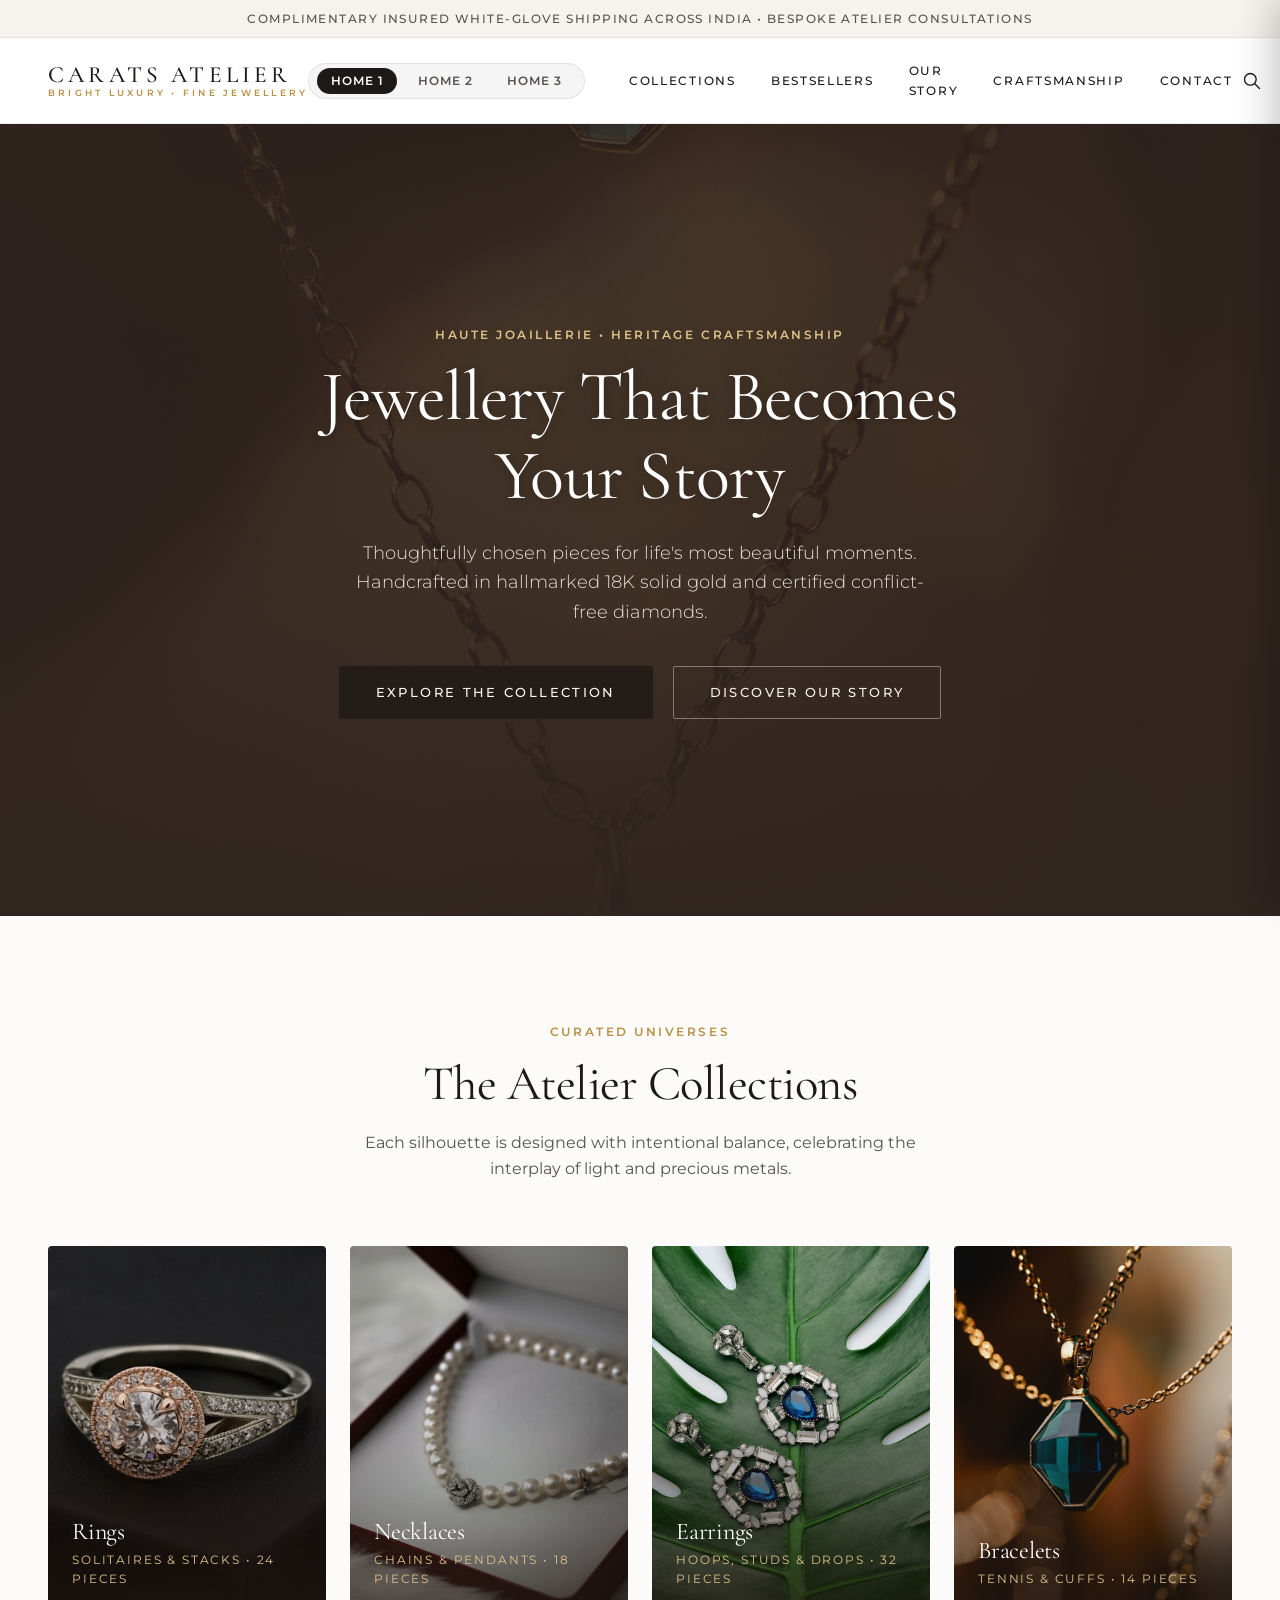
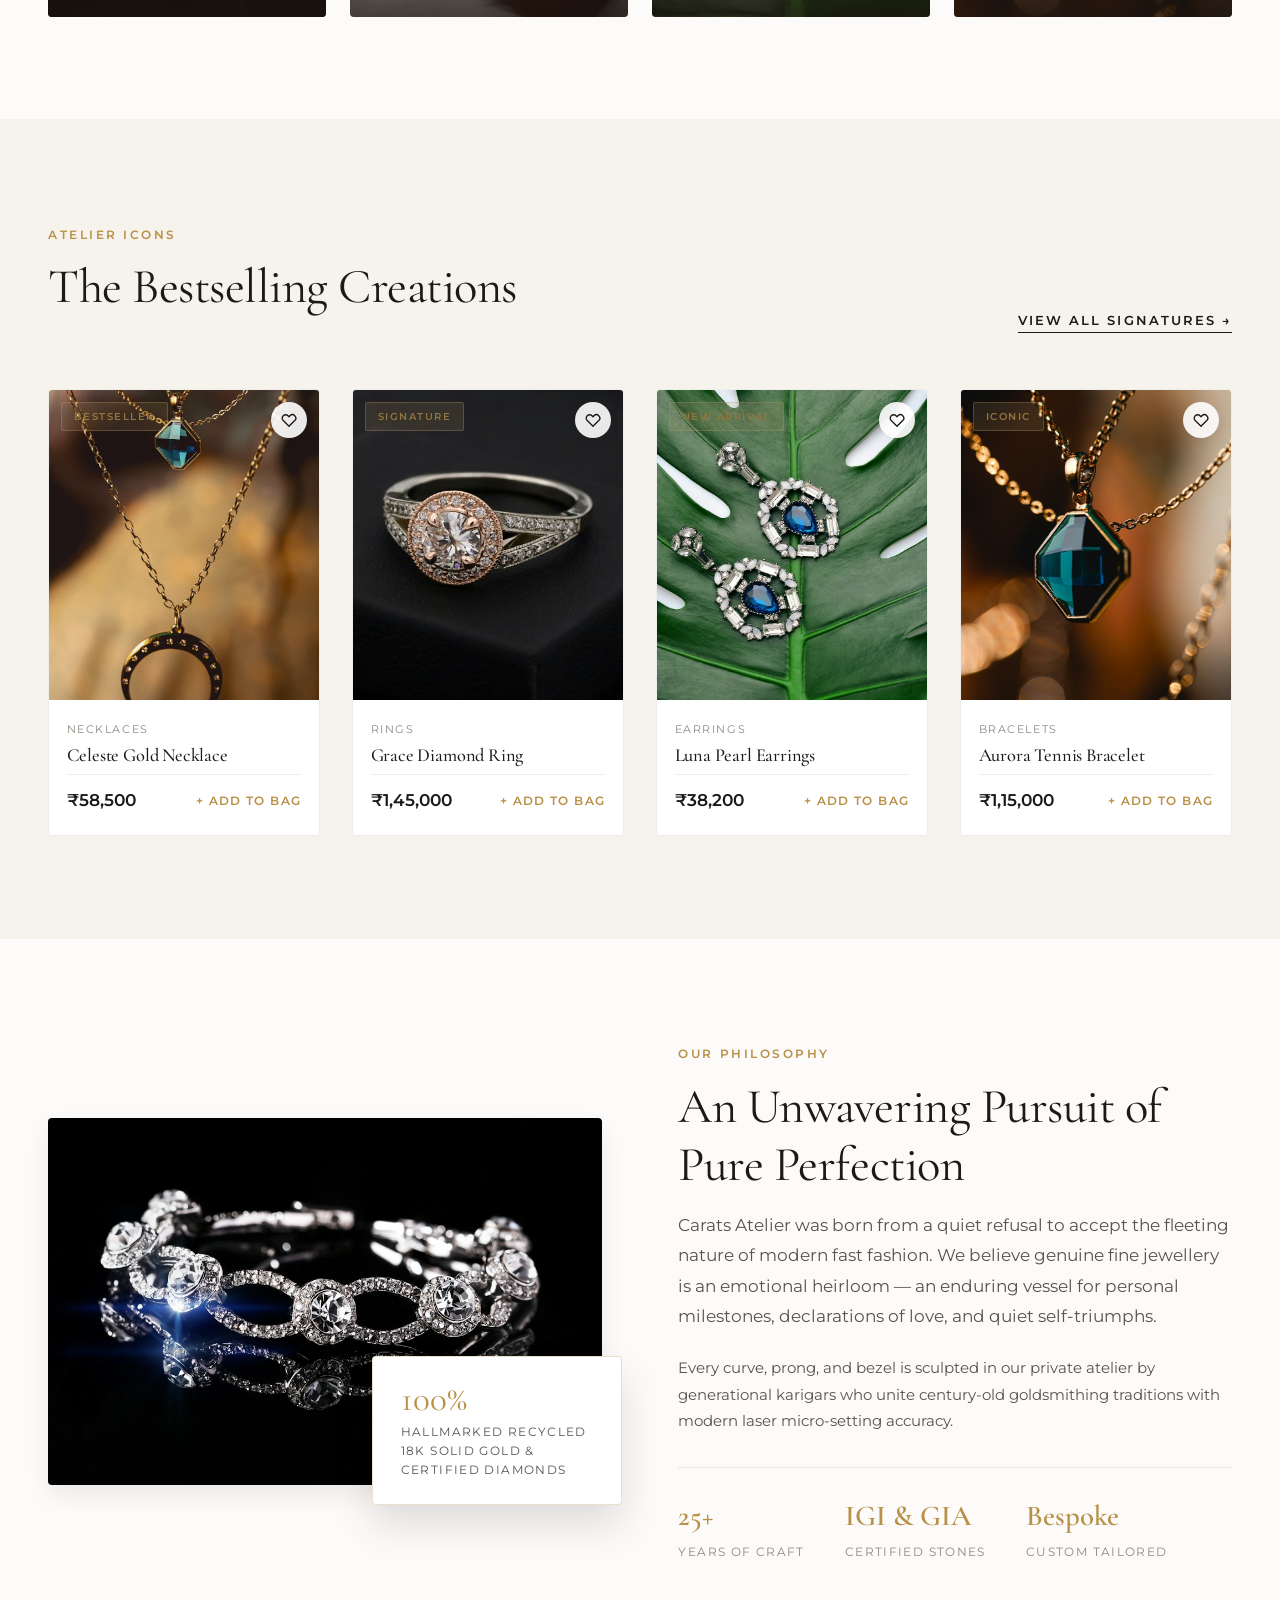
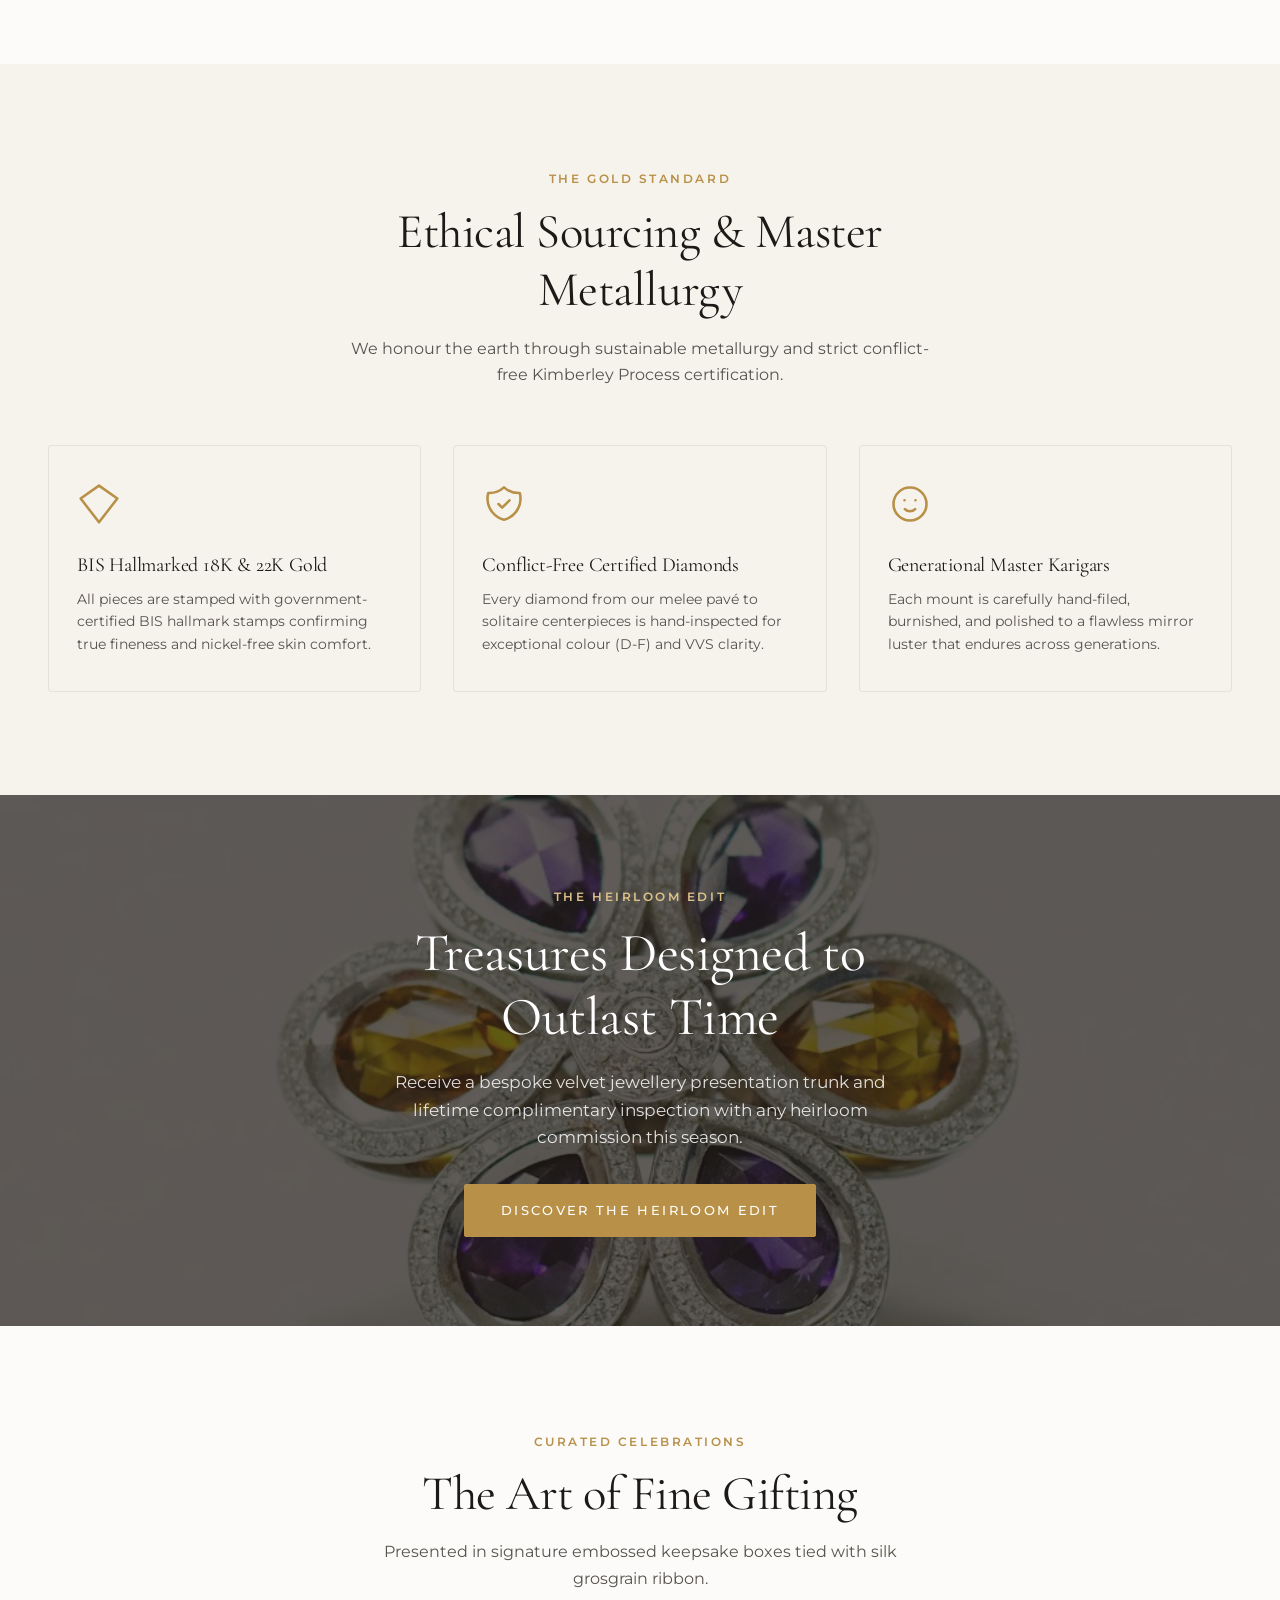
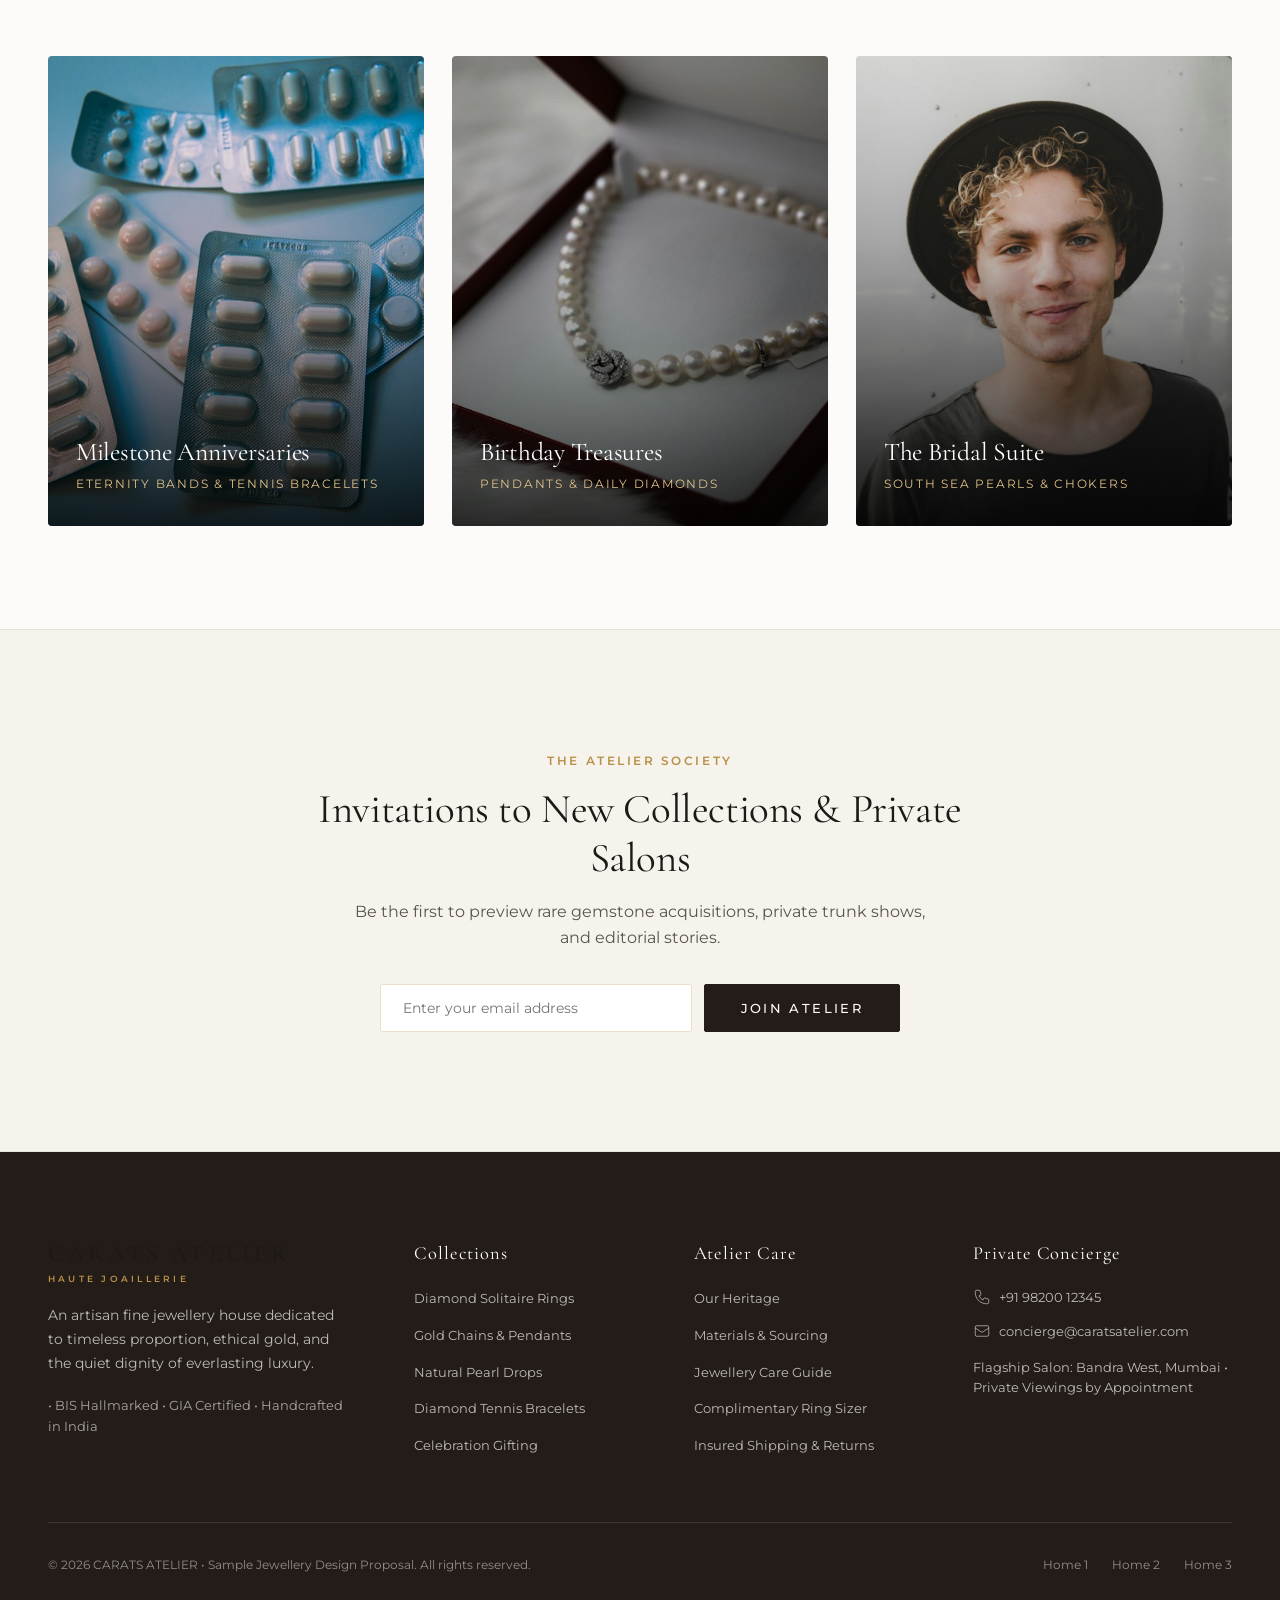
<file: index.html>
<!DOCTYPE html>
<html lang="en">
<head>
  <meta charset="UTF-8">
  <meta name="viewport" content="width=device-width, initial-scale=1.0">
  <title>CARATS ATELIER | Timeless Luxury Fine Jewellery</title>
  <meta name="description" content="Discover handcrafted fine jewellery in 18K solid gold and conflict-free diamonds. Timeless luxury designed to become your story.">
  <link rel="stylesheet" href="css/style.css">
  <link rel="icon" href="data:image/svg+xml,<svg xmlns='http://www.w3.org/2000/svg' viewBox='0 0 24 24' fill='%23B69A65'><path d='M12 2L2 9l10 13 10-13-10-7z'/></svg>">
</head>
<body class="theme-bright theme-timeless">

  <!-- ==================== ANNOUNCEMENT BAR ==================== -->
  <div class="announcement-bar">
    Complimentary Insured White-Glove Shipping Across India &bull; Bespoke Atelier Consultations
  </div>

  <!-- ==================== GLOBAL NAVBAR ==================== -->
  <header class="site-header">
    <div class="container nav-container">
      <!-- Brand Logo -->
      <a href="home-1.html" class="brand-logo" aria-label="Carats Atelier Homepage">
        <span class="brand-wordmark">CARATS ATELIER</span>
        <span class="brand-subtext">BRIGHT LUXURY &bull; FINE JEWELLERY</span>
      </a>

      <!-- Desktop Navigation Menu -->
      <nav class="nav-menu" aria-label="Primary Navigation">
        <div class="nav-concept-group" title="Select Homepage Experience">
          <a href="home-1.html" class="nav-concept-link active" data-concept="home-1">Home 1</a>
          <a href="home-2.html" class="nav-concept-link" data-concept="home-2">Home 2</a>
          <a href="home-3.html" class="nav-concept-link" data-concept="home-3">Home 3</a>
        </div>
        <a href="#collections" class="nav-link">Collections</a>
        <a href="#bestsellers" class="nav-link">Bestsellers</a>
        <a href="#story" class="nav-link">Our Story</a>
        <a href="#craftsmanship" class="nav-link">Craftsmanship</a>
        <a href="#contact" class="nav-link">Contact</a>
      </nav>

      <!-- Action Icons -->
      <div class="nav-actions">
        <!-- Search Trigger -->
        <button class="action-btn search-trigger-btn" aria-label="Search Jewellery Catalogue">
          <svg class="action-icon" fill="none" stroke="currentColor" viewBox="0 0 24 24">
            <path stroke-linecap="round" stroke-linejoin="round" d="M21 21l-6-6m2-5a7 7 0 11-14 0 7 7 0 0114 0z"/>
          </svg>
        </button>

        <!-- Wishlist Trigger -->
        <button class="action-btn" id="header-wishlist-btn" aria-label="View Wishlist">
          <svg class="action-icon" fill="none" stroke="currentColor" viewBox="0 0 24 24">
            <path stroke-linecap="round" stroke-linejoin="round" d="M4.318 6.318a4.5 4.5 0 000 6.364L12 20.364l7.682-7.682a4.5 4.5 0 00-6.364-6.364L12 7.636l-1.318-1.318a4.5 4.5 0 00-6.364 0z"/>
          </svg>
          <span class="action-badge wishlist-count-badge" style="display: none;">0</span>
        </button>

        <!-- Shopping Bag Trigger -->
        <button class="action-btn" id="header-bag-btn" aria-label="View Atelier Bag">
          <svg class="action-icon" fill="none" stroke="currentColor" viewBox="0 0 24 24">
            <path stroke-linecap="round" stroke-linejoin="round" d="M16 11V7a4 4 0 00-8 0v4M5 9h14l1 12H4L5 9z"/>
          </svg>
          <span class="action-badge bag-count-badge">1</span>
        </button>

        <!-- Mobile Menu Toggle -->
        <button class="mobile-toggle" aria-label="Open Mobile Menu">
          <svg fill="none" stroke="currentColor" viewBox="0 0 24 24">
            <path stroke-linecap="round" stroke-linejoin="round" stroke-width="2" d="M4 6h16M4 12h16M4 18h16"/>
          </svg>
        </button>
      </div>
    </div>
  </header>

  <!-- ==================== MOBILE DRAWER ==================== -->
  <div class="mobile-drawer" role="dialog" aria-modal="true" aria-label="Mobile Navigation Drawer">
    <div class="mobile-drawer-content">
      <div class="mobile-drawer-header">
        <div class="brand-logo">
          <span class="brand-wordmark" style="font-size: 1.25rem;">CARATS ATELIER</span>
          <span class="brand-subtext">FINE JEWELLERY</span>
        </div>
        <button class="mobile-close-btn" aria-label="Close Mobile Menu">&times;</button>
      </div>

      <div class="mobile-concept-list">
        <span class="mobile-concept-title">Select Experience:</span>
        <a href="home-1.html" class="nav-concept-link active" data-concept="home-1">Home 1</a>
        <a href="home-2.html" class="nav-concept-link" data-concept="home-2">Home 2</a>
        <a href="home-3.html" class="nav-concept-link" data-concept="home-3">Home 3</a>
      </div>

      <nav class="mobile-nav-links">
        <a href="#collections" class="mobile-nav-link">Collections</a>
        <a href="#bestsellers" class="mobile-nav-link">Bestsellers</a>
        <a href="#story" class="mobile-nav-link">Our Story</a>
        <a href="#craftsmanship" class="mobile-nav-link">Craftsmanship</a>
        <a href="#gifting" class="mobile-nav-link">Curated Gifts</a>
        <a href="#contact" class="mobile-nav-link">Contact & Concierge</a>
      </nav>

      <div style="padding-top: 2rem; border-top: 1px solid var(--border-subtle); font-size: 0.8rem; color: var(--text-muted);">
        <p>Atelier Appointments: +91 98200 12345</p>
        <p>concierge@caratsatelier.com</p>
      </div>
    </div>
  </div>

  <main>
    <!-- ==================== HERO SECTION (TIMELESS LUXURY) ==================== -->
    <section class="hero-timeless" id="hero">
      <img src="assets/images/hero-timeless.jpg" alt="Exquisite 18K gold and diamond jewellery editorial campaign" class="hero-timeless-bg">
      <div class="hero-timeless-overlay"></div>
      <div class="hero-timeless-content">
        <span class="eyebrow">Haute Joaillerie &bull; Heritage Craftsmanship</span>
        <h1 class="hero-timeless-title">Jewellery That Becomes Your Story</h1>
        <p class="hero-timeless-desc">
          Thoughtfully chosen pieces for life's most beautiful moments. Handcrafted in hallmarked 18K solid gold and certified conflict-free diamonds.
        </p>
        <div class="hero-btn-group">
          <a href="#collections" class="btn btn-primary">Explore the Collection</a>
          <a href="#story" class="btn btn-secondary">Discover Our Story</a>
        </div>
      </div>
    </section>

    <!-- ==================== FEATURED COLLECTIONS ==================== -->
    <section class="section-padding" id="collections">
      <div class="container">
        <div style="text-align: center; margin-bottom: clamp(2.5rem, 5vw, 4rem);">
          <span class="eyebrow">Curated Universes</span>
          <h2 class="section-title">The Atelier Collections</h2>
          <p class="section-desc">Each silhouette is designed with intentional balance, celebrating the interplay of light and precious metals.</p>
        </div>

        <div class="category-grid">
          <!-- Rings -->
          <a href="#bestsellers" class="category-card" aria-label="Explore Rings">
            <img src="assets/images/cat-rings.jpg" alt="Fine diamond rings and gold solitaires" class="category-card-img" loading="lazy">
            <div class="category-card-overlay">
              <h3 class="category-card-title">Rings</h3>
              <span class="category-card-count">Solitaires & Stacks &bull; 24 Pieces</span>
            </div>
          </a>

          <!-- Necklaces -->
          <a href="#bestsellers" class="category-card" aria-label="Explore Necklaces">
            <img src="assets/images/cat-necklaces.jpg" alt="Gold pendants and diamond necklaces" class="category-card-img" loading="lazy">
            <div class="category-card-overlay">
              <h3 class="category-card-title">Necklaces</h3>
              <span class="category-card-count">Chains & Pendants &bull; 18 Pieces</span>
            </div>
          </a>

          <!-- Earrings -->
          <a href="#bestsellers" class="category-card" aria-label="Explore Earrings">
            <img src="assets/images/cat-earrings.jpg" alt="Pearl drop earrings and diamond studs" class="category-card-img" loading="lazy">
            <div class="category-card-overlay">
              <h3 class="category-card-title">Earrings</h3>
              <span class="category-card-count">Hoops, Studs & Drops &bull; 32 Pieces</span>
            </div>
          </a>

          <!-- Bracelets -->
          <a href="#bestsellers" class="category-card" aria-label="Explore Bracelets">
            <img src="assets/images/cat-bracelets.jpg" alt="Gold link bracelets and diamond tennis bracelets" class="category-card-img" loading="lazy">
            <div class="category-card-overlay">
              <h3 class="category-card-title">Bracelets</h3>
              <span class="category-card-count">Tennis & Cuffs &bull; 14 Pieces</span>
            </div>
          </a>
        </div>
      </div>
    </section>

    <!-- ==================== BESTSELLERS (4 ICONIC PRODUCT CARDS) ==================== -->
    <section class="section-padding" id="bestsellers" style="background-color: var(--bg-secondary);">
      <div class="container">
        <div style="display: flex; justify-content: space-between; align-items: flex-end; margin-bottom: clamp(2.5rem, 5vw, 3.5rem); flex-wrap: wrap; gap: 1rem;">
          <div>
            <span class="eyebrow">Atelier Icons</span>
            <h2 class="section-title">The Bestselling Creations</h2>
          </div>
          <button class="btn-underline" onclick="showToast('Displaying full 32-piece catalogue in presentation modal.', '✦')">View All Signatures &rarr;</button>
        </div>

        <div class="product-grid">
          <!-- Product 1: Celeste Gold Necklace -->
          <article class="product-card">
            <div class="product-image-wrap">
              <div class="product-badges">
                <span class="badge badge-gold">Bestseller</span>
              </div>
              <button class="product-wishlist-btn" data-product-id="celeste-necklace" aria-label="Save Celeste Gold Necklace to Wishlist">
                <svg width="18" height="18" fill="none" stroke="currentColor" stroke-width="1.8" viewBox="0 0 24 24">
                  <path stroke-linecap="round" stroke-linejoin="round" d="M4.318 6.318a4.5 4.5 0 000 6.364L12 20.364l7.682-7.682a4.5 4.5 0 00-6.364-6.364L12 7.636l-1.318-1.318a4.5 4.5 0 00-6.364 0z"/>
                </svg>
              </button>
              <img src="assets/images/celeste-necklace.jpg" alt="Celeste Gold Necklace in 18K yellow gold" class="product-img" loading="lazy">
              <button class="product-quickview-btn" data-product-id="celeste-necklace">Quick View</button>
            </div>
            <div class="product-info">
              <span class="product-category">Necklaces</span>
              <h3 class="product-title">Celeste Gold Necklace</h3>
              <div class="product-footer">
                <span class="product-price">₹58,500</span>
                <button class="product-add-btn" onclick="addToBag('celeste-necklace')">+ Add to Bag</button>
              </div>
            </div>
          </article>

          <!-- Product 2: Grace Diamond Ring -->
          <article class="product-card">
            <div class="product-image-wrap">
              <div class="product-badges">
                <span class="badge badge-gold">Signature</span>
              </div>
              <button class="product-wishlist-btn" data-product-id="grace-ring" aria-label="Save Grace Diamond Ring to Wishlist">
                <svg width="18" height="18" fill="none" stroke="currentColor" stroke-width="1.8" viewBox="0 0 24 24">
                  <path stroke-linecap="round" stroke-linejoin="round" d="M4.318 6.318a4.5 4.5 0 000 6.364L12 20.364l7.682-7.682a4.5 4.5 0 00-6.364-6.364L12 7.636l-1.318-1.318a4.5 4.5 0 00-6.364 0z"/>
                </svg>
              </button>
              <img src="assets/images/grace-ring.jpg" alt="Grace Diamond Ring cushion cut solitaire" class="product-img" loading="lazy">
              <button class="product-quickview-btn" data-product-id="grace-ring">Quick View</button>
            </div>
            <div class="product-info">
              <span class="product-category">Rings</span>
              <h3 class="product-title">Grace Diamond Ring</h3>
              <div class="product-footer">
                <span class="product-price">₹1,45,000</span>
                <button class="product-add-btn" onclick="addToBag('grace-ring')">+ Add to Bag</button>
              </div>
            </div>
          </article>

          <!-- Product 3: Luna Pearl Earrings -->
          <article class="product-card">
            <div class="product-image-wrap">
              <div class="product-badges">
                <span class="badge badge-gold">New Arrival</span>
              </div>
              <button class="product-wishlist-btn" data-product-id="luna-earrings" aria-label="Save Luna Pearl Earrings to Wishlist">
                <svg width="18" height="18" fill="none" stroke="currentColor" stroke-width="1.8" viewBox="0 0 24 24">
                  <path stroke-linecap="round" stroke-linejoin="round" d="M4.318 6.318a4.5 4.5 0 000 6.364L12 20.364l7.682-7.682a4.5 4.5 0 00-6.364-6.364L12 7.636l-1.318-1.318a4.5 4.5 0 00-6.364 0z"/>
                </svg>
              </button>
              <img src="assets/images/luna-earrings.jpg" alt="Luna Pearl Earrings in 18K solid gold" class="product-img" loading="lazy">
              <button class="product-quickview-btn" data-product-id="luna-earrings">Quick View</button>
            </div>
            <div class="product-info">
              <span class="product-category">Earrings</span>
              <h3 class="product-title">Luna Pearl Earrings</h3>
              <div class="product-footer">
                <span class="product-price">₹38,200</span>
                <button class="product-add-btn" onclick="addToBag('luna-earrings')">+ Add to Bag</button>
              </div>
            </div>
          </article>

          <!-- Product 4: Aurora Tennis Bracelet -->
          <article class="product-card">
            <div class="product-image-wrap">
              <div class="product-badges">
                <span class="badge badge-gold">Iconic</span>
              </div>
              <button class="product-wishlist-btn" data-product-id="aurora-bracelet" aria-label="Save Aurora Tennis Bracelet to Wishlist">
                <svg width="18" height="18" fill="none" stroke="currentColor" stroke-width="1.8" viewBox="0 0 24 24">
                  <path stroke-linecap="round" stroke-linejoin="round" d="M4.318 6.318a4.5 4.5 0 000 6.364L12 20.364l7.682-7.682a4.5 4.5 0 00-6.364-6.364L12 7.636l-1.318-1.318a4.5 4.5 0 00-6.364 0z"/>
                </svg>
              </button>
              <img src="assets/images/aurora-bracelet.jpg" alt="Aurora Tennis Bracelet with brilliant diamonds" class="product-img" loading="lazy">
              <button class="product-quickview-btn" data-product-id="aurora-bracelet">Quick View</button>
            </div>
            <div class="product-info">
              <span class="product-category">Bracelets</span>
              <h3 class="product-title">Aurora Tennis Bracelet</h3>
              <div class="product-footer">
                <span class="product-price">₹1,15,000</span>
                <button class="product-add-btn" onclick="addToBag('aurora-bracelet')">+ Add to Bag</button>
              </div>
            </div>
          </article>
        </div>
      </div>
    </section>

    <!-- ==================== BRAND STORY (SPLIT IMAGE & TEXT) ==================== -->
    <section class="section-padding" id="story">
      <div class="container">
        <div class="split-section">
          <div class="split-media">
            <img src="assets/images/craft-atelier.jpg" alt="Master jewellery craftsman hand-setting precious stones in the atelier" class="split-img" loading="lazy">
            <div class="split-floating-note">
              <div class="split-note-num">100%</div>
              <div class="split-note-text">Hallmarked Recycled 18K Solid Gold & Certified Diamonds</div>
            </div>
          </div>
          <div class="split-content">
            <span class="eyebrow">Our Philosophy</span>
            <h2 class="section-title">An Unwavering Pursuit of Pure Perfection</h2>
            <p style="font-size: 1.05rem; line-height: 1.8; color: var(--text-secondary); margin-bottom: 1.5rem;">
              Carats Atelier was born from a quiet refusal to accept the fleeting nature of modern fast fashion. We believe genuine fine jewellery is an emotional heirloom — an enduring vessel for personal milestones, declarations of love, and quiet self-triumphs.
            </p>
            <p style="font-size: 0.95rem; line-height: 1.75; color: var(--text-secondary); margin-bottom: 2rem;">
              Every curve, prong, and bezel is sculpted in our private atelier by generational karigars who unite century-old goldsmithing traditions with modern laser micro-setting accuracy.
            </p>
            <div style="display: flex; gap: 2.5rem; border-top: 1px solid var(--border-subtle); padding-top: 1.5rem;">
              <div>
                <span style="font-family: var(--font-heading); font-size: 1.8rem; font-weight: 600; color: var(--accent-gold);">25+</span>
                <p style="font-size: 0.72rem; letter-spacing: 0.12em; text-transform: uppercase; color: var(--text-muted); margin-top: 0.2rem;">Years of Craft</p>
              </div>
              <div>
                <span style="font-family: var(--font-heading); font-size: 1.8rem; font-weight: 600; color: var(--accent-gold);">IGI & GIA</span>
                <p style="font-size: 0.72rem; letter-spacing: 0.12em; text-transform: uppercase; color: var(--text-muted); margin-top: 0.2rem;">Certified Stones</p>
              </div>
              <div>
                <span style="font-family: var(--font-heading); font-size: 1.8rem; font-weight: 600; color: var(--accent-gold);">Bespoke</span>
                <p style="font-size: 0.72rem; letter-spacing: 0.12em; text-transform: uppercase; color: var(--text-muted); margin-top: 0.2rem;">Custom Tailored</p>
              </div>
            </div>
          </div>
        </div>
      </div>
    </section>

    <!-- ==================== CRAFTSMANSHIP & MATERIALS ==================== -->
    <section class="section-padding" id="craftsmanship" style="background-color: var(--bg-secondary);">
      <div class="container">
        <div style="text-align: center; max-width: 650px; margin-inline: auto;">
          <span class="eyebrow">The Gold Standard</span>
          <h2 class="section-title">Ethical Sourcing & Master Metallurgy</h2>
          <p class="section-desc">We honour the earth through sustainable metallurgy and strict conflict-free Kimberley Process certification.</p>
        </div>

        <div class="features-grid">
          <!-- Feature 1 -->
          <div class="feature-box">
            <svg class="feature-icon" fill="none" stroke="currentColor" stroke-width="1.4" viewBox="0 0 24 24">
              <path stroke-linecap="round" stroke-linejoin="round" d="M12 2L2 9l10 13 10-13-10-7z"/>
            </svg>
            <h3 class="feature-title">BIS Hallmarked 18K & 22K Gold</h3>
            <p class="feature-desc">All pieces are stamped with government-certified BIS hallmark stamps confirming true fineness and nickel-free skin comfort.</p>
          </div>

          <!-- Feature 2 -->
          <div class="feature-box">
            <svg class="feature-icon" fill="none" stroke="currentColor" stroke-width="1.4" viewBox="0 0 24 24">
              <path stroke-linecap="round" stroke-linejoin="round" d="M9 12l2 2 4-4m5.618-4.016A11.955 11.955 0 0112 2.944a11.955 11.955 0 01-8.618 3.04A12.02 12.02 0 003 9c0 5.591 3.824 10.29 9 11.622 5.176-1.332 9-6.03 9-11.622 0-1.042-.133-2.052-.382-3.016z"/>
            </svg>
            <h3 class="feature-title">Conflict-Free Certified Diamonds</h3>
            <p class="feature-desc">Every diamond from our melee pavé to solitaire centerpieces is hand-inspected for exceptional colour (D-F) and VVS clarity.</p>
          </div>

          <!-- Feature 3 -->
          <div class="feature-box">
            <svg class="feature-icon" fill="none" stroke="currentColor" stroke-width="1.4" viewBox="0 0 24 24">
              <path stroke-linecap="round" stroke-linejoin="round" d="M14.828 14.828a4 4 0 01-5.656 0M9 10h.01M15 10h.01M21 12a9 9 0 11-18 0 9 9 0 0118 0z"/>
            </svg>
            <h3 class="feature-title">Generational Master Karigars</h3>
            <p class="feature-desc">Each mount is carefully hand-filed, burnished, and polished to a flawless mirror luster that endures across generations.</p>
          </div>
        </div>
      </div>
    </section>

    <!-- ==================== PROMOTIONAL BANNER ==================== -->
    <section class="promo-banner">
      <img src="assets/images/materials-gold.jpg" alt="Rich gold jewellery showcase" class="promo-banner-bg" loading="lazy">
      <div class="container promo-banner-content">
        <span class="eyebrow" style="color: var(--accent-gold-light);">The Heirloom Edit</span>
        <h2 class="promo-banner-title">Treasures Designed to Outlast Time</h2>
        <p class="promo-banner-desc">
          Receive a bespoke velvet jewellery presentation trunk and lifetime complimentary inspection with any heirloom commission this season.
        </p>
        <a href="#bestsellers" class="btn btn-primary" style="background-color: var(--accent-gold); color: #FFFFFF; border-color: var(--accent-gold);">
          Discover The Heirloom Edit
        </a>
      </div>
    </section>

    <!-- ==================== CURATED GIFT COLLECTION ==================== -->
    <section class="section-padding" id="gifting">
      <div class="container">
        <div style="text-align: center; margin-bottom: clamp(2.5rem, 5vw, 4rem);">
          <span class="eyebrow">Curated Celebrations</span>
          <h2 class="section-title">The Art of Fine Gifting</h2>
          <p class="section-desc">Presented in signature embossed keepsake boxes tied with silk grosgrain ribbon.</p>
        </div>

        <div class="gifting-grid">
          <!-- Gift 1 -->
          <div class="gift-card">
            <img src="assets/images/gift-box.jpg" alt="Luxury gift box presentation" loading="lazy">
            <div class="gift-card-content">
              <h3 class="gift-card-title">Milestone Anniversaries</h3>
              <span class="gift-card-sub">Eternity Bands & Tennis Bracelets</span>
            </div>
          </div>

          <!-- Gift 2 -->
          <div class="gift-card">
            <img src="assets/images/romantic-moment.jpg" alt="Couple celebrating with gold ring" loading="lazy">
            <div class="gift-card-content">
              <h3 class="gift-card-title">Birthday Treasures</h3>
              <span class="gift-card-sub">Pendants & Daily Diamonds</span>
            </div>
          </div>

          <!-- Gift 3 -->
          <div class="gift-card">
            <img src="assets/images/editorial-1.jpg" alt="Fine jewellery model" loading="lazy">
            <div class="gift-card-content">
              <h3 class="gift-card-title">The Bridal Suite</h3>
              <span class="gift-card-sub">South Sea Pearls & Chokers</span>
            </div>
          </div>
        </div>
      </div>
    </section>

    <!-- ==================== NEWSLETTER SECTION ==================== -->
    <section class="section-padding newsletter-section">
      <div class="container">
        <div class="newsletter-card">
          <span class="eyebrow">The Atelier Society</span>
          <h2 class="section-title" style="font-size: clamp(1.8rem, 3.2vw, 2.6rem);">Invitations to New Collections & Private Salons</h2>
          <p class="section-desc">Be the first to preview rare gemstone acquisitions, private trunk shows, and editorial stories.</p>
          
          <form class="newsletter-form">
            <input type="email" class="newsletter-input" placeholder="Enter your email address" required aria-label="Email address for newsletter">
            <button type="submit" class="btn btn-primary">Join Atelier</button>
          </form>
          <div class="newsletter-feedback"></div>
        </div>
      </div>
    </section>
  </main>

  <!-- ==================== REFINED MULTI-COLUMN FOOTER ==================== -->
  <footer class="site-footer" id="contact">
    <div class="container">
      <div class="footer-top">
        <div class="footer-brand">
          <div class="brand-logo">
            <span class="brand-wordmark">CARATS ATELIER</span>
            <span class="brand-subtext" style="color: var(--accent-gold-light);">HAUTE JOAILLERIE</span>
          </div>
          <p class="footer-desc">
            An artisan fine jewellery house dedicated to timeless proportion, ethical gold, and the quiet dignity of everlasting luxury.
          </p>
          <div style="font-size: 0.8rem; color: rgba(255, 255, 255, 0.6); margin-top: 1rem;">
            &bull; BIS Hallmarked &bull; GIA Certified &bull; Handcrafted in India
          </div>
        </div>

        <div>
          <h4 class="footer-heading">Collections</h4>
          <ul class="footer-links">
            <li><a href="#collections" class="footer-link">Diamond Solitaire Rings</a></li>
            <li><a href="#collections" class="footer-link">Gold Chains & Pendants</a></li>
            <li><a href="#collections" class="footer-link">Natural Pearl Drops</a></li>
            <li><a href="#collections" class="footer-link">Diamond Tennis Bracelets</a></li>
            <li><a href="#gifting" class="footer-link">Celebration Gifting</a></li>
          </ul>
        </div>

        <div>
          <h4 class="footer-heading">Atelier Care</h4>
          <ul class="footer-links">
            <li><a href="#story" class="footer-link">Our Heritage</a></li>
            <li><a href="#craftsmanship" class="footer-link">Materials & Sourcing</a></li>
            <li><a href="javascript:void(0)" onclick="showToast('Complimentary cleaning and prong checks available at our atelier.', '✨')" class="footer-link">Jewellery Care Guide</a></li>
            <li><a href="javascript:void(0)" onclick="showToast('Complimentary ring sizing ring sizer dispatched on request.', '💍')" class="footer-link">Complimentary Ring Sizer</a></li>
            <li><a href="javascript:void(0)" onclick="showToast('White-glove insured delivery partner: Sequel Logistics.', '📦')" class="footer-link">Insured Shipping & Returns</a></li>
          </ul>
        </div>

        <div>
          <h4 class="footer-heading">Private Concierge</h4>
          <div class="footer-contact-item">
            <svg width="18" height="18" fill="none" stroke="currentColor" viewBox="0 0 24 24"><path d="M3 5a2 2 0 012-2h3.28a1 1 0 01.948.684l1.498 4.493a1 1 0 01-.502 1.21l-2.257 1.13a11.042 11.042 0 005.516 5.516l1.13-2.257a1 1 0 011.21-.502l4.493 1.498a1 1 0 01.684.949V19a2 2 0 01-2 2h-1C9.716 21 3 14.284 3 6V5z"/></svg>
            <span>+91 98200 12345</span>
          </div>
          <div class="footer-contact-item">
            <svg width="18" height="18" fill="none" stroke="currentColor" viewBox="0 0 24 24"><path d="M3 8l7.89 5.26a2 2 0 002.22 0L21 8M5 19h14a2 2 0 002-2V7a2 2 0 00-2-2H5a2 2 0 00-2 2v10a2 2 0 002 2z"/></svg>
            <span>concierge@caratsatelier.com</span>
          </div>
          <div class="footer-contact-item" style="margin-top: 1rem; font-size: 0.8rem; line-height: 1.5;">
            <span>Flagship Salon: Bandra West, Mumbai &bull; Private Viewings by Appointment</span>
          </div>
        </div>
      </div>

      <div class="footer-bottom">
        <div>&copy; 2026 CARATS ATELIER &bull; Sample Jewellery Design Proposal. All rights reserved.</div>
        <div style="display: flex; gap: 1.5rem;">
          <a href="home-1.html">Home 1</a>
          <a href="home-2.html">Home 2</a>
          <a href="home-3.html">Home 3</a>
        </div>
      </div>
    </div>
  </footer>

  <!-- ==================== QUICK-VIEW PRODUCT MODAL ==================== -->
  <div class="modal-overlay" id="quickview-modal" role="dialog" aria-modal="true" aria-label="Product Details Modal">
    <div class="quickview-card">
      <button class="modal-close-btn" id="quickview-close" aria-label="Close modal">&times;</button>
      <div class="quickview-image-pane">
        <img id="qv-image" src="assets/images/celeste-necklace.jpg" alt="Jewellery Piece">
      </div>
      <div class="quickview-details-pane">
        <span class="quickview-category" id="qv-category">Necklaces</span>
        <h3 class="quickview-title" id="qv-title">Celeste Gold Necklace</h3>
        <div class="quickview-price" id="qv-price">₹58,500</div>
        <p class="quickview-desc" id="qv-desc">
          An ethereal creation crafted in 18K hallmarked yellow gold, adorned with handset brilliant-cut pavé diamonds that capture subtle, celestial luminosity.
        </p>

        <div class="quickview-spec-list">
          <div class="quickview-spec-item">
            <span>Precious Metal</span>
            <strong id="qv-metal">18K Solid Gold</strong>
          </div>
          <div class="quickview-spec-item">
            <span>Diamond Quality</span>
            <strong id="qv-stone">VVS-VS Conflict-Free</strong>
          </div>
          <div class="quickview-spec-item">
            <span>Certification</span>
            <strong>BIS Hallmark & Atelier Certificate</strong>
          </div>
        </div>

        <div class="quickview-actions">
          <button class="btn btn-primary" id="qv-add-bag" style="flex: 2;">Add to Atelier Bag</button>
          <button class="btn btn-secondary" id="qv-add-wishlist" style="flex: 1;">Save ♡</button>
        </div>
      </div>
    </div>
  </div>

  <!-- ==================== SHOPPING BAG DRAWER ==================== -->
  <aside class="drawer-panel" id="bag-drawer" aria-label="Shopping Bag Slide-over">
    <div class="drawer-header">
      <h3 class="drawer-title">
        <svg width="22" height="22" fill="none" stroke="currentColor" stroke-width="1.6" viewBox="0 0 24 24">
          <path d="M16 11V7a4 4 0 00-8 0v4M5 9h14l1 12H4L5 9z"/>
        </svg>
        <span>Your Atelier Bag</span>
      </h3>
      <button class="mobile-close-btn" id="bag-drawer-close" aria-label="Close Shopping Bag">&times;</button>
    </div>

    <div class="drawer-body" id="bag-drawer-items">
      <!-- Injected via JavaScript -->
    </div>

    <div class="drawer-footer">
      <div class="drawer-subtotal">
        <span>Estimated Total</span>
        <span id="bag-drawer-subtotal">₹58,500</span>
      </div>
      <p style="font-size: 0.72rem; color: #888; margin-bottom: 1.25rem;">
        * Includes all statutory taxes, BIS hallmarking charges, and insured courier delivery.
      </p>
      <button class="btn btn-primary" id="drawer-checkout-btn" style="width: 100%;">Proceed to Concierge Booking</button>
    </div>
  </aside>

  <!-- ==================== SEARCH MODAL OVERLAY ==================== -->
  <div class="search-modal" id="search-modal" role="dialog" aria-modal="true" aria-label="Search Catalogue">
    <div class="search-modal-header">
      <div class="brand-logo">
        <span class="brand-wordmark" style="font-size: 1.2rem;">CARATS ATELIER</span>
        <span class="brand-subtext">CATALOGUE SEARCH</span>
      </div>
      <button class="modal-close-btn" id="search-close-btn" aria-label="Close search overlay">&times;</button>
    </div>

    <div class="search-bar-wrap">
      <input type="text" class="search-input-field" id="search-input" placeholder="Search necklaces, solitaire rings, pearls, gold..." autocomplete="off">
    </div>

    <div class="search-results-grid" id="search-results">
      <!-- Injected dynamically via JS -->
    </div>
  </div>



  <!-- ==================== BACK TO TOP ==================== -->
  <button class="back-to-top" aria-label="Scroll back to top">
    <svg width="20" height="20" fill="none" stroke="currentColor" stroke-width="2" viewBox="0 0 24 24">
      <path stroke-linecap="round" stroke-linejoin="round" d="M5 10l7-7m0 0l7 7m-7-7v18"/>
    </svg>
  </button>

  <!-- Main JavaScript Engine -->
  <script src="js/main.js"></script>
</body>
</html>
</file>
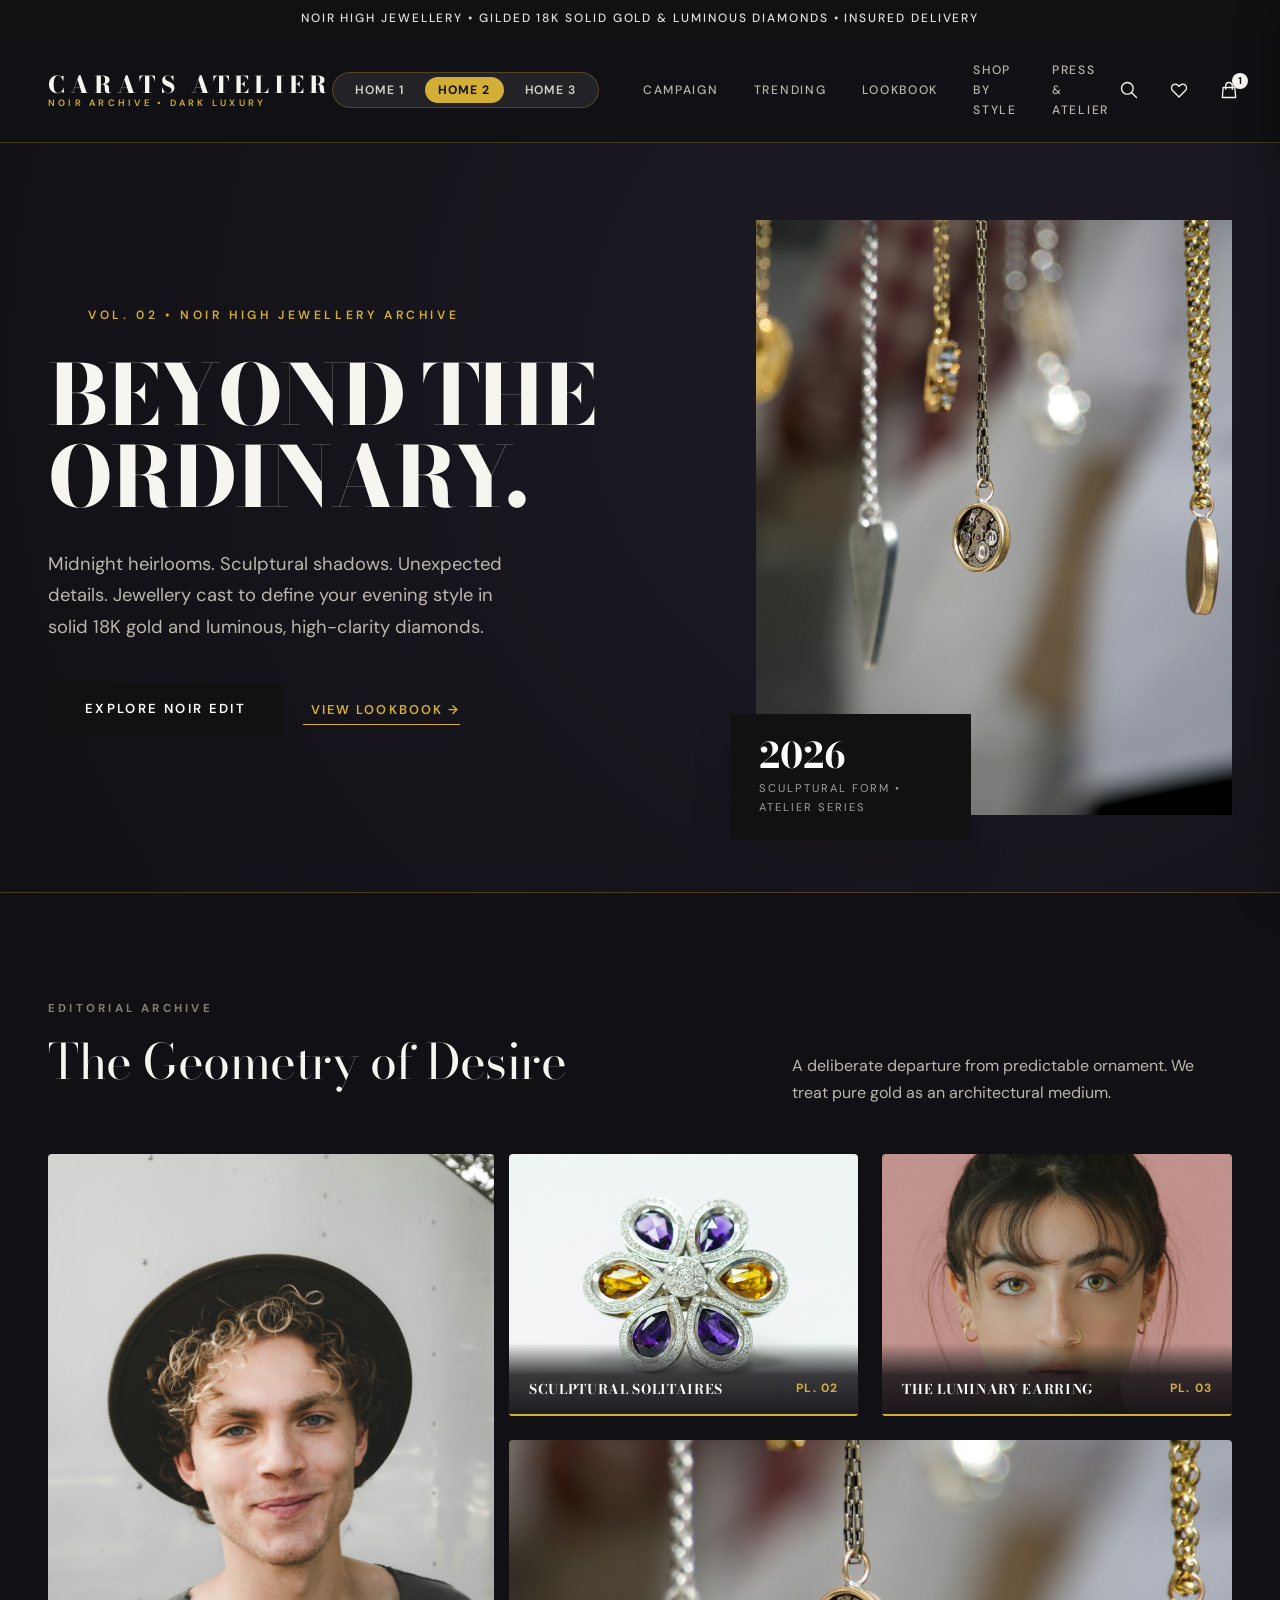
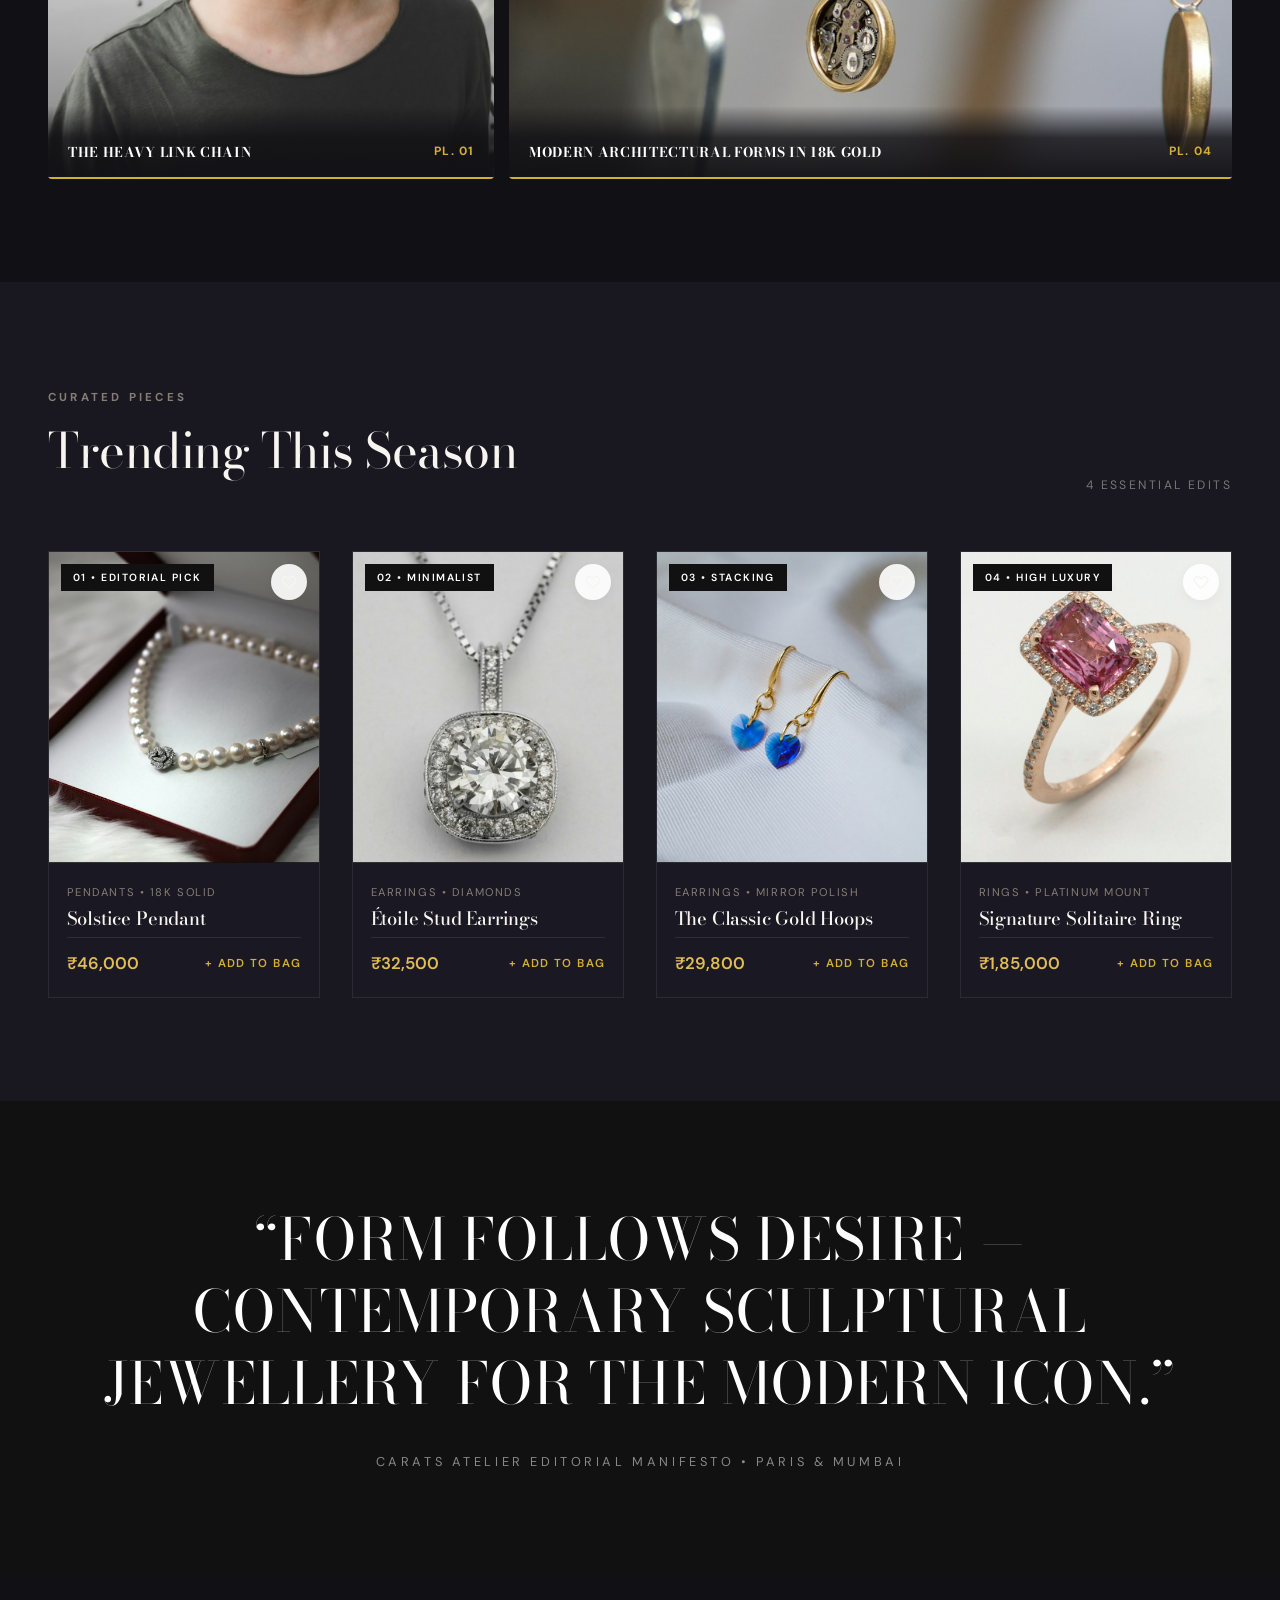
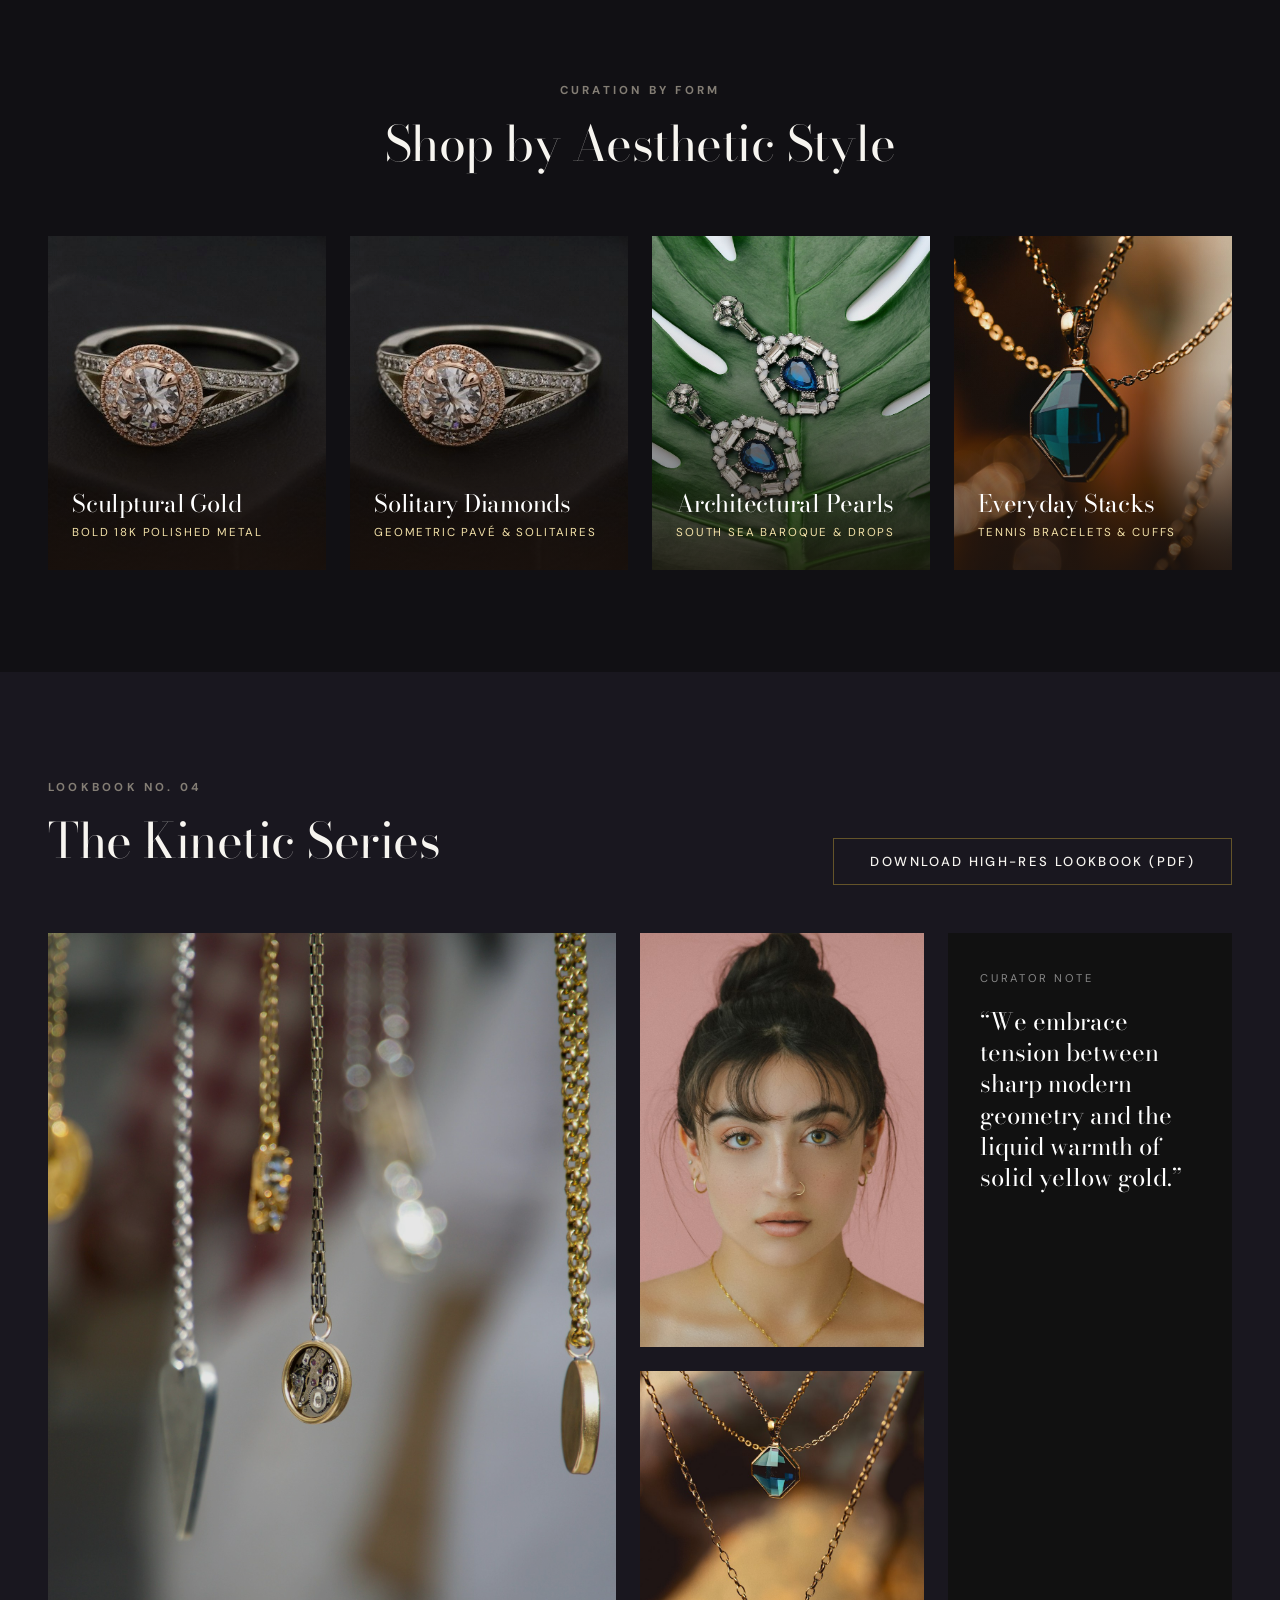
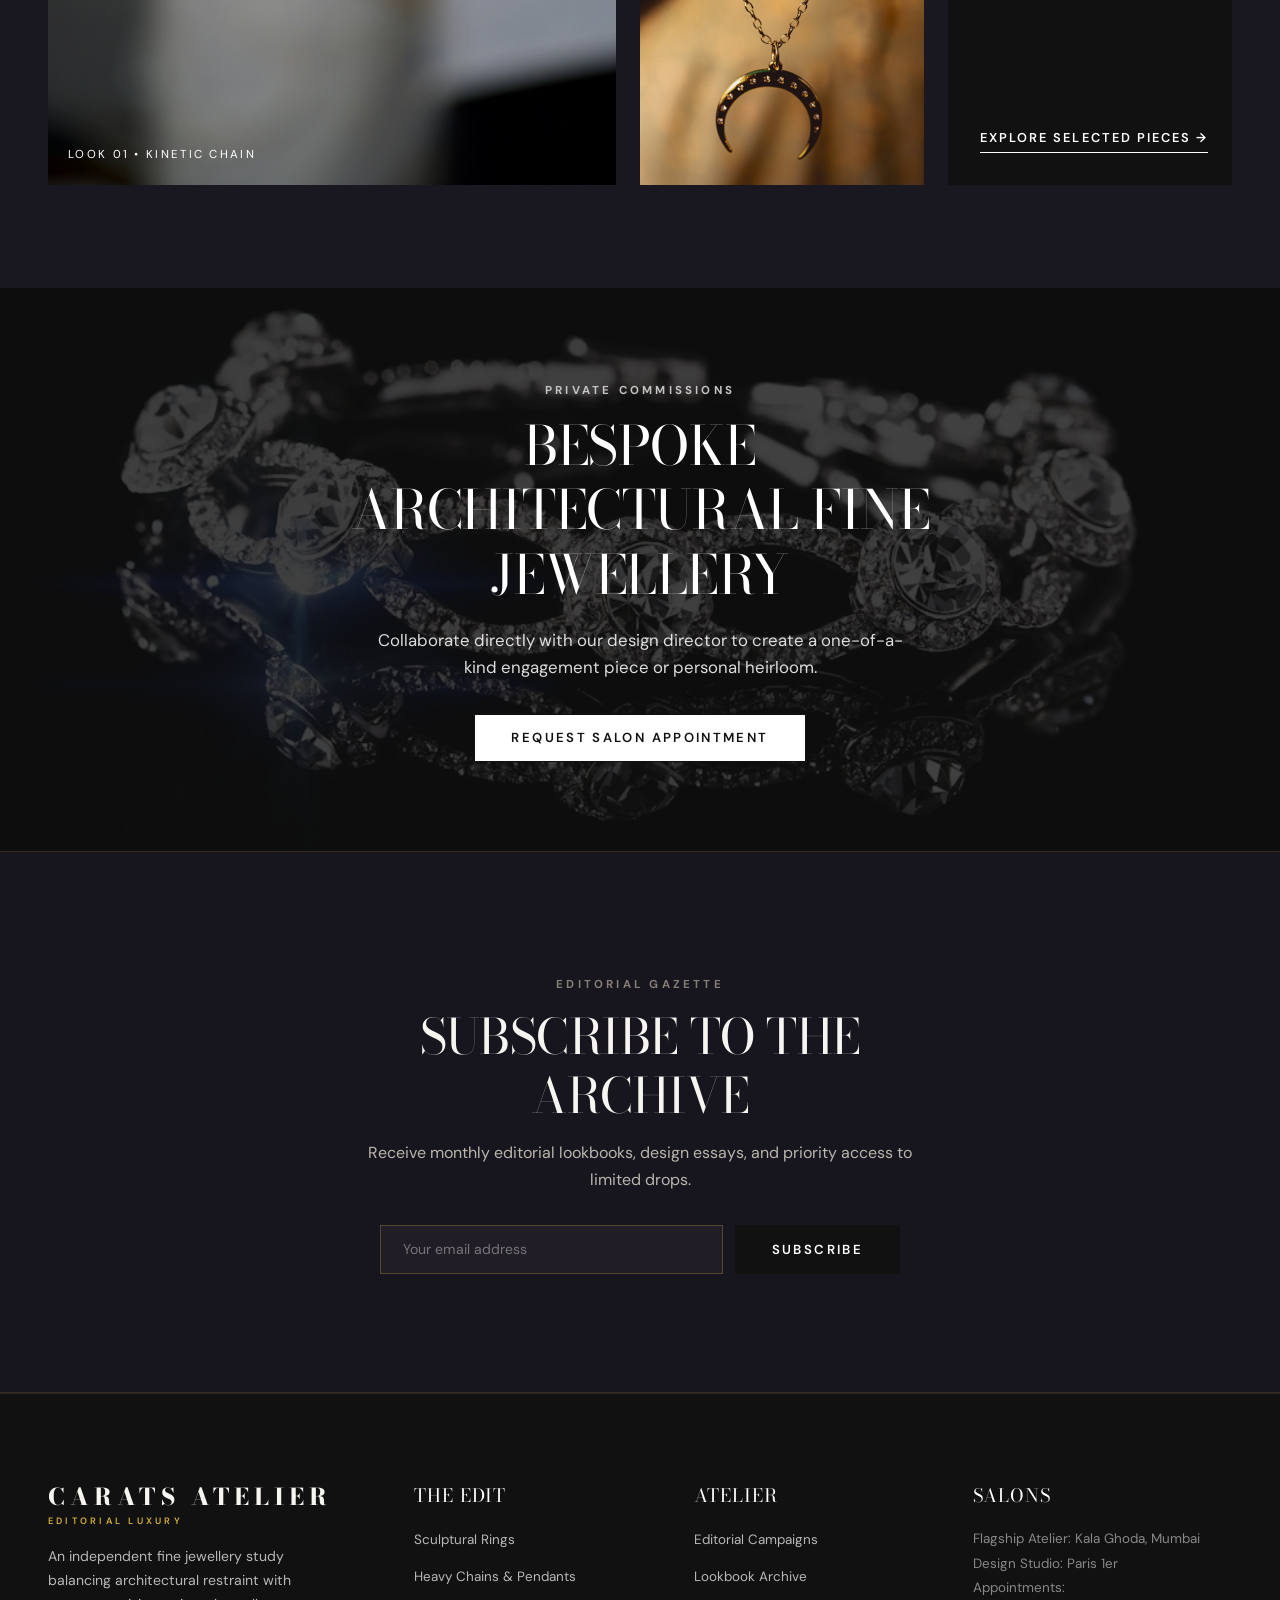
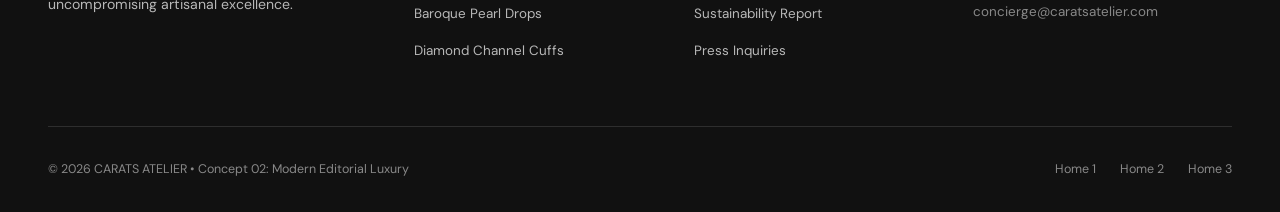
<file: home-2.html>
<!DOCTYPE html>
<html lang="en">
<head>
  <meta charset="UTF-8">
  <meta name="viewport" content="width=device-width, initial-scale=1.0">
  <title>CARATS ATELIER | Modern Editorial Luxury</title>
  <meta name="description" content="Contemporary, fashion-forward jewellery designed to define your style. Modern heirlooms and unexpected details.">
  <link rel="stylesheet" href="css/style.css">
  <link rel="icon" href="data:image/svg+xml,<svg xmlns='http://www.w3.org/2000/svg' viewBox='0 0 24 24' fill='%23111111'><path d='M12 2L2 9l10 13 10-13-10-7z'/></svg>">
</head>
<body class="theme-dark theme-editorial">

  <!-- ==================== ANNOUNCEMENT BAR ==================== -->
  <div class="announcement-bar">
    NOIR HIGH JEWELLERY &bull; GILDED 18K SOLID GOLD & LUMINOUS DIAMONDS &bull; INSURED DELIVERY
  </div>

  <!-- ==================== GLOBAL NAVBAR ==================== -->
  <header class="site-header">
    <div class="container nav-container">
      <a href="home-2.html" class="brand-logo" aria-label="Carats Atelier Dark Luxury">
        <span class="brand-wordmark">CARATS ATELIER</span>
        <span class="brand-subtext" style="color: #D4AF37;">NOIR ARCHIVE &bull; DARK LUXURY</span>
      </a>

      <nav class="nav-menu" aria-label="Primary Navigation">
        <div class="nav-concept-group" title="Select Homepage Experience">
          <a href="home-1.html" class="nav-concept-link" data-concept="home-1">Home 1</a>
          <a href="home-2.html" class="nav-concept-link active" data-concept="home-2">Home 2</a>
          <a href="home-3.html" class="nav-concept-link" data-concept="home-3">Home 3</a>
        </div>
        <a href="#campaign" class="nav-link">Campaign</a>
        <a href="#trending" class="nav-link">Trending</a>
        <a href="#lookbook" class="nav-link">Lookbook</a>
        <a href="#styles" class="nav-link">Shop By Style</a>
        <a href="#contact" class="nav-link">Press & Atelier</a>
      </nav>

      <div class="nav-actions">
        <button class="action-btn search-trigger-btn" aria-label="Search Catalogue">
          <svg class="action-icon" fill="none" stroke="currentColor" viewBox="0 0 24 24">
            <path stroke-linecap="round" stroke-linejoin="round" d="M21 21l-6-6m2-5a7 7 0 11-14 0 7 7 0 0114 0z"/>
          </svg>
        </button>

        <button class="action-btn" id="header-wishlist-btn" aria-label="View Saved">
          <svg class="action-icon" fill="none" stroke="currentColor" viewBox="0 0 24 24">
            <path stroke-linecap="round" stroke-linejoin="round" d="M4.318 6.318a4.5 4.5 0 000 6.364L12 20.364l7.682-7.682a4.5 4.5 0 00-6.364-6.364L12 7.636l-1.318-1.318a4.5 4.5 0 00-6.364 0z"/>
          </svg>
          <span class="action-badge wishlist-count-badge" style="display: none;">0</span>
        </button>

        <button class="action-btn" id="header-bag-btn" aria-label="View Shopping Bag">
          <svg class="action-icon" fill="none" stroke="currentColor" viewBox="0 0 24 24">
            <path stroke-linecap="round" stroke-linejoin="round" d="M16 11V7a4 4 0 00-8 0v4M5 9h14l1 12H4L5 9z"/>
          </svg>
          <span class="action-badge bag-count-badge">1</span>
        </button>

        <button class="mobile-toggle" aria-label="Open Mobile Menu">
          <svg fill="none" stroke="currentColor" viewBox="0 0 24 24">
            <path stroke-linecap="round" stroke-linejoin="round" stroke-width="2" d="M4 6h16M4 12h16M4 18h16"/>
          </svg>
        </button>
      </div>
    </div>
  </header>

  <!-- ==================== MOBILE DRAWER ==================== -->
  <div class="mobile-drawer" role="dialog" aria-modal="true" aria-label="Mobile Navigation">
    <div class="mobile-drawer-content">
      <div class="mobile-drawer-header">
        <div class="brand-logo">
          <span class="brand-wordmark" style="font-size: 1.25rem;">CARATS ATELIER</span>
          <span class="brand-subtext">EDITORIAL EDITION</span>
        </div>
        <button class="mobile-close-btn" aria-label="Close Mobile Menu">&times;</button>
      </div>

      <div class="mobile-concept-list">
        <span class="mobile-concept-title">Select Experience:</span>
        <a href="home-1.html" class="nav-concept-link" data-concept="home-1">Home 1</a>
        <a href="home-2.html" class="nav-concept-link active" data-concept="home-2">Home 2</a>
        <a href="home-3.html" class="nav-concept-link" data-concept="home-3">Home 3</a>
      </div>

      <nav class="mobile-nav-links">
        <a href="#campaign" class="mobile-nav-link">Editorial Campaign</a>
        <a href="#trending" class="mobile-nav-link">Trending Now</a>
        <a href="#lookbook" class="mobile-nav-link">Visual Lookbook</a>
        <a href="#styles" class="mobile-nav-link">Shop By Style</a>
        <a href="#contact" class="mobile-nav-link">Contact & Atelier</a>
      </nav>
    </div>
  </div>

  <main>
    <!-- ==================== HERO SECTION (DARK EDITORIAL LUXURY) ==================== -->
    <section class="hero-editorial" id="hero" style="background: radial-gradient(circle at 75% 30%, #1D1A25 0%, #111014 100%);">
      <div class="container hero-editorial-grid">
        <div class="hero-editorial-text">
          <div class="editorial-tag" style="color: #D4AF37;">VOL. 02 &bull; NOIR HIGH JEWELLERY ARCHIVE</div>
          <h1 class="hero-editorial-title" style="color: #F7F5F0;">BEYOND THE ORDINARY.</h1>
          <p class="hero-editorial-desc" style="color: #BBB6AD;">
            Midnight heirlooms. Sculptural shadows. Unexpected details. Jewellery cast to define your evening style in solid 18K gold and luminous, high-clarity diamonds.
          </p>
          <div style="display: flex; gap: 1.25rem; align-items: center; flex-wrap: wrap;">
            <a href="#trending" class="btn btn-primary">Explore Noir Edit</a>
            <a href="#lookbook" class="btn-underline" style="padding-left: 0.5rem; color: #D4AF37;">View Lookbook &rarr;</a>
          </div>
        </div>

        <div class="hero-editorial-media">
          <img src="assets/images/hero-editorial.jpg" alt="Artistic jewellery editorial campaign with model" class="hero-editorial-primary-img">
          <div class="hero-editorial-floating-badge">
            <div class="year">2026</div>
            <div class="text">Sculptural Form &bull; Atelier Series</div>
          </div>
        </div>
      </div>
    </section>

    <!-- ==================== EDITORIAL CAMPAIGN GALLERY (ASYMMETRICAL SPREAD) ==================== -->
    <section class="section-padding" id="campaign">
      <div class="container">
        <div style="display: flex; justify-content: space-between; align-items: flex-end; margin-bottom: 3rem; flex-wrap: wrap; gap: 1rem;">
          <div>
            <span class="eyebrow">Editorial Archive</span>
            <h2 class="section-title">The Geometry of Desire</h2>
          </div>
          <p class="section-desc text-left" style="margin: 0; max-width: 440px;">
            A deliberate departure from predictable ornament. We treat pure gold as an architectural medium.
          </p>
        </div>

        <div class="editorial-spread-grid">
          <!-- Asymmetric tall card -->
          <div class="spread-card tall">
            <img src="assets/images/editorial-1.jpg" alt="High fashion editorial model wearing fine jewelry" loading="lazy">
            <div class="spread-caption">
              <span class="spread-caption-title">The Heavy Link Chain</span>
              <span class="spread-caption-num">PL. 01</span>
            </div>
          </div>

          <!-- Standard landscape 1 -->
          <div class="spread-card standard">
            <img src="assets/images/materials-gold.jpg" alt="Sculptural 18K solid gold rings" loading="lazy">
            <div class="spread-caption">
              <span class="spread-caption-title">Sculptural Solitaires</span>
              <span class="spread-caption-num">PL. 02</span>
            </div>
          </div>

          <!-- Standard landscape 2 -->
          <div class="spread-card standard">
            <img src="assets/images/editorial-3.jpg" alt="Artistic portrait with diamond earrings" loading="lazy">
            <div class="spread-caption">
              <span class="spread-caption-title">The Luminary Earring</span>
              <span class="spread-caption-num">PL. 03</span>
            </div>
          </div>

          <!-- Wide bottom block spanning 2 cols -->
          <div class="spread-card wide">
            <img src="assets/images/editorial-2.jpg" alt="Fine jewellery close-up" loading="lazy">
            <div class="spread-caption">
              <span class="spread-caption-title">Modern Architectural Forms in 18K Gold</span>
              <span class="spread-caption-num">PL. 04</span>
            </div>
          </div>
        </div>
      </div>
    </section>

    <!-- ==================== TRENDING NOW COLLECTION ==================== -->
    <section class="section-padding" id="trending" style="background-color: var(--bg-secondary);">
      <div class="container">
        <div style="display: flex; justify-content: space-between; align-items: flex-end; margin-bottom: 3.5rem; flex-wrap: wrap; gap: 1rem;">
          <div>
            <span class="eyebrow">Curated Pieces</span>
            <h2 class="section-title">Trending This Season</h2>
          </div>
          <span style="font-size: 0.76rem; letter-spacing: 0.2em; text-transform: uppercase; color: #777;">4 ESSENTIAL EDITS</span>
        </div>

        <div class="product-grid">
          <!-- Item 1: Solstice Pendant -->
          <article class="product-card">
            <div class="product-image-wrap">
              <div class="product-badges">
                <span class="badge badge-dark">01 &bull; Editorial Pick</span>
              </div>
              <button class="product-wishlist-btn" data-product-id="solstice-pendant" aria-label="Save Solstice Pendant to Wishlist">
                <svg width="18" height="18" fill="none" stroke="currentColor" stroke-width="1.8" viewBox="0 0 24 24">
                  <path stroke-linecap="round" stroke-linejoin="round" d="M4.318 6.318a4.5 4.5 0 000 6.364L12 20.364l7.682-7.682a4.5 4.5 0 00-6.364-6.364L12 7.636l-1.318-1.318a4.5 4.5 0 00-6.364 0z"/>
                </svg>
              </button>
              <img src="assets/images/solstice-pendant.jpg" alt="Solstice Pendant" class="product-img" loading="lazy">
              <button class="product-quickview-btn" data-product-id="solstice-pendant">Quick View</button>
            </div>
            <div class="product-info">
              <span class="product-category">Pendants &bull; 18K Solid</span>
              <h3 class="product-title">Solstice Pendant</h3>
              <div class="product-footer">
                <span class="product-price">₹46,000</span>
                <button class="product-add-btn" onclick="addToBag('solstice-pendant')">+ Add to Bag</button>
              </div>
            </div>
          </article>

          <!-- Item 2: Étoile Stud Earrings -->
          <article class="product-card">
            <div class="product-image-wrap">
              <div class="product-badges">
                <span class="badge badge-dark">02 &bull; Minimalist</span>
              </div>
              <button class="product-wishlist-btn" data-product-id="etoile-studs" aria-label="Save Étoile Stud Earrings to Wishlist">
                <svg width="18" height="18" fill="none" stroke="currentColor" stroke-width="1.8" viewBox="0 0 24 24">
                  <path stroke-linecap="round" stroke-linejoin="round" d="M4.318 6.318a4.5 4.5 0 000 6.364L12 20.364l7.682-7.682a4.5 4.5 0 00-6.364-6.364L12 7.636l-1.318-1.318a4.5 4.5 0 00-6.364 0z"/>
                </svg>
              </button>
              <img src="assets/images/etoile-studs.jpg" alt="Étoile Stud Earrings" class="product-img" loading="lazy">
              <button class="product-quickview-btn" data-product-id="etoile-studs">Quick View</button>
            </div>
            <div class="product-info">
              <span class="product-category">Earrings &bull; Diamonds</span>
              <h3 class="product-title">Étoile Stud Earrings</h3>
              <div class="product-footer">
                <span class="product-price">₹32,500</span>
                <button class="product-add-btn" onclick="addToBag('etoile-studs')">+ Add to Bag</button>
              </div>
            </div>
          </article>

          <!-- Item 3: The Classic Gold Hoops -->
          <article class="product-card">
            <div class="product-image-wrap">
              <div class="product-badges">
                <span class="badge badge-dark">03 &bull; Stacking</span>
              </div>
              <button class="product-wishlist-btn" data-product-id="classic-hoops" aria-label="Save The Classic Gold Hoops to Wishlist">
                <svg width="18" height="18" fill="none" stroke="currentColor" stroke-width="1.8" viewBox="0 0 24 24">
                  <path stroke-linecap="round" stroke-linejoin="round" d="M4.318 6.318a4.5 4.5 0 000 6.364L12 20.364l7.682-7.682a4.5 4.5 0 00-6.364-6.364L12 7.636l-1.318-1.318a4.5 4.5 0 00-6.364 0z"/>
                </svg>
              </button>
              <img src="assets/images/classic-hoops.jpg" alt="The Classic Gold Hoops" class="product-img" loading="lazy">
              <button class="product-quickview-btn" data-product-id="classic-hoops">Quick View</button>
            </div>
            <div class="product-info">
              <span class="product-category">Earrings &bull; Mirror Polish</span>
              <h3 class="product-title">The Classic Gold Hoops</h3>
              <div class="product-footer">
                <span class="product-price">₹29,800</span>
                <button class="product-add-btn" onclick="addToBag('classic-hoops')">+ Add to Bag</button>
              </div>
            </div>
          </article>

          <!-- Item 4: Signature Solitaire Ring -->
          <article class="product-card">
            <div class="product-image-wrap">
              <div class="product-badges">
                <span class="badge badge-dark">04 &bull; High Luxury</span>
              </div>
              <button class="product-wishlist-btn" data-product-id="signature-solitaire" aria-label="Save Signature Solitaire Ring to Wishlist">
                <svg width="18" height="18" fill="none" stroke="currentColor" stroke-width="1.8" viewBox="0 0 24 24">
                  <path stroke-linecap="round" stroke-linejoin="round" d="M4.318 6.318a4.5 4.5 0 000 6.364L12 20.364l7.682-7.682a4.5 4.5 0 00-6.364-6.364L12 7.636l-1.318-1.318a4.5 4.5 0 00-6.364 0z"/>
                </svg>
              </button>
              <img src="assets/images/signature-solitaire.jpg" alt="Signature Solitaire Ring" class="product-img" loading="lazy">
              <button class="product-quickview-btn" data-product-id="signature-solitaire">Quick View</button>
            </div>
            <div class="product-info">
              <span class="product-category">Rings &bull; Platinum Mount</span>
              <h3 class="product-title">Signature Solitaire Ring</h3>
              <div class="product-footer">
                <span class="product-price">₹1,85,000</span>
                <button class="product-add-btn" onclick="addToBag('signature-solitaire')">+ Add to Bag</button>
              </div>
            </div>
          </article>
        </div>
      </div>
    </section>

    <!-- ==================== LARGE TYPOGRAPHY BRAND STATEMENT ==================== -->
    <section class="editorial-statement">
      <div class="container">
        <blockquote class="statement-quote">
          &ldquo;FORM FOLLOWS DESIRE — CONTEMPORARY SCULPTURAL JEWELLERY FOR THE MODERN ICON.&rdquo;
        </blockquote>
        <div class="statement-author">CARATS ATELIER EDITORIAL MANIFESTO &bull; PARIS & MUMBAI</div>
      </div>
    </section>

    <!-- ==================== SHOP BY STYLE (CURATED MODERN MOODS) ==================== -->
    <section class="section-padding" id="styles">
      <div class="container">
        <div style="text-align: center; margin-bottom: clamp(2.5rem, 5vw, 4rem);">
          <span class="eyebrow">Curation By Form</span>
          <h2 class="section-title">Shop by Aesthetic Style</h2>
        </div>

        <div class="category-grid">
          <!-- Style 1 -->
          <div class="category-card" style="aspect-ratio: 1/1.2;">
            <img src="assets/images/cat-rings.jpg" alt="Sculptural gold rings" class="category-card-img" loading="lazy">
            <div class="category-card-overlay">
              <h3 class="category-card-title">Sculptural Gold</h3>
              <span class="category-card-count">Bold 18K Polished Metal</span>
            </div>
          </div>

          <!-- Style 2 -->
          <div class="category-card" style="aspect-ratio: 1/1.2;">
            <img src="assets/images/grace-ring.jpg" alt="Solitary diamond ring" class="category-card-img" loading="lazy">
            <div class="category-card-overlay">
              <h3 class="category-card-title">Solitary Diamonds</h3>
              <span class="category-card-count">Geometric Pavé & Solitaires</span>
            </div>
          </div>

          <!-- Style 3 -->
          <div class="category-card" style="aspect-ratio: 1/1.2;">
            <img src="assets/images/cat-earrings.jpg" alt="Architectural pearl earrings" class="category-card-img" loading="lazy">
            <div class="category-card-overlay">
              <h3 class="category-card-title">Architectural Pearls</h3>
              <span class="category-card-count">South Sea Baroque & Drops</span>
            </div>
          </div>

          <!-- Style 4 -->
          <div class="category-card" style="aspect-ratio: 1/1.2;">
            <img src="assets/images/aurora-bracelet.jpg" alt="Everyday diamond stacks" class="category-card-img" loading="lazy">
            <div class="category-card-overlay">
              <h3 class="category-card-title">Everyday Stacks</h3>
              <span class="category-card-count">Tennis Bracelets & Cuffs</span>
            </div>
          </div>
        </div>
      </div>
    </section>

    <!-- ==================== VISUAL LOOKBOOK SECTION ==================== -->
    <section class="section-padding" id="lookbook" style="background-color: var(--bg-secondary);">
      <div class="container">
        <div style="display: flex; justify-content: space-between; align-items: flex-end; margin-bottom: 3rem; flex-wrap: wrap; gap: 1rem;">
          <div>
            <span class="eyebrow">Lookbook No. 04</span>
            <h2 class="section-title">The Kinetic Series</h2>
          </div>
          <button class="btn btn-secondary" onclick="showToast('Lookbook Look-01 to Look-12 loaded in full resolution gallery.', '📷')">
            Download High-Res Lookbook (PDF)
          </button>
        </div>

        <div style="display: grid; grid-template-columns: 2fr 1fr 1fr; gap: 1.5rem;">
          <div style="position: relative; overflow: hidden; background: #000;">
            <img src="assets/images/hero-editorial.jpg" alt="Kinetic lookbook main" style="width: 100%; height: 100%; object-fit: cover; opacity: 0.9;" loading="lazy">
            <div style="position: absolute; bottom: 20px; left: 20px; color: #fff;">
              <span style="font-size: 0.72rem; letter-spacing: 0.2em; text-transform: uppercase;">LOOK 01 &bull; KINETIC CHAIN</span>
            </div>
          </div>
          <div style="display: flex; flex-direction: column; gap: 1.5rem;">
            <div style="position: relative; overflow: hidden; height: 100%;">
              <img src="assets/images/editorial-3.jpg" alt="Kinetic lookbook 2" style="width: 100%; height: 100%; object-fit: cover;" loading="lazy">
            </div>
            <div style="position: relative; overflow: hidden; height: 100%;">
              <img src="assets/images/celeste-necklace.jpg" alt="Kinetic lookbook 3" style="width: 100%; height: 100%; object-fit: cover;" loading="lazy">
            </div>
          </div>
          <div style="position: relative; overflow: hidden; background: #111; padding: 2rem; display: flex; flex-direction: column; justify-content: space-between; color: #FFF;">
            <div>
              <span style="font-size: 0.7rem; letter-spacing: 0.25em; text-transform: uppercase; color: #888;">CURATOR NOTE</span>
              <p style="font-family: var(--font-bodoni); font-size: 1.5rem; line-height: 1.3; margin-top: 1rem;">
                &ldquo;We embrace tension between sharp modern geometry and the liquid warmth of solid yellow gold.&rdquo;
              </p>
            </div>
            <a href="#trending" class="btn-underline" style="color: #FFF; width: max-content;">Explore Selected Pieces &rarr;</a>
          </div>
        </div>
      </div>
    </section>

    <!-- ==================== BOLD PROMOTIONAL CAMPAIGN BANNER ==================== -->
    <section class="promo-banner" style="background-color: #111111;">
      <img src="assets/images/craft-atelier.jpg" alt="Craft workshop" class="promo-banner-bg" style="opacity: 0.2;" loading="lazy">
      <div class="container promo-banner-content">
        <span class="eyebrow" style="color: #C4C4C4;">PRIVATE COMMISSIONS</span>
        <h2 class="promo-banner-title">BESPOKE ARCHITECTURAL FINE JEWELLERY</h2>
        <p class="promo-banner-desc">
          Collaborate directly with our design director to create a one-of-a-kind engagement piece or personal heirloom.
        </p>
        <button class="btn btn-primary" onclick="showToast('Private Atelier Consultation booking opened.', '✦')" style="background-color: #FFFFFF; color: #111111;">
          Request Salon Appointment
        </button>
      </div>
    </section>

    <!-- ==================== NEWSLETTER SECTION ==================== -->
    <section class="section-padding newsletter-section" style="background-color: #17151D; border-top: 1px solid rgba(212, 175, 55, 0.15); border-bottom: 1px solid rgba(212, 175, 55, 0.15);">
      <div class="container">
        <div class="newsletter-card">
          <span class="eyebrow">EDITORIAL GAZETTE</span>
          <h2 class="section-title">SUBSCRIBE TO THE ARCHIVE</h2>
          <p class="section-desc">Receive monthly editorial lookbooks, design essays, and priority access to limited drops.</p>
          
          <form class="newsletter-form">
            <input type="email" class="newsletter-input" placeholder="Your email address" required aria-label="Email address for newsletter">
            <button type="submit" class="btn btn-primary">Subscribe</button>
          </form>
          <div class="newsletter-feedback"></div>
        </div>
      </div>
    </section>
  </main>

  <!-- ==================== MINIMAL BLACK & WHITE FOOTER ==================== -->
  <footer class="site-footer" id="contact" style="background-color: #111111;">
    <div class="container">
      <div class="footer-top">
        <div class="footer-brand">
          <div class="brand-logo">
            <span class="brand-wordmark" style="color: #FFFFFF;">CARATS ATELIER</span>
            <span class="brand-subtext" style="color: #888;">EDITORIAL LUXURY</span>
          </div>
          <p class="footer-desc">
            An independent fine jewellery study balancing architectural restraint with uncompromising artisanal excellence.
          </p>
        </div>

        <div>
          <h4 class="footer-heading">THE EDIT</h4>
          <ul class="footer-links">
            <li><a href="#trending" class="footer-link">Sculptural Rings</a></li>
            <li><a href="#trending" class="footer-link">Heavy Chains & Pendants</a></li>
            <li><a href="#trending" class="footer-link">Baroque Pearl Drops</a></li>
            <li><a href="#trending" class="footer-link">Diamond Channel Cuffs</a></li>
          </ul>
        </div>

        <div>
          <h4 class="footer-heading">ATELIER</h4>
          <ul class="footer-links">
            <li><a href="#campaign" class="footer-link">Editorial Campaigns</a></li>
            <li><a href="#lookbook" class="footer-link">Lookbook Archive</a></li>
            <li><a href="javascript:void(0)" onclick="showToast('Sourcing: 100% RJC-certified gold and Kimberley diamonds.', '✓')" class="footer-link">Sustainability Report</a></li>
            <li><a href="javascript:void(0)" onclick="showToast('Press requests: press@caratsatelier.com', '✉')" class="footer-link">Press Inquiries</a></li>
          </ul>
        </div>

        <div>
          <h4 class="footer-heading">SALONS</h4>
          <p style="font-size: 0.84rem; color: #888; line-height: 1.8;">
            Flagship Atelier: Kala Ghoda, Mumbai<br>
            Design Studio: Paris 1er<br>
            Appointments: concierge@caratsatelier.com
          </p>
        </div>
      </div>

      <div class="footer-bottom">
        <div>&copy; 2026 CARATS ATELIER &bull; Concept 02: Modern Editorial Luxury</div>
        <div style="display: flex; gap: 1.5rem;">
          <a href="home-1.html">Home 1</a>
          <a href="home-2.html">Home 2</a>
          <a href="home-3.html">Home 3</a>
        </div>
      </div>
    </div>
  </footer>

  <!-- ==================== QUICK-VIEW PRODUCT MODAL ==================== -->
  <div class="modal-overlay" id="quickview-modal" role="dialog" aria-modal="true" aria-label="Product Details Modal">
    <div class="quickview-card">
      <button class="modal-close-btn" id="quickview-close" aria-label="Close modal">&times;</button>
      <div class="quickview-image-pane">
        <img id="qv-image" src="assets/images/solstice-pendant.jpg" alt="Jewellery Piece">
      </div>
      <div class="quickview-details-pane">
        <span class="quickview-category" id="qv-category">Pendants</span>
        <h3 class="quickview-title" id="qv-title">Solstice Pendant</h3>
        <div class="quickview-price" id="qv-price">₹46,000</div>
        <p class="quickview-desc" id="qv-desc">
          Inspired by ancient celestial talismans, featuring radiant hand-engraved fluted gold rays surrounding a sparkling center solitaire.
        </p>

        <div class="quickview-spec-list">
          <div class="quickview-spec-item">
            <span>Material</span>
            <strong id="qv-metal">18K Solid Gold</strong>
          </div>
          <div class="quickview-spec-item">
            <span>Stones</span>
            <strong id="qv-stone">Round Brilliant Diamond</strong>
          </div>
          <div class="quickview-spec-item">
            <span>Standard</span>
            <strong>BIS Hallmarked Fine Gold</strong>
          </div>
        </div>

        <div class="quickview-actions">
          <button class="btn btn-primary" id="qv-add-bag" style="flex: 2;">Add to Bag</button>
          <button class="btn btn-secondary" id="qv-add-wishlist" style="flex: 1;">Save ♡</button>
        </div>
      </div>
    </div>
  </div>

  <!-- ==================== SHOPPING BAG DRAWER ==================== -->
  <aside class="drawer-panel" id="bag-drawer" aria-label="Shopping Bag Slide-over">
    <div class="drawer-header">
      <h3 class="drawer-title">
        <span>ATELIER BAG</span>
      </h3>
      <button class="mobile-close-btn" id="bag-drawer-close" aria-label="Close bag">&times;</button>
    </div>
    <div class="drawer-body" id="bag-drawer-items"></div>
    <div class="drawer-footer">
      <div class="drawer-subtotal">
        <span>SUBTOTAL</span>
        <span id="bag-drawer-subtotal">₹58,500</span>
      </div>
      <button class="btn btn-primary" id="drawer-checkout-btn" style="width: 100%;">CONTINUE TO CHECKOUT</button>
    </div>
  </aside>

  <!-- ==================== SEARCH MODAL OVERLAY ==================== -->
  <div class="search-modal" id="search-modal" role="dialog" aria-modal="true" aria-label="Search Catalogue">
    <div class="search-modal-header">
      <div class="brand-logo">
        <span class="brand-wordmark" style="font-size: 1.2rem;">CARATS ATELIER</span>
        <span class="brand-subtext">ARCHIVE SEARCH</span>
      </div>
      <button class="modal-close-btn" id="search-close-btn" aria-label="Close search overlay">&times;</button>
    </div>
    <div class="search-bar-wrap">
      <input type="text" class="search-input-field" id="search-input" placeholder="Type piece name or category..." autocomplete="off">
    </div>
    <div class="search-results-grid" id="search-results"></div>
  </div>



  <!-- ==================== BACK TO TOP ==================== -->
  <button class="back-to-top" aria-label="Scroll back to top">
    <svg width="20" height="20" fill="none" stroke="currentColor" stroke-width="2" viewBox="0 0 24 24">
      <path stroke-linecap="round" stroke-linejoin="round" d="M5 10l7-7m0 0l7 7m-7-7v18"/>
    </svg>
  </button>

  <script src="js/main.js"></script>
</body>
</html>
</file>
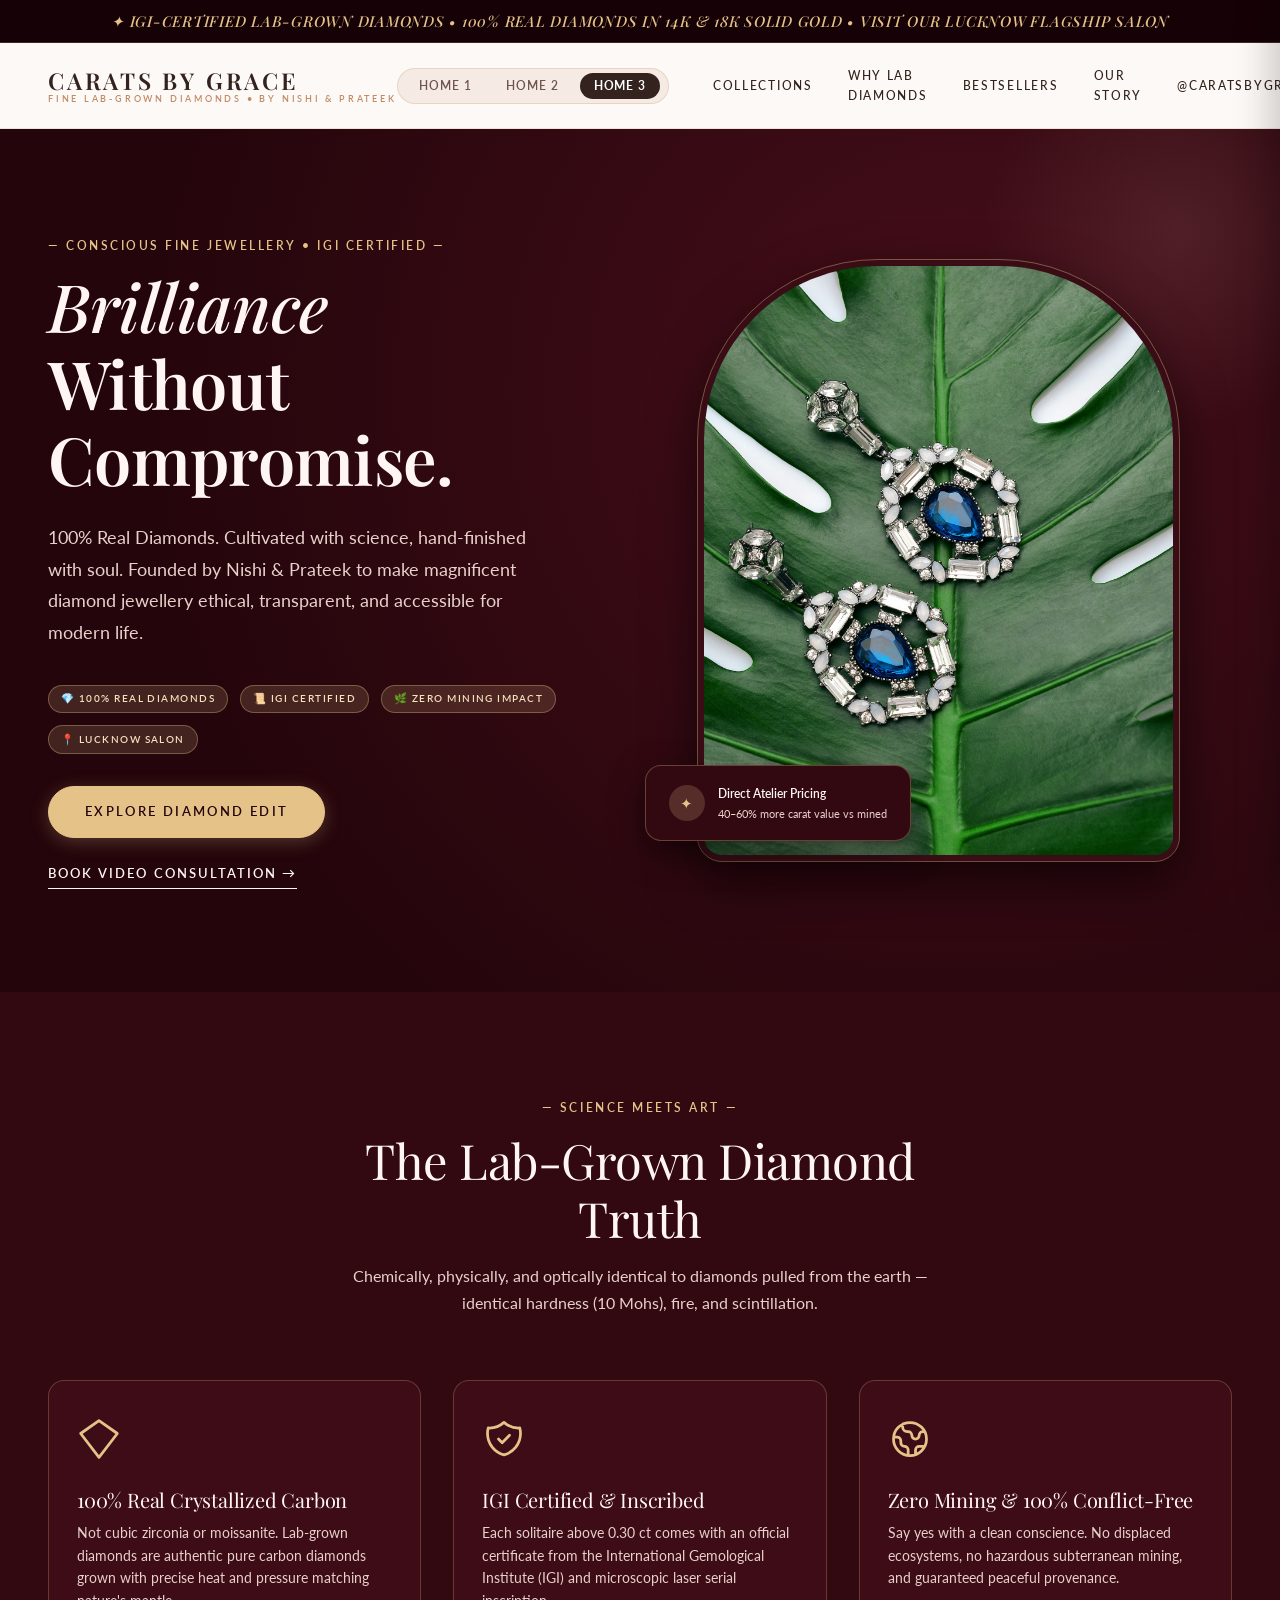
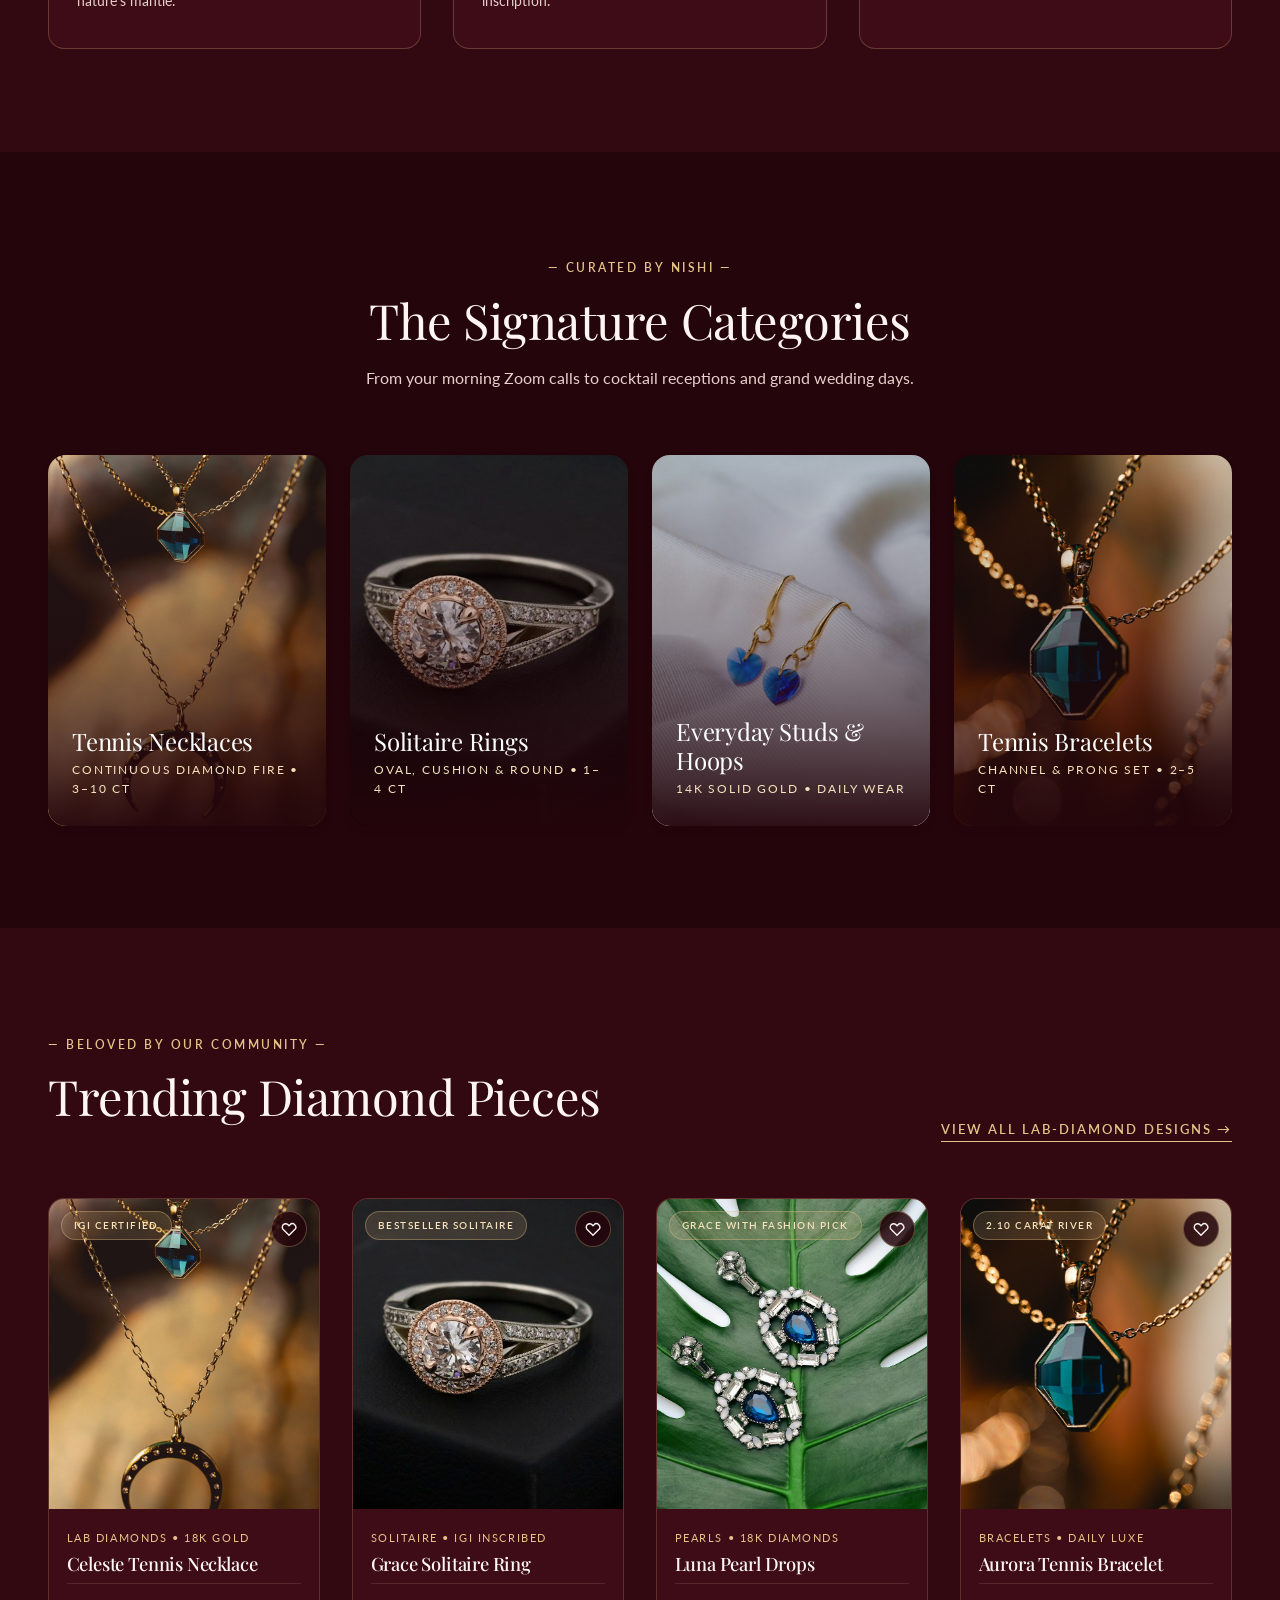
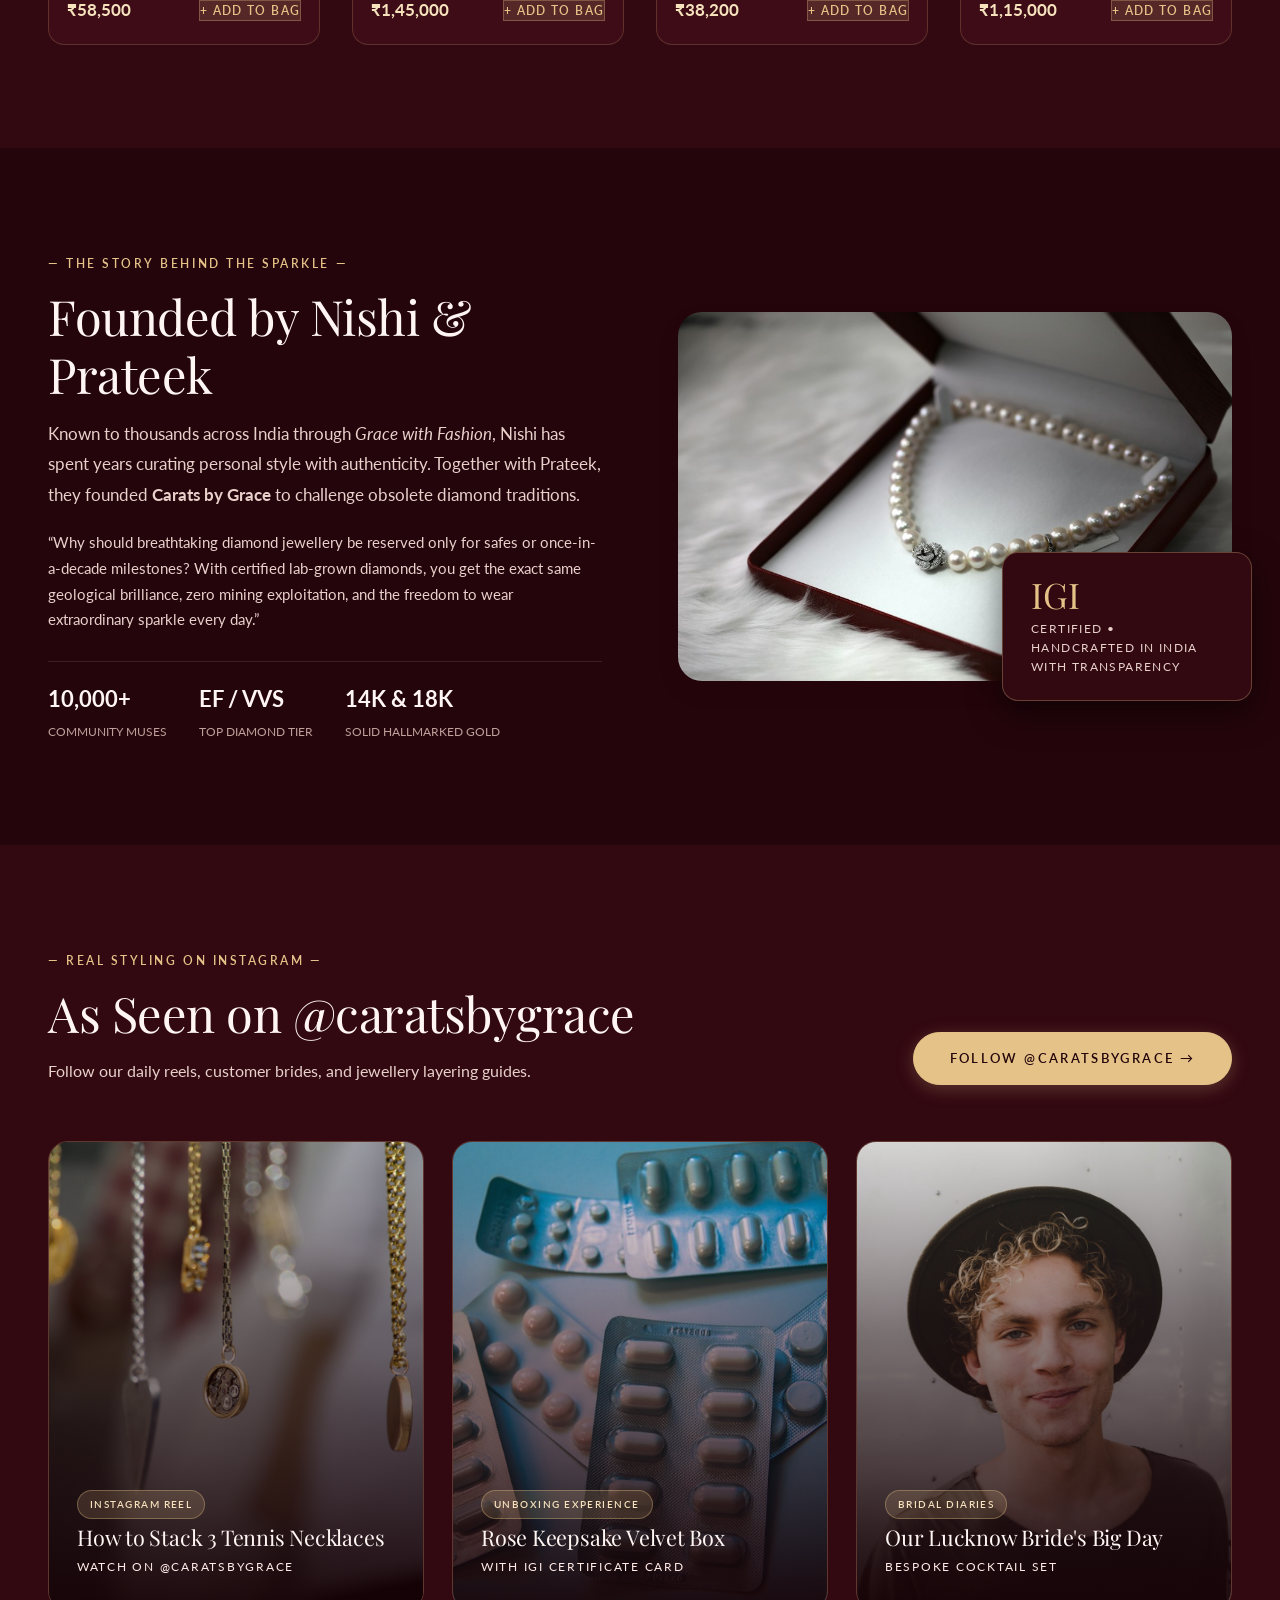
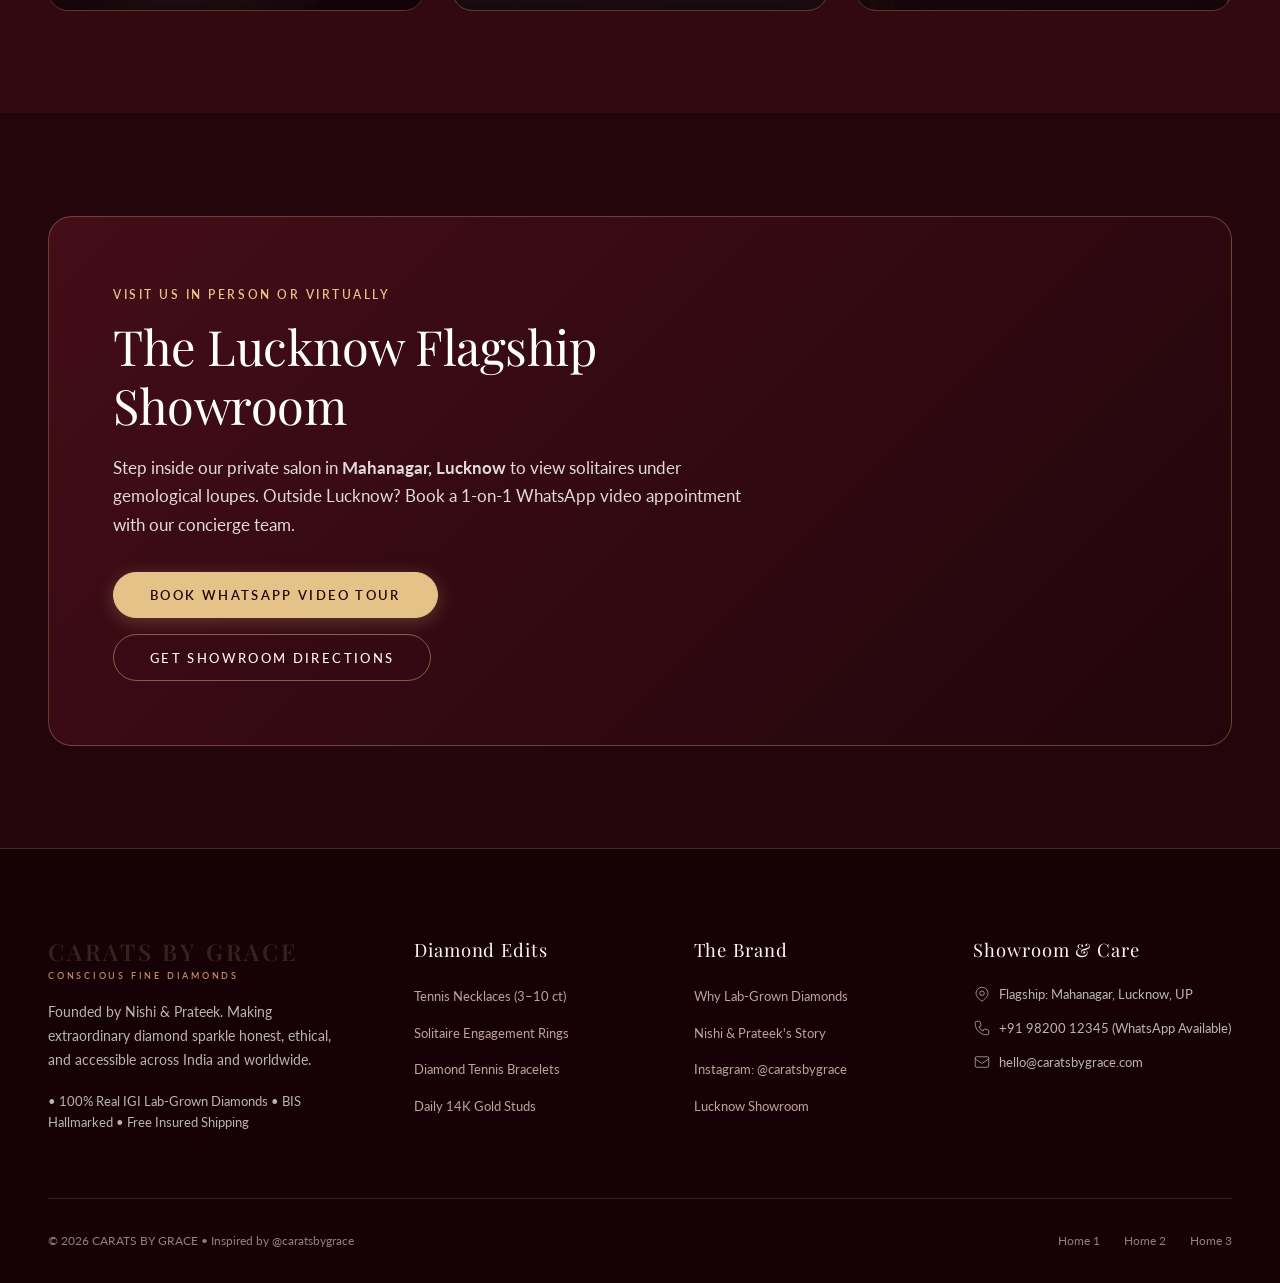
<file: home-3.html>
<!DOCTYPE html>
<html lang="en">
<head>
  <meta charset="UTF-8">
  <meta name="viewport" content="width=device-width, initial-scale=1.0">
  <title>CARATS BY GRACE | Fine Lab-Grown Diamond Jewellery</title>
  <meta name="description" content="Conscious fine jewellery crafted with 100% real IGI-certified lab-grown diamonds in 14K and 18K solid gold. Founded by Nishi & Prateek.">
  <link rel="stylesheet" href="css/style.css">
  <link rel="icon" href="data:image/svg+xml,<svg xmlns='http://www.w3.org/2000/svg' viewBox='0 0 24 24' fill='%23C08A63'><path d='M12 2L2 9l10 13 10-13-10-7z'/></svg>">
</head>
<body class="theme-grace">

  <!-- ==================== ANNOUNCEMENT BAR ==================== -->
  <div class="announcement-bar">
    ✦ IGI-Certified Lab-Grown Diamonds &bull; 100% Real Diamonds in 14K & 18K Solid Gold &bull; Visit our Lucknow Flagship Salon
  </div>

  <!-- ==================== GLOBAL NAVBAR ==================== -->
  <header class="site-header">
    <div class="container nav-container">
      <a href="home-3.html" class="brand-logo" aria-label="Carats by Grace Homepage">
        <span class="brand-wordmark">CARATS BY GRACE</span>
        <span class="brand-subtext" style="color: var(--accent-gold);">FINE LAB-GROWN DIAMONDS &bull; BY NISHI & PRATEEK</span>
      </a>

      <nav class="nav-menu" aria-label="Primary Navigation">
        <div class="nav-concept-group" title="Select Homepage Experience">
          <a href="home-1.html" class="nav-concept-link" data-concept="home-1">Home 1</a>
          <a href="home-2.html" class="nav-concept-link" data-concept="home-2">Home 2</a>
          <a href="home-3.html" class="nav-concept-link active" data-concept="home-3">Home 3</a>
        </div>
        <a href="#collections" class="nav-link">Collections</a>
        <a href="#science" class="nav-link">Why Lab Diamonds</a>
        <a href="#bestsellers" class="nav-link">Bestsellers</a>
        <a href="#founders" class="nav-link">Our Story</a>
        <a href="#instagram" class="nav-link">@caratsbygrace</a>
        <a href="#showroom" class="nav-link">Showroom</a>
      </nav>

      <div class="nav-actions">
        <button class="action-btn search-trigger-btn" aria-label="Search Diamond Catalogue">
          <svg class="action-icon" fill="none" stroke="currentColor" viewBox="0 0 24 24">
            <path stroke-linecap="round" stroke-linejoin="round" d="M21 21l-6-6m2-5a7 7 0 11-14 0 7 7 0 0114 0z"/>
          </svg>
        </button>

        <button class="action-btn" id="header-wishlist-btn" aria-label="Saved Favourites">
          <svg class="action-icon" fill="none" stroke="currentColor" viewBox="0 0 24 24">
            <path stroke-linecap="round" stroke-linejoin="round" d="M4.318 6.318a4.5 4.5 0 000 6.364L12 20.364l7.682-7.682a4.5 4.5 0 00-6.364-6.364L12 7.636l-1.318-1.318a4.5 4.5 0 00-6.364 0z"/>
          </svg>
          <span class="action-badge wishlist-count-badge" style="display: none;">0</span>
        </button>

        <button class="action-btn" id="header-bag-btn" aria-label="View Shopping Bag">
          <svg class="action-icon" fill="none" stroke="currentColor" viewBox="0 0 24 24">
            <path stroke-linecap="round" stroke-linejoin="round" d="M16 11V7a4 4 0 00-8 0v4M5 9h14l1 12H4L5 9z"/>
          </svg>
          <span class="action-badge bag-count-badge">1</span>
        </button>

        <button class="mobile-toggle" aria-label="Open Mobile Menu">
          <svg fill="none" stroke="currentColor" viewBox="0 0 24 24">
            <path stroke-linecap="round" stroke-linejoin="round" stroke-width="2" d="M4 6h16M4 12h16M4 18h16"/>
          </svg>
        </button>
      </div>
    </div>
  </header>

  <!-- ==================== MOBILE DRAWER ==================== -->
  <div class="mobile-drawer" role="dialog" aria-modal="true" aria-label="Mobile Navigation">
    <div class="mobile-drawer-content">
      <div class="mobile-drawer-header">
        <div class="brand-logo">
          <span class="brand-wordmark" style="font-size: 1.2rem;">CARATS BY GRACE</span>
          <span class="brand-subtext" style="color: var(--accent-gold);">LAB-GROWN DIAMONDS</span>
        </div>
        <button class="mobile-close-btn" aria-label="Close Mobile Menu">&times;</button>
      </div>

      <div class="mobile-concept-list">
        <span class="mobile-concept-title">Select Experience:</span>
        <a href="home-1.html" class="nav-concept-link" data-concept="home-1">Home 1</a>
        <a href="home-2.html" class="nav-concept-link" data-concept="home-2">Home 2</a>
        <a href="home-3.html" class="nav-concept-link active" data-concept="home-3">Home 3</a>
      </div>

      <nav class="mobile-nav-links">
        <a href="#collections" class="mobile-nav-link">Diamond Collections</a>
        <a href="#science" class="mobile-nav-link">Why Lab Diamonds</a>
        <a href="#bestsellers" class="mobile-nav-link">Bestselling Pieces</a>
        <a href="#founders" class="mobile-nav-link">About Nishi & Prateek</a>
        <a href="#instagram" class="mobile-nav-link">@caratsbygrace Instagram</a>
        <a href="#showroom" class="mobile-nav-link">Lucknow Showroom</a>
      </nav>

      <div style="padding-top: 2rem; border-top: 1px solid var(--border-subtle); font-size: 0.8rem; color: var(--text-muted);">
        <p>Showroom: Mahanagar, Lucknow, UP</p>
        <p>WhatsApp Video: +91 98200 12345</p>
        <p>hello@caratsbygrace.com</p>
      </div>
    </div>
  </div>

  <main>
    <!-- ==================== HERO SECTION (CARATS BY GRACE) ==================== -->
    <section class="hero-romantic" id="hero">
      <div class="container hero-romantic-grid">
        <div class="hero-romantic-text">
          <span class="eyebrow">&mdash; Conscious Fine Jewellery &bull; IGI Certified &mdash;</span>
          <h1 class="hero-romantic-title">
            Brilliance <span>Without Compromise.</span>
          </h1>
          <p class="hero-romantic-desc">
            100% Real Diamonds. Cultivated with science, hand-finished with soul. Founded by Nishi & Prateek to make magnificent diamond jewellery ethical, transparent, and accessible for modern life.
          </p>

          <!-- Trust Badges -->
          <div style="display: flex; gap: 0.75rem; flex-wrap: wrap; margin-bottom: 2rem;">
            <span class="badge badge-rose">💎 100% Real Diamonds</span>
            <span class="badge badge-rose">📜 IGI Certified</span>
            <span class="badge badge-rose">🌿 Zero Mining Impact</span>
            <span class="badge badge-rose">📍 Lucknow Salon</span>
          </div>

          <div style="display: flex; gap: 1.25rem; align-items: center; flex-wrap: wrap;">
            <a href="#bestsellers" class="btn btn-primary">Explore Diamond Edit</a>
            <a href="#showroom" class="btn-underline" style="color: var(--text-primary);">Book Video Consultation &rarr;</a>
          </div>
        </div>

        <div class="hero-romantic-media">
          <div class="romantic-frame-primary">
            <img src="assets/images/hero-romantic.jpg" alt="Carats by Grace lab-grown diamond collection" loading="lazy">
          </div>
          <div class="romantic-floating-card">
            <div class="floating-icon-heart">✦</div>
            <div>
              <div class="floating-card-text">Direct Atelier Pricing</div>
              <div class="floating-card-sub">40–60% more carat value vs mined</div>
            </div>
          </div>
        </div>
      </div>
    </section>

    <!-- ==================== THE LAB-GROWN REVOLUTION (EDUCATIONAL PILLARS) ==================== -->
    <section class="section-padding" id="science" style="background-color: var(--bg-secondary);">
      <div class="container">
        <div style="text-align: center; max-width: 680px; margin-inline: auto; margin-bottom: clamp(2.5rem, 5vw, 4rem);">
          <span class="eyebrow">&mdash; Science Meets Art &mdash;</span>
          <h2 class="section-title">The Lab-Grown Diamond Truth</h2>
          <p class="section-desc">
            Chemically, physically, and optically identical to diamonds pulled from the earth — identical hardness (10 Mohs), fire, and scintillation.
          </p>
        </div>

        <div class="features-grid">
          <!-- Pillar 1 -->
          <div class="feature-box" style="border-radius: 16px;">
            <svg class="feature-icon" fill="none" stroke="currentColor" stroke-width="1.5" viewBox="0 0 24 24">
              <path stroke-linecap="round" stroke-linejoin="round" d="M12 2L2 9l10 13 10-13-10-7z"/>
            </svg>
            <h3 class="feature-title">100% Real Crystallized Carbon</h3>
            <p class="feature-desc">
              Not cubic zirconia or moissanite. Lab-grown diamonds are authentic pure carbon diamonds grown with precise heat and pressure matching nature's mantle.
            </p>
          </div>

          <!-- Pillar 2 -->
          <div class="feature-box" style="border-radius: 16px;">
            <svg class="feature-icon" fill="none" stroke="currentColor" stroke-width="1.5" viewBox="0 0 24 24">
              <path stroke-linecap="round" stroke-linejoin="round" d="M9 12l2 2 4-4m5.618-4.016A11.955 11.955 0 0112 2.944a11.955 11.955 0 01-8.618 3.04A12.02 12.02 0 003 9c0 5.591 3.824 10.29 9 11.622 5.176-1.332 9-6.03 9-11.622 0-1.042-.133-2.052-.382-3.016z"/>
            </svg>
            <h3 class="feature-title">IGI Certified & Inscribed</h3>
            <p class="feature-desc">
              Each solitaire above 0.30 ct comes with an official certificate from the International Gemological Institute (IGI) and microscopic laser serial inscription.
            </p>
          </div>

          <!-- Pillar 3 -->
          <div class="feature-box" style="border-radius: 16px;">
            <svg class="feature-icon" fill="none" stroke="currentColor" stroke-width="1.5" viewBox="0 0 24 24">
              <path stroke-linecap="round" stroke-linejoin="round" d="M3.055 11H5a2 2 0 012 2v1a2 2 0 002 2 2 2 0 012 2v2.945M8 3.935V5.5A2.5 2.5 0 0010.5 8h.5a2 2 0 012 2 2 2 0 104 0 2 2 0 012-2h1.064M15 20.488V18a2 2 0 012-2h3.064M21 12a9 9 0 11-18 0 9 9 0 0118 0z"/>
            </svg>
            <h3 class="feature-title">Zero Mining & 100% Conflict-Free</h3>
            <p class="feature-desc">
              Say yes with a clean conscience. No displaced ecosystems, no hazardous subterranean mining, and guaranteed peaceful provenance.
            </p>
          </div>
        </div>
      </div>
    </section>

    <!-- ==================== SIGNATURE COLLECTIONS ==================== -->
    <section class="section-padding" id="collections">
      <div class="container">
        <div style="text-align: center; margin-bottom: clamp(2.5rem, 5vw, 4rem);">
          <span class="eyebrow">&mdash; Curated by Nishi &mdash;</span>
          <h2 class="section-title">The Signature Categories</h2>
          <p class="section-desc">From your morning Zoom calls to cocktail receptions and grand wedding days.</p>
        </div>

        <div class="category-grid">
          <!-- Item 1: Tennis Necklaces -->
          <div class="category-card" style="border-radius: 18px; box-shadow: var(--shadow-sm);">
            <img src="assets/images/celeste-necklace.jpg" alt="Diamond tennis necklace" class="category-card-img" loading="lazy">
            <div class="category-card-overlay" style="border-radius: 18px; background: linear-gradient(to top, rgba(36, 5, 11, 0.94) 0%, rgba(36, 5, 11, 0.25) 60%, transparent 100%);">
              <h3 class="category-card-title">Tennis Necklaces</h3>
              <span class="category-card-count" style="color: var(--accent-gold-light);">Continuous Diamond Fire &bull; 3–10 ct</span>
            </div>
          </div>

          <!-- Item 2: Solitaire Engagement Rings -->
          <div class="category-card" style="border-radius: 18px; box-shadow: var(--shadow-sm);">
            <img src="assets/images/grace-ring.jpg" alt="Lab diamond solitaire rings" class="category-card-img" loading="lazy">
            <div class="category-card-overlay" style="border-radius: 18px; background: linear-gradient(to top, rgba(36, 5, 11, 0.94) 0%, rgba(36, 5, 11, 0.25) 60%, transparent 100%);">
              <h3 class="category-card-title">Solitaire Rings</h3>
              <span class="category-card-count" style="color: var(--accent-gold-light);">Oval, Cushion & Round &bull; 1–4 ct</span>
            </div>
          </div>

          <!-- Item 3: Everyday Hoops & Studs -->
          <div class="category-card" style="border-radius: 18px; box-shadow: var(--shadow-sm);">
            <img src="assets/images/classic-hoops.jpg" alt="Everyday diamond hoops" class="category-card-img" loading="lazy">
            <div class="category-card-overlay" style="border-radius: 18px; background: linear-gradient(to top, rgba(36, 5, 11, 0.94) 0%, rgba(36, 5, 11, 0.25) 60%, transparent 100%);">
              <h3 class="category-card-title">Everyday Studs & Hoops</h3>
              <span class="category-card-count" style="color: var(--accent-gold-light);">14K Solid Gold &bull; Daily Wear</span>
            </div>
          </div>

          <!-- Item 4: Tennis Bracelets -->
          <div class="category-card" style="border-radius: 18px; box-shadow: var(--shadow-sm);">
            <img src="assets/images/aurora-bracelet.jpg" alt="Diamond tennis bracelet" class="category-card-img" loading="lazy">
            <div class="category-card-overlay" style="border-radius: 18px; background: linear-gradient(to top, rgba(36, 5, 11, 0.94) 0%, rgba(36, 5, 11, 0.25) 60%, transparent 100%);">
              <h3 class="category-card-title">Tennis Bracelets</h3>
              <span class="category-card-count" style="color: var(--accent-gold-light);">Channel & Prong Set &bull; 2–5 ct</span>
            </div>
          </div>
        </div>
      </div>
    </section>

    <!-- ==================== BESTSELLERS (CARATS BY GRACE) ==================== -->
    <section class="section-padding" id="bestsellers" style="background-color: var(--bg-secondary);">
      <div class="container">
        <div style="display: flex; justify-content: space-between; align-items: flex-end; margin-bottom: clamp(2.5rem, 5vw, 3.5rem); flex-wrap: wrap; gap: 1rem;">
          <div>
            <span class="eyebrow">&mdash; Beloved by Our Community &mdash;</span>
            <h2 class="section-title">Trending Diamond Pieces</h2>
          </div>
          <button class="btn-underline" style="color: var(--accent-gold);" onclick="showToast('Displaying full Carats by Grace catalogue.', '💎')">
            View All Lab-Diamond Designs &rarr;
          </button>
        </div>

        <div class="product-grid">
          <!-- Item 1: Celeste Diamond Necklace -->
          <article class="product-card">
            <div class="product-image-wrap">
              <div class="product-badges">
                <span class="badge badge-rose">IGI Certified</span>
              </div>
              <button class="product-wishlist-btn" data-product-id="celeste-necklace" aria-label="Save to Wishlist">
                <svg width="18" height="18" fill="none" stroke="currentColor" stroke-width="1.8" viewBox="0 0 24 24">
                  <path stroke-linecap="round" stroke-linejoin="round" d="M4.318 6.318a4.5 4.5 0 000 6.364L12 20.364l7.682-7.682a4.5 4.5 0 00-6.364-6.364L12 7.636l-1.318-1.318a4.5 4.5 0 00-6.364 0z"/>
                </svg>
              </button>
              <img src="assets/images/celeste-necklace.jpg" alt="Celeste Diamond Tennis Necklace" class="product-img" loading="lazy">
              <button class="product-quickview-btn" data-product-id="celeste-necklace">Quick View</button>
            </div>
            <div class="product-info">
              <span class="product-category">Lab Diamonds &bull; 18K Gold</span>
              <h3 class="product-title">Celeste Tennis Necklace</h3>
              <div class="product-footer">
                <span class="product-price">₹58,500</span>
                <button class="product-add-btn" onclick="addToBag('celeste-necklace')">+ Add to Bag</button>
              </div>
            </div>
          </article>

          <!-- Item 2: Grace Diamond Solitaire Ring -->
          <article class="product-card">
            <div class="product-image-wrap">
              <div class="product-badges">
                <span class="badge badge-rose">Bestseller Solitaire</span>
              </div>
              <button class="product-wishlist-btn" data-product-id="grace-ring" aria-label="Save to Wishlist">
                <svg width="18" height="18" fill="none" stroke="currentColor" stroke-width="1.8" viewBox="0 0 24 24">
                  <path stroke-linecap="round" stroke-linejoin="round" d="M4.318 6.318a4.5 4.5 0 000 6.364L12 20.364l7.682-7.682a4.5 4.5 0 00-6.364-6.364L12 7.636l-1.318-1.318a4.5 4.5 0 00-6.364 0z"/>
                </svg>
              </button>
              <img src="assets/images/grace-ring.jpg" alt="Grace Cushion Solitaire Ring" class="product-img" loading="lazy">
              <button class="product-quickview-btn" data-product-id="grace-ring">Quick View</button>
            </div>
            <div class="product-info">
              <span class="product-category">Solitaire &bull; IGI Inscribed</span>
              <h3 class="product-title">Grace Solitaire Ring</h3>
              <div class="product-footer">
                <span class="product-price">₹1,45,000</span>
                <button class="product-add-btn" onclick="addToBag('grace-ring')">+ Add to Bag</button>
              </div>
            </div>
          </article>

          <!-- Item 3: Luna Pearl & Diamond Earrings -->
          <article class="product-card">
            <div class="product-image-wrap">
              <div class="product-badges">
                <span class="badge badge-rose">Grace with Fashion Pick</span>
              </div>
              <button class="product-wishlist-btn" data-product-id="luna-earrings" aria-label="Save to Wishlist">
                <svg width="18" height="18" fill="none" stroke="currentColor" stroke-width="1.8" viewBox="0 0 24 24">
                  <path stroke-linecap="round" stroke-linejoin="round" d="M4.318 6.318a4.5 4.5 0 000 6.364L12 20.364l7.682-7.682a4.5 4.5 0 00-6.364-6.364L12 7.636l-1.318-1.318a4.5 4.5 0 00-6.364 0z"/>
                </svg>
              </button>
              <img src="assets/images/luna-earrings.jpg" alt="Luna Pearl & Diamond Earrings" class="product-img" loading="lazy">
              <button class="product-quickview-btn" data-product-id="luna-earrings">Quick View</button>
            </div>
            <div class="product-info">
              <span class="product-category">Pearls &bull; 18K Diamonds</span>
              <h3 class="product-title">Luna Pearl Drops</h3>
              <div class="product-footer">
                <span class="product-price">₹38,200</span>
                <button class="product-add-btn" onclick="addToBag('luna-earrings')">+ Add to Bag</button>
              </div>
            </div>
          </article>

          <!-- Item 4: Aurora Diamond Tennis Bracelet -->
          <article class="product-card">
            <div class="product-image-wrap">
              <div class="product-badges">
                <span class="badge badge-rose">2.10 Carat River</span>
              </div>
              <button class="product-wishlist-btn" data-product-id="aurora-bracelet" aria-label="Save to Wishlist">
                <svg width="18" height="18" fill="none" stroke="currentColor" stroke-width="1.8" viewBox="0 0 24 24">
                  <path stroke-linecap="round" stroke-linejoin="round" d="M4.318 6.318a4.5 4.5 0 000 6.364L12 20.364l7.682-7.682a4.5 4.5 0 00-6.364-6.364L12 7.636l-1.318-1.318a4.5 4.5 0 00-6.364 0z"/>
                </svg>
              </button>
              <img src="assets/images/aurora-bracelet.jpg" alt="Aurora Tennis Bracelet" class="product-img" loading="lazy">
              <button class="product-quickview-btn" data-product-id="aurora-bracelet">Quick View</button>
            </div>
            <div class="product-info">
              <span class="product-category">Bracelets &bull; Daily Luxe</span>
              <h3 class="product-title">Aurora Tennis Bracelet</h3>
              <div class="product-footer">
                <span class="product-price">₹1,15,000</span>
                <button class="product-add-btn" onclick="addToBag('aurora-bracelet')">+ Add to Bag</button>
              </div>
            </div>
          </article>
        </div>
      </div>
    </section>

    <!-- ==================== FOUNDER STORY: NISHI & PRATEEK ==================== -->
    <section class="section-padding" id="founders">
      <div class="container">
        <div class="split-section reverse">
          <div class="split-media">
            <div style="border-radius: 24px; overflow: hidden; box-shadow: var(--shadow-md);">
              <img src="assets/images/romantic-moment.jpg" alt="Nishi and Prateek Carats by Grace" class="split-img" loading="lazy">
            </div>
            <div class="split-floating-note" style="border-radius: 16px;">
              <div class="split-note-num" style="color: var(--accent-gold);">IGI</div>
              <div class="split-note-text">Certified &bull; Handcrafted in India with Transparency</div>
            </div>
          </div>
          <div class="split-content">
            <span class="eyebrow">&mdash; The Story Behind the Sparkle &mdash;</span>
            <h2 class="section-title">Founded by Nishi & Prateek</h2>
            <p style="font-size: 1.05rem; line-height: 1.8; color: var(--text-secondary); margin-bottom: 1.25rem;">
              Known to thousands across India through <em>Grace with Fashion</em>, Nishi has spent years curating personal style with authenticity. Together with Prateek, they founded <strong>Carats by Grace</strong> to challenge obsolete diamond traditions.
            </p>
            <p style="font-size: 0.95rem; line-height: 1.7; color: var(--text-secondary); margin-bottom: 1.75rem;">
              &ldquo;Why should breathtaking diamond jewellery be reserved only for safes or once-in-a-decade milestones? With certified lab-grown diamonds, you get the exact same geological brilliance, zero mining exploitation, and the freedom to wear extraordinary sparkle every day.&rdquo;
            </p>
            <div style="display: flex; gap: 2rem; border-top: 1px solid var(--border-subtle); padding-top: 1.25rem;">
              <div>
                <strong style="font-size: 1.35rem; color: var(--text-primary); display: block;">10,000+</strong>
                <span style="font-size: 0.72rem; color: var(--text-muted); text-transform: uppercase;">Community Muses</span>
              </div>
              <div>
                <strong style="font-size: 1.35rem; color: var(--text-primary); display: block;">EF / VVS</strong>
                <span style="font-size: 0.72rem; color: var(--text-muted); text-transform: uppercase;">Top Diamond Tier</span>
              </div>
              <div>
                <strong style="font-size: 1.35rem; color: var(--text-primary); display: block;">14K & 18K</strong>
                <span style="font-size: 0.72rem; color: var(--text-muted); text-transform: uppercase;">Solid Hallmarked Gold</span>
              </div>
            </div>
          </div>
        </div>
      </div>
    </section>

    <!-- ==================== INSTAGRAM REEL / LOOKBOOK GALLERY (@caratsbygrace) ==================== -->
    <section class="section-padding" id="instagram" style="background-color: var(--bg-secondary);">
      <div class="container">
        <div style="display: flex; justify-content: space-between; align-items: flex-end; margin-bottom: clamp(2.5rem, 5vw, 3.5rem); flex-wrap: wrap; gap: 1rem;">
          <div>
            <span class="eyebrow">&mdash; Real Styling on Instagram &mdash;</span>
            <h2 class="section-title">As Seen on @caratsbygrace</h2>
            <p class="section-desc text-left" style="margin: 0;">Follow our daily reels, customer brides, and jewellery layering guides.</p>
          </div>
          <a href="https://www.instagram.com/caratsbygrace" target="_blank" rel="noopener noreferrer" class="btn btn-primary">
            Follow @caratsbygrace &rarr;
          </a>
        </div>

        <div class="gifting-grid">
          <!-- Reel 1 -->
          <div class="gift-card" style="border-radius: 20px;">
            <img src="assets/images/hero-editorial.jpg" alt="Instagram reel styling diamond necklace" loading="lazy">
            <div class="gift-card-content">
              <span class="badge badge-rose" style="width: max-content; margin-bottom: 0.4rem;">Instagram Reel</span>
              <h3 class="gift-card-title" style="font-size: 1.35rem;">How to Stack 3 Tennis Necklaces</h3>
              <span class="gift-card-sub" style="color: #FFEAE7;">Watch on @caratsbygrace</span>
            </div>
          </div>

          <!-- Reel 2 -->
          <div class="gift-card" style="border-radius: 20px;">
            <img src="assets/images/gift-box.jpg" alt="Unboxing Carats by Grace luxury packaging" loading="lazy">
            <div class="gift-card-content">
              <span class="badge badge-rose" style="width: max-content; margin-bottom: 0.4rem;">Unboxing Experience</span>
              <h3 class="gift-card-title" style="font-size: 1.35rem;">Rose Keepsake Velvet Box</h3>
              <span class="gift-card-sub" style="color: #FFEAE7;">With IGI Certificate Card</span>
            </div>
          </div>

          <!-- Reel 3 -->
          <div class="gift-card" style="border-radius: 20px;">
            <img src="assets/images/editorial-1.jpg" alt="Real bride wearing Carats by Grace" loading="lazy">
            <div class="gift-card-content">
              <span class="badge badge-rose" style="width: max-content; margin-bottom: 0.4rem;">Bridal Diaries</span>
              <h3 class="gift-card-title" style="font-size: 1.35rem;">Our Lucknow Bride's Big Day</h3>
              <span class="gift-card-sub" style="color: #FFEAE7;">Bespoke Cocktail Set</span>
            </div>
          </div>
        </div>
      </div>
    </section>

    <!-- ==================== LUCKNOW SHOWROOM & VIDEO APPOINTMENTS ==================== -->
    <section class="section-padding" id="showroom">
      <div class="container">
        <div style="background: linear-gradient(135deg, #440D18 0%, #22050B 100%); border: 1px solid rgba(229, 195, 136, 0.3); color: #FFFFFF; border-radius: 24px; padding: clamp(2.5rem, 5vw, 4.5rem); position: relative; overflow: hidden;">
          <div style="max-width: 650px; position: relative; z-index: 2;">
            <span class="eyebrow" style="color: var(--accent-gold);">VISIT US IN PERSON OR VIRTUALLY</span>
            <h2 class="section-title" style="color: #FFFFFF; margin-bottom: 1.25rem;">The Lucknow Flagship Showroom</h2>
            <p style="font-size: 1.05rem; line-height: 1.7; color: rgba(255, 255, 255, 0.85); margin-bottom: 2rem;">
              Step inside our private salon in <strong>Mahanagar, Lucknow</strong> to view solitaires under gemological loupes. Outside Lucknow? Book a 1-on-1 WhatsApp video appointment with our concierge team.
            </p>
            <div style="display: flex; gap: 1rem; flex-wrap: wrap;">
              <button class="btn btn-primary" onclick="showToast('WhatsApp Video Appointment request opened.', '📹')" style="background-color: var(--accent-gold); color: #24050B; border-color: var(--accent-gold); font-weight: 600;">
                Book WhatsApp Video Tour
              </button>
              <button class="btn btn-secondary" onclick="showToast('Showroom directions sent: Mahanagar, Lucknow, UP.', '📍')" style="color: #FFF6F3; border-color: rgba(229, 195, 136, 0.45);">
                Get Showroom Directions
              </button>
            </div>
          </div>
        </div>
      </div>
    </section>
  </main>

  <!-- ==================== BOUTIQUE FOOTER ==================== -->
  <footer class="site-footer" id="contact">
    <div class="container">
      <div class="footer-top">
        <div class="footer-brand">
          <div class="brand-logo">
            <span class="brand-wordmark" style="color: #FFFFFF;">CARATS BY GRACE</span>
            <span class="brand-subtext" style="color: var(--accent-gold-light);">CONSCIOUS FINE DIAMONDS</span>
          </div>
          <p class="footer-desc">
            Founded by Nishi & Prateek. Making extraordinary diamond sparkle honest, ethical, and accessible across India and worldwide.
          </p>
          <div style="font-size: 0.8rem; color: rgba(255, 255, 255, 0.7); margin-top: 1rem;">
            &bull; 100% Real IGI Lab-Grown Diamonds &bull; BIS Hallmarked &bull; Free Insured Shipping
          </div>
        </div>

        <div>
          <h4 class="footer-heading">Diamond Edits</h4>
          <ul class="footer-links">
            <li><a href="#collections" class="footer-link">Tennis Necklaces (3–10 ct)</a></li>
            <li><a href="#collections" class="footer-link">Solitaire Engagement Rings</a></li>
            <li><a href="#collections" class="footer-link">Diamond Tennis Bracelets</a></li>
            <li><a href="#collections" class="footer-link">Daily 14K Gold Studs</a></li>
          </ul>
        </div>

        <div>
          <h4 class="footer-heading">The Brand</h4>
          <ul class="footer-links">
            <li><a href="#science" class="footer-link">Why Lab-Grown Diamonds</a></li>
            <li><a href="#founders" class="footer-link">Nishi & Prateek's Story</a></li>
            <li><a href="https://www.instagram.com/caratsbygrace" target="_blank" rel="noopener noreferrer" class="footer-link">Instagram: @caratsbygrace</a></li>
            <li><a href="#showroom" class="footer-link">Lucknow Showroom</a></li>
          </ul>
        </div>

        <div>
          <h4 class="footer-heading">Showroom & Care</h4>
          <div class="footer-contact-item">
            <svg width="18" height="18" fill="none" stroke="currentColor" viewBox="0 0 24 24"><path d="M17.657 16.657L13.414 20.9a1.998 1.998 0 01-2.827 0l-4.244-4.243a8 8 0 1111.314 0z"/><path d="M15 11a3 3 0 11-6 0 3 3 0 016 0z"/></svg>
            <span>Flagship: Mahanagar, Lucknow, UP</span>
          </div>
          <div class="footer-contact-item">
            <svg width="18" height="18" fill="none" stroke="currentColor" viewBox="0 0 24 24"><path d="M3 5a2 2 0 012-2h3.28a1 1 0 01.948.684l1.498 4.493a1 1 0 01-.502 1.21l-2.257 1.13a11.042 11.042 0 005.516 5.516l1.13-2.257a1 1 0 011.21-.502l4.493 1.498a1 1 0 01.684.949V19a2 2 0 01-2 2h-1C9.716 21 3 14.284 3 6V5z"/></svg>
            <span>+91 98200 12345 (WhatsApp Available)</span>
          </div>
          <div class="footer-contact-item">
            <svg width="18" height="18" fill="none" stroke="currentColor" viewBox="0 0 24 24"><path d="M3 8l7.89 5.26a2 2 0 002.22 0L21 8M5 19h14a2 2 0 002-2V7a2 2 0 00-2-2H5a2 2 0 00-2 2v10a2 2 0 002 2z"/></svg>
            <span>hello@caratsbygrace.com</span>
          </div>
        </div>
      </div>

      <div class="footer-bottom">
        <div>&copy; 2026 CARATS BY GRACE &bull; Inspired by @caratsbygrace</div>
        <div style="display: flex; gap: 1.5rem;">
          <a href="home-1.html">Home 1</a>
          <a href="home-2.html">Home 2</a>
          <a href="home-3.html">Home 3</a>
        </div>
      </div>
    </div>
  </footer>

  <!-- ==================== QUICK-VIEW PRODUCT MODAL ==================== -->
  <div class="modal-overlay" id="quickview-modal" role="dialog" aria-modal="true" aria-label="Product Details Modal">
    <div class="quickview-card" style="border-radius: 20px;">
      <button class="modal-close-btn" id="quickview-close" aria-label="Close modal">&times;</button>
      <div class="quickview-image-pane">
        <img id="qv-image" src="assets/images/luna-earrings.jpg" alt="Jewellery Piece">
      </div>
      <div class="quickview-details-pane">
        <span class="quickview-category" id="qv-category">Earrings</span>
        <h3 class="quickview-title" id="qv-title">Luna Pearl Earrings</h3>
        <div class="quickview-price" id="qv-price">₹38,200</div>
        <p class="quickview-desc" id="qv-desc">
          Lustrous hand-picked pearls suspended gracefully from sculpted 18K solid gold drop hooks with brilliant IGI lab-grown diamonds.
        </p>

        <div class="quickview-spec-list">
          <div class="quickview-spec-item">
            <span>Metal Setting</span>
            <strong id="qv-metal">18K Solid Gold</strong>
          </div>
          <div class="quickview-spec-item">
            <span>Diamond Certification</span>
            <strong id="qv-stone">IGI Certified Lab-Grown (EF, VVS)</strong>
          </div>
          <div class="quickview-spec-item">
            <span>Packaging</span>
            <strong>Rose Velvet Box & Calligraphy Note</strong>
          </div>
        </div>

        <div class="quickview-actions">
          <button class="btn btn-primary" id="qv-add-bag" style="flex: 2;">Add to Bag</button>
          <button class="btn btn-secondary" id="qv-add-wishlist" style="flex: 1;">Save ♡</button>
        </div>
      </div>
    </div>
  </div>

  <!-- ==================== SHOPPING BAG DRAWER ==================== -->
  <aside class="drawer-panel" id="bag-drawer" aria-label="Shopping Bag Slide-over">
    <div class="drawer-header">
      <h3 class="drawer-title">
        <span style="font-family: var(--font-heading);">Your Diamond Bag</span>
      </h3>
      <button class="mobile-close-btn" id="bag-drawer-close" aria-label="Close bag">&times;</button>
    </div>
    <div class="drawer-body" id="bag-drawer-items"></div>
    <div class="drawer-footer">
      <div class="drawer-subtotal">
        <span>Subtotal</span>
        <span id="bag-drawer-subtotal">₹58,500</span>
      </div>
      <p style="font-size: 0.72rem; color: #888; margin-bottom: 1.25rem;">
        * Includes signature rose keepsake packaging, IGI certificate card & insured delivery.
      </p>
      <button class="btn btn-primary" id="drawer-checkout-btn" style="width: 100%;">Order with Concierge</button>
    </div>
  </aside>

  <!-- ==================== SEARCH MODAL OVERLAY ==================== -->
  <div class="search-modal" id="search-modal" role="dialog" aria-modal="true" aria-label="Search Catalogue">
    <div class="search-modal-header">
      <div class="brand-logo">
        <span class="brand-wordmark" style="font-size: 1.2rem;">CARATS BY GRACE</span>
        <span class="brand-subtext" style="color: var(--accent-gold);">DIAMOND SEARCH</span>
      </div>
      <button class="modal-close-btn" id="search-close-btn" aria-label="Close search overlay">&times;</button>
    </div>
    <div class="search-bar-wrap">
      <input type="text" class="search-input-field" id="search-input" placeholder="Search tennis necklaces, solitaire rings, studs..." autocomplete="off">
    </div>
    <div class="search-results-grid" id="search-results"></div>
  </div>

  <!-- ==================== BACK TO TOP ==================== -->
  <button class="back-to-top" aria-label="Scroll back to top">
    <svg width="20" height="20" fill="none" stroke="currentColor" stroke-width="2" viewBox="0 0 24 24">
      <path stroke-linecap="round" stroke-linejoin="round" d="M5 10l7-7m0 0l7 7m-7-7v18"/>
    </svg>
  </button>

  <script src="js/main.js"></script>
</body>
</html>
</file>
<file: css/style.css>
/* ==========================================================================
   CARATS ATELIER — LUXURY JEWELLERY WEBSITE
   Shared Styles, Design Tokens & Concept-Specific Themes
   ========================================================================== */

@import url('https://fonts.googleapis.com/css2?family=Bodoni+Moda:ital,opsz,wght@0,6..96,400;0,6..96,500;0,6..96,600;0,6..96,700;0,6..96,800;1,6..96,400&family=Cormorant+Garamond:ital,wght@0,300;0,400;0,500;0,600;0,700;1,400;1,600&family=DM+Sans:ital,opsz,wght@0,9..40,300;0,9..40,400;0,9..40,500;0,9..40,600;0,9..40,700;1,9..40,400&family=Lato:ital,wght@0,300;0,400;0,700;1,300;1,400&family=Montserrat:ital,wght@0,300;0,400;0,500;0,600;0,700;1,300;1,400&family=Playfair+Display:ital,wght@0,400;0,500;0,600;0,700;1,400;1,600&display=swap');

/* --- Root & Shared Variables --- */
:root {
  --font-cormorant: 'Cormorant Garamond', Georgia, serif;
  --font-montserrat: 'Montserrat', -apple-system, BlinkMacSystemFont, sans-serif;
  --font-bodoni: 'Bodoni Moda', 'Didot', serif;
  --font-dm: 'DM Sans', -apple-system, BlinkMacSystemFont, sans-serif;
  --font-playfair: 'Playfair Display', Georgia, serif;
  --font-lato: 'Lato', -apple-system, BlinkMacSystemFont, sans-serif;

  --transition-fast: 0.2s cubic-bezier(0.16, 1, 0.3, 1);
  --transition-normal: 0.35s cubic-bezier(0.16, 1, 0.3, 1);
  --transition-smooth: 0.5s cubic-bezier(0.16, 1, 0.3, 1);
  --transition-slow: 0.8s cubic-bezier(0.16, 1, 0.3, 1);

  --shadow-sm: 0 4px 12px rgba(0, 0, 0, 0.04);
  --shadow-md: 0 10px 25px rgba(0, 0, 0, 0.07);
  --shadow-lg: 0 20px 40px rgba(0, 0, 0, 0.12);
  --shadow-hover: 0 16px 36px rgba(0, 0, 0, 0.14);

  --container-max: 1360px;
  --container-padding: clamp(1.25rem, 4vw, 3rem);
  --section-spacing: clamp(4.5rem, 8vw, 8rem);
}

/* ==========================================================================
   THEME DEFINITIONS: 3 TRULY DISTINCT VISUAL IDENTITIES
   ========================================================================== */

/* --- CONCEPT 1: ULTRA BRIGHT LUXURY (Radiant Sunlit Alabaster & Gold) --- */
body.theme-bright,
body.theme-timeless {
  --bg-primary: #FCFBF9;       /* Luminous Crisp Alabaster White */
  --bg-secondary: #F6F3ED;     /* Warm Sunlit Cream */
  --bg-card: #FFFFFF;
  --bg-dark: #231C18;          /* Deep Espresso for footers */
  --text-primary: #1C1917;     /* Rich Crisp Charcoal */
  --text-secondary: #57534E;
  --text-muted: #8F8881;
  --accent-gold: #B89047;      /* Radiant Polished Gold */
  --accent-gold-light: #DFC28A;
  --accent-taupe: #C8BFB5;
  --border-color: rgba(184, 144, 71, 0.28);
  --border-subtle: rgba(28, 25, 23, 0.08);

  --font-heading: var(--font-cormorant);
  --font-body: var(--font-montserrat);
  --radius-card: 4px;
  --radius-btn: 2px;
  --header-bg: rgba(252, 251, 249, 0.94);
  --nav-text: #1C1917;
}

/* --- CONCEPT 2: LITTLE DARK LUXURY (Midnight Obsidian & Gilded Gold Noir) --- */
body.theme-dark,
body.theme-editorial {
  --bg-primary: #111014;       /* Deep Midnight Obsidian */
  --bg-secondary: #19171F;     /* Rich Dark Charcoal Velvet */
  --bg-card: #1D1B24;          /* Elevated Night Card */
  --bg-dark: #0A090D;          /* Deepest Jet Noir */
  --text-primary: #F7F5F0;     /* Crisp Luminous Warm Ivory */
  --text-secondary: #BBB6AD;   /* Silky Light Taupe */
  --text-muted: #847E75;
  --accent-gold: #D4AF37;      /* Gilded Glowing Yellow Gold */
  --accent-gold-light: #F4E2A9;
  --accent-taupe: #3D3948;
  --border-color: rgba(212, 175, 55, 0.28);
  --border-subtle: rgba(255, 255, 255, 0.09);

  --font-heading: var(--font-bodoni);
  --font-body: var(--font-dm);
  --radius-card: 0px;
  --radius-btn: 0px;
  --header-bg: rgba(17, 16, 20, 0.94);
  --nav-text: #F7F5F0;
}

/* Dark Theme Specific Overrides */
body.theme-dark .site-header,
body.theme-editorial .site-header {
  background-color: var(--header-bg);
  border-bottom: 1px solid rgba(212, 175, 55, 0.18);
}

body.theme-dark .brand-wordmark,
body.theme-dark .nav-link,
body.theme-dark .action-btn {
  color: #F7F5F0;
}

body.theme-dark .nav-concept-group {
  background: rgba(255, 255, 255, 0.08);
}

body.theme-dark .nav-concept-link {
  color: #BBB6AD;
}

body.theme-dark .nav-concept-link.active {
  background-color: #D4AF37;
  color: #111014;
}

body.theme-dark .product-card {
  background-color: #1A1822;
  border-color: rgba(255, 255, 255, 0.08);
}

body.theme-dark .product-card:hover {
  border-color: rgba(212, 175, 55, 0.45);
  box-shadow: 0 16px 36px rgba(0, 0, 0, 0.6);
}

body.theme-dark .product-image-wrap {
  background-color: #14131A;
}

body.theme-dark .product-title {
  color: #F7F5F0;
}

body.theme-dark .product-price {
  color: #E2BC55;
}

body.theme-dark .feature-box {
  background-color: #19171F;
  border-color: rgba(212, 175, 55, 0.2);
}

body.theme-dark .feature-title {
  color: #F7F5F0;
}

body.theme-dark .feature-desc {
  color: #BBB6AD;
}

body.theme-dark .btn-primary {
  background-color: #D4AF37;
  color: #111014;
  border-color: #D4AF37;
  font-weight: 600;
}

body.theme-dark .btn-primary:hover {
  background-color: #FFFFFF;
  color: #111014;
  border-color: #FFFFFF;
}

body.theme-dark .btn-secondary {
  border-color: rgba(212, 175, 55, 0.4);
  color: #F7F5F0;
}

body.theme-dark .btn-secondary:hover {
  background-color: rgba(212, 175, 55, 0.12);
  border-color: #D4AF37;
}

body.theme-dark .btn-underline {
  color: #F7F5F0;
}

body.theme-dark .announcement-bar {
  background-color: #0A090D;
  color: #D4AF37;
  border-bottom: 1px solid rgba(212, 175, 55, 0.15);
}

body.theme-dark .quickview-card,
body.theme-dark .drawer-panel {
  background-color: #1A1822;
  color: #F7F5F0;
  border: 1px solid rgba(212, 175, 55, 0.25);
}

body.theme-dark .drawer-header,
body.theme-dark .drawer-footer {
  border-color: rgba(255, 255, 255, 0.1);
  background-color: #15131C;
}

body.theme-dark .drawer-item {
  border-bottom-color: rgba(255, 255, 255, 0.08);
}

body.theme-dark .drawer-item-title,
body.theme-dark .drawer-title,
body.theme-dark .quickview-title {
  color: #F7F5F0;
}

body.theme-dark .quickview-price {
  color: #E2BC55;
}

body.theme-dark .quickview-details-pane {
  background-color: #1A1822;
}

body.theme-dark .quickview-spec-list {
  border-color: rgba(255, 255, 255, 0.1);
}

body.theme-dark .quickview-spec-item {
  color: #BBB6AD;
}

body.theme-dark .modal-close-btn {
  background: rgba(255, 255, 255, 0.12);
  color: #FFFFFF;
}

body.theme-dark .newsletter-section {
  background-color: #16141C;
  border-color: rgba(255, 255, 255, 0.08);
}

body.theme-dark .newsletter-input {
  background-color: #201D27;
  border-color: rgba(212, 175, 55, 0.3);
  color: #F7F5F0;
}

body.theme-dark .search-modal {
  background-color: rgba(17, 16, 20, 0.98);
}

body.theme-dark .search-input-field {
  color: #F7F5F0;
  border-bottom-color: #D4AF37;
}

body.theme-dark .mobile-drawer-content {
  background-color: #15131C;
  color: #F7F5F0;
}

body.theme-dark .mobile-concept-list {
  background-color: #201D27;
}

/* --- CONCEPT 3: CARATS BY GRACE (@caratsbygrace Fine Lab-Grown Diamonds) — ROYAL VELVET BURGUNDY & CHAMPAGNE GOLD --- */
body.theme-grace,
body.theme-romantic,
body.theme-burgundy {
  --bg-primary: #24050B;       /* Deep Imperial Velvet Burgundy */
  --bg-secondary: #320811;     /* Rich Royal Bordeaux Wine */
  --bg-card: #3D0C16;          /* Opulent Wine Velvet Card */
  --bg-dark: #160206;          /* Midnight Oxblood Noir */
  --text-primary: #FFF6F3;     /* Luminous Ivory Pearl */
  --text-secondary: #E8D0CB;   /* Soft Rose Silk Cream */
  --text-muted: #BFA09B;       /* Antique Dusty Rose */
  --accent-gold: #E5C388;      /* Gilded Champagne Gold */
  --accent-gold-light: #F6E2BD;/* Shimmering Pale Gold */
  --accent-taupe: #5A1623;     /* Deep Crimson Merlot */
  --border-color: rgba(229, 195, 136, 0.32);
  --border-subtle: rgba(246, 226, 189, 0.12);

  --font-heading: var(--font-playfair);
  --font-body: var(--font-lato);
  --radius-card: 16px;
  --radius-btn: 30px;
  --header-bg: rgba(36, 5, 11, 0.96);
  --nav-text: #FFF6F3;
}

body.theme-grace .brand-wordmark {
  letter-spacing: 0.14em;
  font-weight: 600;
  color: #FFF6F3;
}

body.theme-grace .site-header {
  background-color: var(--header-bg) !important;
  border-bottom: 1px solid rgba(229, 195, 136, 0.22);
}

body.theme-grace .nav-link,
body.theme-grace .action-btn {
  color: #FFF6F3;
}

body.theme-grace .nav-link:hover {
  color: var(--accent-gold);
}

body.theme-grace .nav-concept-group {
  background: rgba(255, 255, 255, 0.08);
  border: 1px solid rgba(229, 195, 136, 0.25);
}

body.theme-grace .nav-concept-link {
  color: #E8D0CB;
}

body.theme-grace .nav-concept-link.active {
  background-color: var(--accent-gold);
  color: #24050B;
  font-weight: 700;
}

body.theme-grace .announcement-bar {
  background-color: #160206;
  color: var(--accent-gold);
  border-bottom: 1px solid rgba(229, 195, 136, 0.2);
  font-family: var(--font-heading);
  font-style: italic;
  font-size: 0.94rem;
  letter-spacing: 0.05em;
}

body.theme-grace .btn-primary {
  background-color: var(--accent-gold);
  color: #24050B;
  border-color: var(--accent-gold);
  font-weight: 600;
  box-shadow: 0 4px 18px rgba(229, 195, 136, 0.25);
}

body.theme-grace .btn-primary:hover {
  background-color: #FFFFFF;
  border-color: #FFFFFF;
  color: #24050B;
  transform: translateY(-2px);
  box-shadow: 0 8px 24px rgba(255, 255, 255, 0.35);
}

body.theme-grace .btn-secondary {
  border-color: rgba(229, 195, 136, 0.45);
  color: #FFF6F3;
  background: transparent;
}

body.theme-grace .btn-secondary:hover {
  background-color: rgba(229, 195, 136, 0.15);
  border-color: var(--accent-gold);
  color: #FFFFFF;
}

body.theme-grace .btn-underline {
  color: var(--accent-gold);
}

body.theme-grace .product-card {
  background-color: var(--bg-card);
  border-color: rgba(229, 195, 136, 0.2);
}

body.theme-grace .product-card:hover {
  border-color: rgba(229, 195, 136, 0.55);
  box-shadow: 0 16px 36px rgba(10, 2, 4, 0.7);
}

body.theme-grace .product-image-wrap {
  background-color: #1A0308;
}

body.theme-grace .product-title {
  color: #FFF6F3;
}

body.theme-grace .product-category {
  color: var(--accent-gold);
}

body.theme-grace .product-price {
  color: var(--accent-gold-light);
  font-weight: 700;
}

body.theme-grace .product-add-btn {
  background-color: rgba(229, 195, 136, 0.15);
  color: var(--accent-gold);
  border: 1px solid rgba(229, 195, 136, 0.3);
}

body.theme-grace .product-add-btn:hover {
  background-color: var(--accent-gold);
  color: #24050B;
}

body.theme-grace .product-wishlist-btn {
  background: rgba(36, 5, 11, 0.85);
  color: #FFF6F3;
  border: 1px solid rgba(229, 195, 136, 0.3);
}

body.theme-grace .product-wishlist-btn:hover {
  background-color: var(--accent-gold);
  color: #24050B;
}

body.theme-grace .feature-box {
  background-color: var(--bg-card);
  border-color: rgba(229, 195, 136, 0.25);
}

body.theme-grace .feature-icon {
  color: var(--accent-gold);
}

body.theme-grace .feature-title {
  color: #FFF6F3;
}

body.theme-grace .feature-desc {
  color: #E8D0CB;
}

body.theme-grace .badge-rose {
  background-color: rgba(229, 195, 136, 0.16);
  color: #F6E2BD;
  border: 1px solid rgba(229, 195, 136, 0.35);
}

body.theme-grace .romantic-floating-card,
body.theme-grace .split-floating-note {
  background-color: #320811;
  color: #FFF6F3;
  border: 1px solid rgba(229, 195, 136, 0.3);
  box-shadow: 0 12px 32px rgba(0, 0, 0, 0.5);
}

body.theme-grace .floating-card-text {
  color: #FFF6F3;
}

body.theme-grace .floating-card-sub,
body.theme-grace .split-note-text {
  color: #E8D0CB;
}

body.theme-grace .floating-icon-heart {
  background-color: rgba(229, 195, 136, 0.2);
  color: var(--accent-gold);
}

body.theme-grace .hero-romantic {
  background: radial-gradient(circle at 75% 30%, #460E1A 0%, #24050B 72%);
}

body.theme-grace .romantic-frame-primary {
  border: 6px solid #3A0C16;
  outline: 1px solid rgba(229, 195, 136, 0.4);
  box-shadow: 0 20px 50px rgba(0, 0, 0, 0.6);
}

body.theme-grace .gift-card {
  border: 1px solid rgba(229, 195, 136, 0.25);
}

body.theme-grace .gift-card-content {
  background: linear-gradient(to top, rgba(22, 2, 6, 0.95) 0%, rgba(22, 2, 6, 0.45) 60%, transparent 100%);
}

body.theme-grace .gift-card-title {
  color: #FFF6F3;
}

body.theme-grace .gift-card-sub {
  color: #F6E2BD;
}

body.theme-grace .testimonial-card {
  background-color: var(--bg-card);
  border-color: rgba(229, 195, 136, 0.2);
}

body.theme-grace .testimonial-quote {
  color: #FFF6F3;
}

body.theme-grace .testimonial-author {
  color: var(--accent-gold);
}

body.theme-grace .testimonial-city {
  color: #BFA09B;
}

body.theme-grace .site-footer {
  background-color: #160206 !important;
  border-top: 1px solid rgba(229, 195, 136, 0.2);
  color: #E8D0CB;
}

body.theme-grace .footer-heading {
  color: #FFF6F3;
}

body.theme-grace .footer-link {
  color: #BFA09B;
}

body.theme-grace .footer-link:hover {
  color: var(--accent-gold);
}

body.theme-grace .quickview-card,
body.theme-grace .drawer-panel,
body.theme-grace .mobile-drawer-content {
  background-color: #24050B;
  color: #FFF6F3;
}

body.theme-grace .mobile-concept-list {
  background-color: #320811;
  border: 1px solid rgba(229, 195, 136, 0.2);
}

body.theme-grace .mobile-drawer-header {
  border-bottom: 1px solid rgba(229, 195, 136, 0.2);
}

body.theme-grace .mobile-nav-link {
  color: #FFF6F3;
  border-bottom: 1px solid rgba(229, 195, 136, 0.12);
}

body.theme-grace .mobile-nav-link:hover {
  color: var(--accent-gold);
}

body.theme-grace .search-modal {
  background-color: rgba(22, 2, 6, 0.98);
}

body.theme-grace .search-input-field {
  color: #FFF6F3;
  border-bottom-color: var(--accent-gold);
}

/* ==========================================================================
   BASE RESET & TYPOGRAPHY
   ========================================================================== */
*, *::before, *::after {
  box-sizing: border-box;
  margin: 0;
  padding: 0;
}

html {
  scroll-behavior: smooth;
  -webkit-font-smoothing: antialiased;
  -moz-osx-font-smoothing: grayscale;
}

body {
  background-color: var(--bg-primary);
  color: var(--text-primary);
  font-family: var(--font-body);
  font-size: 15px;
  line-height: 1.65;
  overflow-x: hidden;
  transition: background-color var(--transition-normal), color var(--transition-normal);
}

img {
  max-width: 100%;
  height: auto;
  display: block;
  object-fit: cover;
}

a {
  color: inherit;
  text-decoration: none;
  transition: color var(--transition-fast);
}

button {
  font-family: inherit;
  cursor: pointer;
  border: none;
  background: none;
  transition: all var(--transition-fast);
}

input, textarea, select {
  font-family: inherit;
  font-size: inherit;
  color: inherit;
}

ul, ol {
  list-style: none;
}

/* Headings */
h1, h2, h3, h4, h5, h6 {
  font-family: var(--font-heading);
  font-weight: 400;
  line-height: 1.2;
  letter-spacing: -0.01em;
  color: var(--text-primary);
}

.eyebrow {
  font-family: var(--font-body);
  font-size: 0.72rem;
  letter-spacing: 0.22em;
  text-transform: uppercase;
  color: var(--accent-gold);
  font-weight: 600;
  display: inline-block;
  margin-bottom: 0.85rem;
}

body.theme-editorial .eyebrow {
  letter-spacing: 0.28em;
  font-weight: 700;
  color: var(--text-muted);
}

body.theme-romantic .eyebrow {
  letter-spacing: 0.16em;
  font-style: italic;
  font-family: var(--font-heading);
  font-size: 0.95rem;
  text-transform: none;
  color: var(--accent-gold);
}

.section-title {
  font-size: clamp(2rem, 3.8vw, 3.25rem);
  margin-bottom: 1rem;
}

.section-desc {
  font-size: 1rem;
  color: var(--text-secondary);
  max-width: 580px;
  margin-inline: auto;
}

.text-left .section-desc {
  margin-inline: 0;
}

/* Container */
.container {
  width: 100%;
  max-width: var(--container-max);
  margin-inline: auto;
  padding-inline: var(--container-padding);
}

.section-padding {
  padding-block: var(--section-spacing);
}

/* ==========================================================================
   BUTTONS & BADGES
   ========================================================================== */
.btn {
  display: inline-flex;
  align-items: center;
  justify-content: center;
  gap: 0.65rem;
  padding: 0.9rem 2.25rem;
  font-size: 0.82rem;
  font-weight: 500;
  letter-spacing: 0.18em;
  text-transform: uppercase;
  border-radius: var(--radius-btn);
  transition: all var(--transition-fast);
  position: relative;
  overflow: hidden;
  text-align: center;
}

.btn-primary {
  background-color: var(--text-primary);
  color: var(--bg-primary);
  border: 1px solid var(--text-primary);
}

.btn-primary:hover {
  background-color: var(--accent-gold);
  border-color: var(--accent-gold);
  color: #FFFFFF;
  transform: translateY(-2px);
  box-shadow: var(--shadow-md);
}

body.theme-timeless .btn-primary {
  background-color: var(--bg-dark);
  color: var(--bg-primary);
  border: 1px solid var(--bg-dark);
}

body.theme-timeless .btn-primary:hover {
  background-color: var(--accent-gold);
  border-color: var(--accent-gold);
  color: #FFFFFF;
}

body.theme-editorial .btn-primary {
  background-color: #111111;
  color: #FFFFFF;
  border: 1px solid #111111;
}

body.theme-editorial .btn-primary:hover {
  background-color: #FFFFFF;
  color: #111111;
  border-color: #111111;
}

body.theme-romantic .btn-primary {
  background-color: var(--text-primary);
  color: #FFF9F5;
  border: 1px solid var(--text-primary);
  box-shadow: 0 4px 15px rgba(107, 76, 70, 0.15);
}

body.theme-romantic .btn-primary:hover {
  background-color: var(--accent-gold);
  border-color: var(--accent-gold);
  color: #FFFFFF;
  transform: translateY(-2px);
  box-shadow: 0 8px 20px rgba(200, 143, 141, 0.35);
}

.btn-secondary {
  background-color: transparent;
  color: var(--text-primary);
  border: 1px solid var(--border-color);
}

.btn-secondary:hover {
  border-color: var(--text-primary);
  background-color: rgba(0, 0, 0, 0.03);
}

.btn-underline {
  padding: 0.3rem 0;
  background: none;
  border: none;
  color: var(--text-primary);
  font-size: 0.8rem;
  letter-spacing: 0.16em;
  text-transform: uppercase;
  font-weight: 600;
  position: relative;
}

.btn-underline::after {
  content: '';
  position: absolute;
  bottom: 0;
  left: 0;
  width: 100%;
  height: 1px;
  background-color: currentColor;
  transition: width var(--transition-fast);
}

.btn-underline:hover::after {
  width: 50%;
}

/* Badge */
.badge {
  display: inline-block;
  padding: 0.3rem 0.75rem;
  font-size: 0.65rem;
  letter-spacing: 0.14em;
  text-transform: uppercase;
  font-weight: 600;
  border-radius: var(--radius-btn);
}

.badge-gold {
  background-color: rgba(182, 154, 101, 0.15);
  color: #92753F;
  border: 1px solid rgba(182, 154, 101, 0.3);
}

.badge-dark {
  background-color: #111111;
  color: #FFFFFF;
}

.badge-rose {
  background-color: #F8E5E3;
  color: #9E5B58;
}

/* ==========================================================================
   TOP CLIENT CONCEPT SWITCHER BAR (PRESENTATION ESSENTIAL)
   ========================================================================== */
.concept-preview-bar {
  background-color: #1A1A1A;
  color: #E0E0E0;
  font-size: 0.78rem;
  padding: 0.65rem var(--container-padding);
  display: flex;
  align-items: center;
  justify-content: space-between;
  flex-wrap: wrap;
  gap: 0.75rem;
  z-index: 1001;
  position: relative;
  border-bottom: 1px solid rgba(255, 255, 255, 0.1);
}

.concept-bar-label {
  display: flex;
  align-items: center;
  gap: 0.5rem;
  font-weight: 500;
  letter-spacing: 0.05em;
}

.concept-bar-badge {
  background: linear-gradient(135deg, #B69A65, #DFC79E);
  color: #1A1A1A;
  font-weight: 700;
  font-size: 0.65rem;
  padding: 0.15rem 0.55rem;
  border-radius: 2px;
  text-transform: uppercase;
  letter-spacing: 0.1em;
}

.concept-pills {
  display: flex;
  align-items: center;
  gap: 0.4rem;
  flex-wrap: wrap;
}

.concept-pill {
  display: inline-flex;
  align-items: center;
  gap: 0.4rem;
  padding: 0.35rem 0.95rem;
  border-radius: 30px;
  font-size: 0.74rem;
  letter-spacing: 0.04em;
  background: rgba(255, 255, 255, 0.08);
  color: #C8C8C8;
  border: 1px solid rgba(255, 255, 255, 0.12);
  transition: all var(--transition-fast);
}

.concept-pill:hover {
  background: rgba(255, 255, 255, 0.2);
  color: #FFFFFF;
}

.concept-pill.active {
  background: #FFFFFF;
  color: #111111;
  font-weight: 600;
  border-color: #FFFFFF;
}

.concept-pill-dot {
  width: 6px;
  height: 6px;
  border-radius: 50%;
  background: currentColor;
}

/* ==========================================================================
   ANNOUNCEMENT BAR
   ========================================================================== */
.announcement-bar {
  background-color: var(--bg-secondary);
  color: var(--text-secondary);
  font-size: 0.75rem;
  letter-spacing: 0.12em;
  text-transform: uppercase;
  padding: 0.55rem var(--container-padding);
  text-align: center;
  font-weight: 500;
  border-bottom: 1px solid var(--border-subtle);
  position: relative;
}

body.theme-editorial .announcement-bar {
  background-color: #111111;
  color: #E0E0E0;
  border-bottom: none;
  letter-spacing: 0.16em;
}

body.theme-romantic .announcement-bar {
  background-color: #F5E5E2;
  color: #6B4C46;
  font-family: var(--font-heading);
  text-transform: none;
  font-style: italic;
  font-size: 0.92rem;
  letter-spacing: 0.04em;
}

/* ==========================================================================
   NAVIGATION BAR
   ========================================================================== */
.site-header {
  position: sticky;
  top: 0;
  z-index: 1000;
  backdrop-filter: blur(14px);
  -webkit-backdrop-filter: blur(14px);
  transition: all var(--transition-normal);
}

/* Home 1: Ultra Bright Theme Header */
body.theme-bright .site-header,
body.theme-timeless .site-header {
  background-color: #FFFFFF !important;
  border-bottom: 1px solid rgba(28, 25, 23, 0.08) !important;
}

body.theme-bright .brand-wordmark,
body.theme-timeless .brand-wordmark {
  color: #1C1917 !important;
}

body.theme-bright .brand-subtext,
body.theme-timeless .brand-subtext {
  color: #B89047 !important;
}

body.theme-bright .nav-link,
body.theme-timeless .nav-link {
  color: #1C1917 !important;
}

body.theme-bright .nav-link:hover,
body.theme-bright .nav-link.active,
body.theme-timeless .nav-link:hover,
body.theme-timeless .nav-link.active {
  color: #B89047 !important;
}

body.theme-bright .action-btn,
body.theme-timeless .action-btn {
  color: #1C1917 !important;
}

/* Home 2: Little Dark Theme Header */
body.theme-dark .site-header,
body.theme-editorial .site-header {
  background-color: #111014 !important;
  border-bottom: 1px solid rgba(212, 175, 55, 0.25) !important;
}

body.theme-dark .brand-wordmark,
body.theme-editorial .brand-wordmark {
  color: #F7F5F0 !important;
  font-family: var(--font-bodoni);
  font-weight: 800;
  letter-spacing: 0.22em;
}

body.theme-dark .brand-subtext,
body.theme-editorial .brand-subtext {
  color: #D4AF37 !important;
  letter-spacing: 0.35em;
}

body.theme-dark .nav-link,
body.theme-editorial .nav-link {
  color: #BBB6AD !important;
}

body.theme-dark .nav-link:hover,
body.theme-dark .nav-link.active,
body.theme-editorial .nav-link:hover,
body.theme-editorial .nav-link.active {
  color: #D4AF37 !important;
}

body.theme-dark .action-btn,
body.theme-editorial .action-btn {
  color: #F7F5F0 !important;
}

/* Home 3: Carats by Grace Theme Header */
body.theme-grace .site-header,
body.theme-romantic .site-header {
  background-color: #FDF9F6 !important;
  border-bottom: 1px solid rgba(192, 138, 99, 0.22) !important;
}

body.theme-grace .brand-wordmark,
body.theme-romantic .brand-wordmark {
  color: #33221E !important;
  font-family: var(--font-playfair);
  font-weight: 600;
  letter-spacing: 0.12em;
}

body.theme-grace .brand-subtext,
body.theme-romantic .brand-subtext {
  color: #C08A63 !important;
  letter-spacing: 0.3em;
}

body.theme-grace .nav-link,
body.theme-romantic .nav-link {
  color: #33221E !important;
}

body.theme-grace .nav-link:hover,
body.theme-grace .nav-link.active,
body.theme-romantic .nav-link:hover,
body.theme-romantic .nav-link.active {
  color: #C08A63 !important;
}

body.theme-grace .action-btn,
body.theme-romantic .action-btn {
  color: #33221E !important;
}

.site-header.scrolled {
  box-shadow: var(--shadow-sm);
  padding-block: 0.25rem;
}

.nav-container {
  display: flex;
  align-items: center;
  justify-content: space-between;
  padding-block: 1rem;
}

/* Logo */
.brand-logo {
  display: flex;
  flex-direction: column;
  line-height: 1.1;
  text-decoration: none;
  flex-shrink: 0;
}

.brand-wordmark {
  font-family: var(--font-heading);
  font-size: 1.45rem;
  font-weight: 500;
  letter-spacing: 0.18em;
  text-transform: uppercase;
  white-space: nowrap;
}

.brand-subtext {
  font-size: 0.58rem;
  letter-spacing: 0.35em;
  text-transform: uppercase;
  font-weight: 600;
  white-space: nowrap;
}

/* Navigation Links */
.nav-menu {
  display: flex;
  align-items: center;
  gap: 1.8rem;
}

.nav-link {
  font-size: 0.76rem;
  letter-spacing: 0.14em;
  text-transform: uppercase;
  font-weight: 500;
  color: var(--text-primary);
  padding: 0.4rem 0.2rem;
  position: relative;
  transition: color var(--transition-fast);
}

.nav-link::after {
  content: '';
  position: absolute;
  bottom: 0;
  left: 0;
  width: 0%;
  height: 1.5px;
  background-color: var(--accent-gold);
  transition: width var(--transition-fast);
}

.nav-link:hover,
.nav-link.active {
  color: var(--accent-gold);
}

.nav-link:hover::after,
.nav-link.active::after {
  width: 100%;
}

body.theme-editorial .nav-link:hover,
body.theme-editorial .nav-link.active {
  color: #111111;
}

body.theme-editorial .nav-link::after {
  background-color: #111111;
}

/* Concept highlight pills in nav */
.nav-concept-group {
  display: flex;
  align-items: center;
  gap: 0.45rem;
  padding: 0.25rem 0.5rem;
  background: rgba(0, 0, 0, 0.05);
  border-radius: 24px;
  margin-right: 0.75rem;
  flex-shrink: 0;
  white-space: nowrap;
}

.nav-concept-link {
  font-size: 0.76rem;
  letter-spacing: 0.08em;
  text-transform: uppercase;
  font-weight: 600;
  padding: 0.35rem 0.85rem;
  border-radius: 18px;
  color: var(--text-secondary);
  transition: all var(--transition-fast);
  white-space: nowrap;
  display: inline-flex;
  align-items: center;
  justify-content: center;
  line-height: 1.2;
}

.nav-concept-link:hover {
  color: var(--text-primary);
}

.nav-concept-link.active {
  background-color: var(--text-primary);
  color: var(--bg-primary);
}

/* Theme-specific nav concept link colors */
body.theme-bright .nav-concept-group {
  background: rgba(0, 0, 0, 0.04);
  border: 1px solid rgba(0, 0, 0, 0.08);
}

body.theme-bright .nav-concept-link {
  color: #57534E;
}

body.theme-bright .nav-concept-link:hover {
  color: #1C1917;
}

body.theme-bright .nav-concept-link.active {
  background-color: #1C1917 !important;
  color: #FFFFFF !important;
}

body.theme-dark .nav-concept-group {
  background: rgba(255, 255, 255, 0.08);
  border: 1px solid rgba(212, 175, 55, 0.25);
}

body.theme-dark .nav-concept-link {
  color: #D6D2CA !important;
}

body.theme-dark .nav-concept-link:hover {
  color: #FFFFFF !important;
}

body.theme-dark .nav-concept-link.active {
  background-color: #D4AF37 !important;
  color: #111014 !important;
  font-weight: 700;
}

body.theme-grace .nav-concept-group {
  background: rgba(192, 138, 99, 0.12);
  border: 1px solid rgba(192, 138, 99, 0.25);
}

body.theme-grace .nav-concept-link {
  color: #6E534E;
}

body.theme-grace .nav-concept-link:hover {
  color: #33221E;
}

body.theme-grace .nav-concept-link.active {
  background-color: #33221E !important;
  color: #FFFFFF !important;
}

/* Nav Actions */
.nav-actions {
  display: flex;
  align-items: center;
  gap: 1.1rem;
}

.action-btn {
  background: none;
  border: none;
  color: var(--text-primary);
  display: inline-flex;
  align-items: center;
  justify-content: center;
  position: relative;
  padding: 0.4rem;
  border-radius: 50%;
  transition: color var(--transition-fast), transform var(--transition-fast);
}

.action-btn:hover {
  color: var(--accent-gold);
  transform: translateY(-1px);
}

.action-icon {
  width: 20px;
  height: 20px;
  stroke-width: 1.6;
}

.action-badge {
  position: absolute;
  top: 0;
  right: -2px;
  background-color: var(--text-primary);
  color: var(--bg-primary);
  font-size: 0.62rem;
  font-weight: 700;
  min-width: 16px;
  height: 16px;
  border-radius: 10px;
  display: flex;
  align-items: center;
  justify-content: center;
  padding-inline: 3px;
  line-height: 1;
}

body.theme-romantic .action-badge {
  background-color: var(--accent-gold);
  color: #FFFFFF;
}

/* Mobile Toggle */
.mobile-toggle {
  display: none;
  background: none;
  border: none;
  color: var(--text-primary);
  padding: 0.4rem;
  cursor: pointer;
}

.mobile-toggle svg {
  width: 24px;
  height: 24px;
}

/* ==========================================================================
   MOBILE MENU DRAWER
   ========================================================================== */
.mobile-drawer {
  position: fixed;
  inset: 0;
  background-color: rgba(0, 0, 0, 0.6);
  backdrop-filter: blur(5px);
  z-index: 2000;
  opacity: 0;
  pointer-events: none;
  transition: opacity var(--transition-normal);
}

.mobile-drawer.open {
  opacity: 1;
  pointer-events: auto;
}

.mobile-drawer-content {
  position: absolute;
  top: 0;
  right: 0;
  width: min(340px, 85vw);
  height: 100%;
  background-color: var(--bg-primary);
  padding: 2rem 1.75rem;
  display: flex;
  flex-direction: column;
  justify-content: space-between;
  transform: translateX(100%);
  transition: transform var(--transition-normal);
  overflow-y: auto;
}

.mobile-drawer.open .mobile-drawer-content {
  transform: translateX(0);
}

.mobile-drawer-header {
  display: flex;
  align-items: center;
  justify-content: space-between;
  margin-bottom: 2rem;
  padding-bottom: 1rem;
  border-bottom: 1px solid var(--border-subtle);
}

.mobile-close-btn {
  background: none;
  border: none;
  font-size: 1.5rem;
  cursor: pointer;
  color: var(--text-primary);
}

.mobile-nav-links {
  display: flex;
  flex-direction: column;
  gap: 1.25rem;
}

.mobile-nav-link {
  font-size: 1.05rem;
  font-family: var(--font-heading);
  color: var(--text-primary);
  text-transform: uppercase;
  letter-spacing: 0.12em;
}

.mobile-nav-link.active {
  color: var(--accent-gold);
  font-weight: 600;
}

.mobile-concept-list {
  margin-block: 1rem;
  padding: 1rem;
  background-color: var(--bg-secondary);
  border-radius: var(--radius-card);
  display: flex;
  flex-direction: column;
  gap: 0.75rem;
}

.mobile-concept-title {
  font-size: 0.7rem;
  text-transform: uppercase;
  letter-spacing: 0.15em;
  font-weight: 700;
  color: var(--accent-gold);
}

/* ==========================================================================
   HOMEPAGE 1 — TIMELESS LUXURY HERO & SECTIONS
   ========================================================================== */
.hero-timeless {
  position: relative;
  min-height: 88vh;
  display: flex;
  align-items: center;
  justify-content: center;
  text-align: center;
  padding-block: 5rem;
  background-color: var(--bg-dark);
  color: #F7F2E9;
  overflow: hidden;
}

.hero-timeless-bg {
  position: absolute;
  inset: 0;
  width: 100%;
  height: 100%;
  object-fit: cover;
  opacity: 0.55;
  filter: contrast(1.05) brightness(0.9);
  transform: scale(1.02);
  transition: transform 8s ease;
}

.hero-timeless:hover .hero-timeless-bg {
  transform: scale(1.06);
}

.hero-timeless-overlay {
  position: absolute;
  inset: 0;
  background: radial-gradient(circle at center, rgba(48, 36, 31, 0.4) 0%, rgba(48, 36, 31, 0.85) 100%),
              linear-gradient(to bottom, rgba(48, 36, 31, 0.3) 0%, rgba(48, 36, 31, 0.9) 100%);
}

.hero-timeless-content {
  position: relative;
  z-index: 2;
  max-width: 820px;
  padding-inline: 1.5rem;
}

.hero-timeless .eyebrow {
  color: var(--accent-gold-light);
}

.hero-timeless-title {
  font-size: clamp(2.5rem, 5.5vw, 4.8rem);
  font-weight: 400;
  line-height: 1.12;
  margin-bottom: 1.35rem;
  color: #FFFFFF;
  text-shadow: 0 2px 10px rgba(0, 0, 0, 0.2);
}

.hero-timeless-desc {
  font-size: clamp(1rem, 1.4vw, 1.2rem);
  color: rgba(247, 242, 233, 0.9);
  max-width: 600px;
  margin-inline: auto;
  margin-bottom: 2.5rem;
  font-weight: 300;
}

.hero-btn-group {
  display: flex;
  align-items: center;
  justify-content: center;
  gap: 1.25rem;
  flex-wrap: wrap;
}

.hero-timeless .btn-primary {
  background-color: var(--accent-gold);
  border-color: var(--accent-gold);
  color: #FFFFFF;
}

.hero-timeless .btn-primary:hover {
  background-color: #FFFFFF;
  border-color: #FFFFFF;
  color: var(--bg-dark);
}

.hero-timeless .btn-secondary {
  color: #F7F2E9;
  border-color: rgba(247, 242, 233, 0.4);
}

.hero-timeless .btn-secondary:hover {
  border-color: #F7F2E9;
  background-color: rgba(255, 255, 255, 0.1);
}

/* Category Grid (Timeless) */
.category-grid {
  display: grid;
  grid-template-columns: repeat(4, 1fr);
  gap: 1.5rem;
}

.category-card {
  position: relative;
  overflow: hidden;
  border-radius: var(--radius-card);
  aspect-ratio: 3/4;
  background-color: var(--bg-secondary);
  group: relative;
}

.category-card-img {
  width: 100%;
  height: 100%;
  object-fit: cover;
  transition: transform var(--transition-slow);
}

.category-card:hover .category-card-img {
  transform: scale(1.08);
}

.category-card-overlay {
  position: absolute;
  inset: 0;
  background: linear-gradient(to top, rgba(30, 20, 15, 0.8) 0%, rgba(30, 20, 15, 0.1) 60%, transparent 100%);
  display: flex;
  flex-direction: column;
  justify-content: flex-end;
  padding: 1.75rem 1.5rem;
  color: #FFFFFF;
  transition: background var(--transition-normal);
}

.category-card:hover .category-card-overlay {
  background: linear-gradient(to top, rgba(30, 20, 15, 0.9) 0%, rgba(30, 20, 15, 0.3) 70%, transparent 100%);
}

.category-card-title {
  font-size: 1.5rem;
  color: #FFFFFF;
  margin-bottom: 0.25rem;
}

.category-card-count {
  font-size: 0.72rem;
  letter-spacing: 0.16em;
  text-transform: uppercase;
  color: var(--accent-gold-light);
}

/* ==========================================================================
   HOMEPAGE 2 — MODERN EDITORIAL LUXURY
   ========================================================================== */
.hero-editorial {
  padding-block: clamp(3rem, 6vw, 6rem);
  background-color: var(--bg-primary);
  border-bottom: 1px solid var(--border-subtle);
}

body.theme-dark .hero-editorial,
body.theme-editorial .hero-editorial {
  background-color: #111014 !important;
  border-bottom: 1px solid rgba(212, 175, 55, 0.25) !important;
}

body.theme-dark .hero-editorial-title,
body.theme-editorial .hero-editorial-title {
  color: #F7F5F0 !important;
}

body.theme-dark .hero-editorial-desc,
body.theme-editorial .hero-editorial-desc {
  color: #BBB6AD !important;
}

.hero-editorial-grid {
  display: grid;
  grid-template-columns: 1.15fr 0.85fr;
  gap: clamp(2rem, 5vw, 5rem);
  align-items: center;
}

.hero-editorial-text {
  max-width: 620px;
}

.editorial-tag {
  display: inline-flex;
  align-items: center;
  gap: 0.75rem;
  font-size: 0.75rem;
  text-transform: uppercase;
  letter-spacing: 0.3em;
  color: #777777;
  font-weight: 600;
  margin-bottom: 1.75rem;
}

.editorial-tag::before {
  content: '';
  width: 28px;
  height: 1px;
  background-color: #111111;
}

.hero-editorial-title {
  font-size: clamp(3rem, 6.5vw, 5.6rem);
  font-weight: 800;
  line-height: 0.98;
  letter-spacing: -0.03em;
  text-transform: uppercase;
  color: #111111;
  margin-bottom: 2rem;
}

.hero-editorial-desc {
  font-size: 1.15rem;
  color: #4A4A4A;
  line-height: 1.7;
  margin-bottom: 2.5rem;
  max-width: 480px;
}

.hero-editorial-media {
  position: relative;
}

.hero-editorial-primary-img {
  width: 100%;
  aspect-ratio: 4/5;
  object-fit: cover;
  filter: grayscale(15%) contrast(105%);
  transition: all var(--transition-slow);
}

.hero-editorial-primary-img:hover {
  filter: grayscale(0%) contrast(105%);
}

.hero-editorial-floating-badge {
  position: absolute;
  bottom: -25px;
  left: -25px;
  background-color: #111111;
  color: #FFFFFF;
  padding: 1.5rem 1.75rem;
  max-width: 240px;
  box-shadow: var(--shadow-lg);
}

.hero-editorial-floating-badge .year {
  font-family: var(--font-bodoni);
  font-size: 2.2rem;
  font-weight: 700;
  line-height: 1;
  margin-bottom: 0.35rem;
}

.hero-editorial-floating-badge .text {
  font-size: 0.7rem;
  letter-spacing: 0.18em;
  text-transform: uppercase;
  color: #A0A0A0;
}

/* Editorial Campaign Asymmetric Spread */
.editorial-spread-grid {
  display: grid;
  grid-template-columns: minmax(0, 1.25fr) minmax(0, 1fr) minmax(0, 1fr);
  gap: 1.5rem;
  align-items: stretch;
  width: 100%;
}

.spread-card {
  position: relative;
  overflow: hidden;
  background-color: #1A1822;
  border-radius: 4px;
  min-width: 0;
  display: flex;
}

.spread-card.tall {
  grid-row: span 2;
  aspect-ratio: 3/4.2;
}

.spread-card.standard {
  aspect-ratio: 4/3;
}

.spread-card.wide {
  grid-column: 2 / span 2;
  aspect-ratio: 16/7.5;
}

.spread-card img {
  width: 100%;
  height: 100%;
  object-fit: cover;
  object-position: center;
  display: block;
  transition: transform var(--transition-slow);
}

.spread-card.tall img {
  object-position: center 20%;
}

.spread-card:hover img {
  transform: scale(1.04);
}

.spread-caption {
  position: absolute;
  bottom: 0;
  left: 0;
  right: 0;
  background: linear-gradient(to top, rgba(17, 16, 20, 0.95) 0%, rgba(17, 16, 20, 0.82) 55%, transparent 100%);
  padding: 2.25rem 1.25rem 1rem;
  display: flex;
  justify-content: space-between;
  align-items: flex-end;
  gap: 0.75rem;
  border-bottom: 2px solid var(--accent-gold);
  pointer-events: none;
}

body.theme-bright .spread-caption {
  background: linear-gradient(to top, rgba(255, 255, 255, 0.95) 0%, rgba(255, 255, 255, 0.8) 55%, transparent 100%);
  border-bottom-color: var(--accent-gold);
}

.spread-caption-title {
  font-family: var(--font-bodoni);
  font-size: clamp(0.78rem, 1.05vw, 0.95rem);
  font-weight: 700;
  text-transform: uppercase;
  letter-spacing: 0.05em;
  line-height: 1.3;
  color: #FFFFFF;
}

body.theme-bright .spread-caption-title {
  color: #1C1917;
}

.spread-caption-num {
  font-size: 0.75rem;
  font-weight: 700;
  letter-spacing: 0.1em;
  color: var(--accent-gold);
  white-space: nowrap;
}

/* Big Typography Statement */
.editorial-statement {
  background-color: #111111;
  color: #FFFFFF;
  padding-block: clamp(4rem, 8vw, 7rem);
  text-align: center;
}

.statement-quote {
  font-family: var(--font-bodoni);
  font-size: clamp(2rem, 4.5vw, 4rem);
  line-height: 1.25;
  text-transform: uppercase;
  letter-spacing: 0.02em;
  max-width: 1100px;
  margin-inline: auto;
  font-weight: 400;
}

.statement-author {
  margin-top: 2rem;
  font-size: 0.8rem;
  letter-spacing: 0.28em;
  text-transform: uppercase;
  color: #888888;
}

/* ==========================================================================
   HOMEPAGE 3 — ROMANTIC BOUTIQUE
   ========================================================================== */
.hero-romantic {
  padding-block: clamp(4rem, 8vw, 7rem);
  background: radial-gradient(circle at 80% 20%, #FCEEDC 0%, #FFF9F5 60%, #F5EAE6 100%);
  position: relative;
  overflow: hidden;
}

.hero-romantic::before {
  content: '';
  position: absolute;
  top: -100px;
  right: -100px;
  width: 400px;
  height: 400px;
  border-radius: 50%;
  background: radial-gradient(circle, rgba(200, 143, 141, 0.15) 0%, transparent 70%);
  pointer-events: none;
}

.hero-romantic-grid {
  display: grid;
  grid-template-columns: 1fr 1.1fr;
  gap: clamp(2rem, 5vw, 4.5rem);
  align-items: center;
}

.hero-romantic-text {
  text-align: left;
}

.hero-romantic-title {
  font-size: clamp(2.6rem, 5.2vw, 4.4rem);
  font-style: italic;
  font-weight: 500;
  line-height: 1.15;
  color: var(--text-primary);
  margin-bottom: 1.5rem;
}

.hero-romantic-title span {
  font-style: normal;
  display: block;
  font-weight: 600;
}

.hero-romantic-desc {
  font-size: 1.1rem;
  color: var(--text-secondary);
  line-height: 1.8;
  margin-bottom: 2.25rem;
  max-width: 490px;
}

.hero-romantic-media {
  position: relative;
  display: flex;
  justify-content: center;
}

.romantic-frame-primary {
  width: 82%;
  aspect-ratio: 4/5;
  border-radius: 180px 180px 24px 24px;
  overflow: hidden;
  box-shadow: 0 20px 45px rgba(107, 76, 70, 0.18);
  border: 8px solid #FFFFFF;
}

.romantic-frame-primary img {
  width: 100%;
  height: 100%;
  object-fit: cover;
  transition: transform var(--transition-slow);
}

.romantic-frame-primary:hover img {
  transform: scale(1.06);
}

.romantic-floating-card {
  position: absolute;
  bottom: 20px;
  left: 0;
  background-color: #FFFFFF;
  padding: 1.1rem 1.4rem;
  border-radius: 16px;
  box-shadow: 0 12px 30px rgba(107, 76, 70, 0.15);
  display: flex;
  align-items: center;
  gap: 0.85rem;
  border: 1px solid rgba(200, 143, 141, 0.25);
  animation: floatSubtle 4s ease-in-out infinite;
}

@keyframes floatSubtle {
  0%, 100% { transform: translateY(0); }
  50% { transform: translateY(-8px); }
}

.floating-icon-heart {
  width: 36px;
  height: 36px;
  border-radius: 50%;
  background-color: #F8E5E3;
  color: #C88F8D;
  display: flex;
  align-items: center;
  justify-content: center;
}

.floating-card-text {
  font-size: 0.78rem;
  font-weight: 600;
  color: var(--text-primary);
}

.floating-card-sub {
  font-size: 0.68rem;
  color: var(--text-muted);
}

/* ==========================================================================
   PRODUCT CARD COMPONENT (UNIVERSAL & THEMED)
   ========================================================================== */
.product-grid {
  display: grid;
  grid-template-columns: repeat(4, 1fr);
  gap: clamp(1rem, 2.5vw, 2rem);
}

.product-card {
  background-color: var(--bg-card);
  border-radius: var(--radius-card);
  overflow: hidden;
  position: relative;
  display: flex;
  flex-direction: column;
  transition: all var(--transition-normal);
  border: 1px solid var(--border-subtle);
}

.product-card:hover {
  transform: translateY(-5px);
  box-shadow: var(--shadow-hover);
  border-color: var(--border-color);
}

/* Image Container */
.product-image-wrap {
  position: relative;
  aspect-ratio: 1/1.15;
  background-color: var(--bg-secondary);
  overflow: hidden;
}

.product-img {
  width: 100%;
  height: 100%;
  object-fit: cover;
  transition: transform var(--transition-slow);
}

.product-card:hover .product-img {
  transform: scale(1.08);
}

.product-badges {
  position: absolute;
  top: 12px;
  left: 12px;
  z-index: 2;
  display: flex;
  flex-direction: column;
  gap: 6px;
}

/* Wishlist Toggle Button */
.product-wishlist-btn {
  position: absolute;
  top: 12px;
  right: 12px;
  z-index: 2;
  width: 36px;
  height: 36px;
  border-radius: 50%;
  background-color: rgba(255, 255, 255, 0.9);
  color: var(--text-primary);
  display: flex;
  align-items: center;
  justify-content: center;
  box-shadow: var(--shadow-sm);
  transition: all var(--transition-fast);
}

.product-wishlist-btn:hover,
.product-wishlist-btn.active {
  background-color: #FFFFFF;
  color: #C88F8D;
  transform: scale(1.12);
}

.product-wishlist-btn.active svg {
  fill: currentColor;
}

/* Quick View Overlay Button */
.product-quickview-btn {
  position: absolute;
  bottom: 0;
  left: 0;
  right: 0;
  background-color: rgba(255, 255, 255, 0.95);
  backdrop-filter: blur(6px);
  color: var(--text-primary);
  font-size: 0.74rem;
  letter-spacing: 0.16em;
  text-transform: uppercase;
  font-weight: 600;
  padding: 0.85rem;
  text-align: center;
  transform: translateY(100%);
  transition: transform var(--transition-fast);
  border: none;
  cursor: pointer;
}

.product-card:hover .product-quickview-btn {
  transform: translateY(0);
}

body.theme-editorial .product-quickview-btn {
  background-color: #111111;
  color: #FFFFFF;
}

/* Product Info */
.product-info {
  padding: 1.25rem 1.1rem;
  display: flex;
  flex-direction: column;
  flex-grow: 1;
}

.product-category {
  font-size: 0.7rem;
  letter-spacing: 0.14em;
  text-transform: uppercase;
  color: var(--text-muted);
  margin-bottom: 0.35rem;
}

.product-title {
  font-size: 1.15rem;
  font-family: var(--font-heading);
  margin-bottom: 0.5rem;
  font-weight: 500;
  transition: color var(--transition-fast);
}

.product-title:hover {
  color: var(--accent-gold);
}

.product-footer {
  margin-top: auto;
  display: flex;
  align-items: center;
  justify-content: space-between;
  padding-top: 0.75rem;
  border-top: 1px solid var(--border-subtle);
}

.product-price {
  font-size: 1.05rem;
  font-weight: 600;
  color: var(--text-primary);
}

.product-add-btn {
  font-size: 0.72rem;
  letter-spacing: 0.12em;
  text-transform: uppercase;
  font-weight: 600;
  color: var(--accent-gold);
  background: none;
  border: none;
  padding: 0.2rem 0;
  position: relative;
}

.product-add-btn::after {
  content: '';
  position: absolute;
  bottom: 0;
  left: 0;
  width: 0%;
  height: 1px;
  background-color: currentColor;
  transition: width var(--transition-fast);
}

.product-card:hover .product-add-btn::after {
  width: 100%;
}

/* ==========================================================================
   STORY / CRAFTSMANSHIP / EDITORIAL SPLIT SECTIONS
   ========================================================================== */
.split-section {
  display: grid;
  grid-template-columns: 1fr 1fr;
  gap: clamp(2rem, 6vw, 6rem);
  align-items: center;
}

.split-section.reverse {
  direction: rtl;
}

.split-section.reverse > * {
  direction: ltr;
}

.split-media {
  position: relative;
}

.split-img {
  width: 100%;
  border-radius: var(--radius-card);
  box-shadow: var(--shadow-md);
}

.split-floating-note {
  position: absolute;
  bottom: -20px;
  right: -20px;
  background-color: var(--bg-card);
  padding: 1.5rem 1.75rem;
  border-radius: var(--radius-card);
  box-shadow: var(--shadow-lg);
  border: 1px solid var(--border-color);
  max-width: 250px;
}

.split-note-num {
  font-family: var(--font-heading);
  font-size: 2.2rem;
  color: var(--accent-gold);
  line-height: 1;
}

.split-note-text {
  font-size: 0.72rem;
  letter-spacing: 0.12em;
  text-transform: uppercase;
  color: var(--text-secondary);
  margin-top: 0.4rem;
}

/* Features Grid */
.features-grid {
  display: grid;
  grid-template-columns: repeat(3, 1fr);
  gap: 2rem;
  margin-top: 3.5rem;
}

.feature-box {
  padding: 2.25rem 1.75rem;
  background-color: var(--bg-secondary);
  border-radius: var(--radius-card);
  border: 1px solid var(--border-subtle);
  transition: transform var(--transition-fast);
}

.feature-box:hover {
  transform: translateY(-4px);
  border-color: var(--border-color);
}

.feature-icon {
  width: 44px;
  height: 44px;
  color: var(--accent-gold);
  margin-bottom: 1.25rem;
}

.feature-title {
  font-size: 1.25rem;
  font-family: var(--font-heading);
  margin-bottom: 0.65rem;
}

.feature-desc {
  font-size: 0.88rem;
  color: var(--text-secondary);
  line-height: 1.6;
}

/* ==========================================================================
   PROMOTIONAL & GIFT BANNERS
   ========================================================================== */
.promo-banner {
  background-color: var(--bg-dark);
  color: #FFFFFF;
  position: relative;
  overflow: hidden;
  padding-block: clamp(4rem, 7vw, 6.5rem);
}

.promo-banner-bg {
  position: absolute;
  inset: 0;
  width: 100%;
  height: 100%;
  object-fit: cover;
  opacity: 0.28;
}

.promo-banner-content {
  position: relative;
  z-index: 2;
  max-width: 700px;
  margin-inline: auto;
  text-align: center;
}

.promo-banner-title {
  font-size: clamp(2.2rem, 4.2vw, 3.6rem);
  color: #FFFFFF;
  margin-bottom: 1.2rem;
}

.promo-banner-desc {
  font-size: 1.05rem;
  color: rgba(255, 255, 255, 0.85);
  margin-bottom: 2rem;
  max-width: 540px;
  margin-inline: auto;
}

/* Gifting Grid */
.gifting-grid {
  display: grid;
  grid-template-columns: repeat(3, 1fr);
  gap: 1.75rem;
}

.gift-card {
  position: relative;
  aspect-ratio: 4/5;
  overflow: hidden;
  border-radius: var(--radius-card);
}

.gift-card img {
  width: 100%;
  height: 100%;
  object-fit: cover;
  transition: transform var(--transition-slow);
}

.gift-card:hover img {
  transform: scale(1.08);
}

.gift-card-content {
  position: absolute;
  inset: 0;
  background: linear-gradient(to top, rgba(0, 0, 0, 0.82) 0%, rgba(0, 0, 0, 0.2) 60%, transparent 100%);
  display: flex;
  flex-direction: column;
  justify-content: flex-end;
  padding: 2rem 1.75rem;
  color: #FFFFFF;
}

.gift-card-title {
  font-size: 1.6rem;
  color: #FFFFFF;
  margin-bottom: 0.4rem;
}

.gift-card-sub {
  font-size: 0.78rem;
  letter-spacing: 0.14em;
  text-transform: uppercase;
  color: var(--accent-gold-light);
}

/* ==========================================================================
   TESTIMONIALS (ROMANTIC BOUTIQUE SPECIAL)
   ========================================================================== */
.testimonials-grid {
  display: grid;
  grid-template-columns: repeat(3, 1fr);
  gap: 2rem;
}

.testimonial-card {
  background-color: #FFFFFF;
  padding: 2.25rem 2rem;
  border-radius: 18px;
  box-shadow: var(--shadow-sm);
  border: 1px solid rgba(200, 143, 141, 0.25);
  display: flex;
  flex-direction: column;
  justify-content: space-between;
}

.testimonial-stars {
  color: #E6A26A;
  margin-bottom: 1.25rem;
  font-size: 0.9rem;
  letter-spacing: 0.2em;
}

.testimonial-quote {
  font-family: var(--font-heading);
  font-style: italic;
  font-size: 1.15rem;
  line-height: 1.6;
  color: var(--text-primary);
  margin-bottom: 1.5rem;
}

.testimonial-author {
  font-size: 0.82rem;
  font-weight: 700;
  color: var(--text-primary);
}

.testimonial-meta {
  font-size: 0.72rem;
  color: var(--text-muted);
}

/* ==========================================================================
   NEWSLETTER SECTION
   ========================================================================== */
.newsletter-section {
  background-color: var(--bg-secondary);
  border-top: 1px solid var(--border-subtle);
  border-bottom: 1px solid var(--border-subtle);
}

.newsletter-card {
  max-width: 680px;
  margin-inline: auto;
  text-align: center;
  padding: 1rem;
}

.newsletter-form {
  display: flex;
  gap: 0.75rem;
  margin-top: 2rem;
  max-width: 520px;
  margin-inline: auto;
}

.newsletter-input {
  flex-grow: 1;
  padding: 0.9rem 1.4rem;
  border: 1px solid var(--border-color);
  background-color: #FFFFFF;
  color: var(--text-primary);
  border-radius: var(--radius-btn);
  font-size: 0.88rem;
  outline: none;
  transition: border-color var(--transition-fast);
}

.newsletter-input:focus {
  border-color: var(--accent-gold);
}

.newsletter-feedback {
  margin-top: 1rem;
  font-size: 0.85rem;
  color: #2E7D32;
  display: none;
}

.newsletter-feedback.active {
  display: block;
}

/* ==========================================================================
   FOOTER COMPONENT
   ========================================================================== */
.site-footer {
  background-color: var(--bg-dark);
  color: #FFFFFF;
  padding-top: clamp(4rem, 7vw, 6rem);
  padding-bottom: 2rem;
  border-top: 1px solid var(--border-subtle);
}

body.theme-editorial .site-footer {
  background-color: #111111;
  color: #FFFFFF;
}

body.theme-romantic .site-footer {
  background-color: #523833;
}

.footer-top {
  display: grid;
  grid-template-columns: 1.4fr 1fr 1fr 1.2fr;
  gap: clamp(2rem, 5vw, 4rem);
  padding-bottom: 4rem;
  border-bottom: 1px solid rgba(255, 255, 255, 0.12);
}

.footer-brand .brand-wordmark {
  color: #FFFFFF;
  margin-bottom: 0.4rem;
}

.footer-desc {
  font-size: 0.88rem;
  color: rgba(255, 255, 255, 0.7);
  margin-block: 1.2rem;
  max-width: 320px;
  line-height: 1.7;
}

.footer-heading {
  font-family: var(--font-heading);
  font-size: 1.15rem;
  color: #FFFFFF;
  margin-bottom: 1.35rem;
  letter-spacing: 0.05em;
}

.footer-links {
  display: flex;
  flex-direction: column;
  gap: 0.75rem;
}

.footer-link {
  font-size: 0.84rem;
  color: rgba(255, 255, 255, 0.7);
  transition: color var(--transition-fast);
}

.footer-link:hover {
  color: var(--accent-gold-light);
}

.footer-contact-item {
  font-size: 0.84rem;
  color: rgba(255, 255, 255, 0.7);
  margin-bottom: 0.75rem;
  display: flex;
  align-items: center;
  gap: 0.5rem;
}

.footer-bottom {
  display: flex;
  align-items: center;
  justify-content: space-between;
  padding-top: 2rem;
  font-size: 0.78rem;
  color: rgba(255, 255, 255, 0.5);
  flex-wrap: wrap;
  gap: 1rem;
}

.footer-bottom a:hover {
  color: #FFFFFF;
}

/* ==========================================================================
   INTERACTIVE MODALS & DRAWERS
   ========================================================================== */

/* Modal Backdrop */
.modal-overlay {
  position: fixed;
  inset: 0;
  background-color: rgba(0, 0, 0, 0.7);
  backdrop-filter: blur(8px);
  -webkit-backdrop-filter: blur(8px);
  z-index: 3000;
  display: flex;
  align-items: center;
  justify-content: center;
  padding: 1.5rem;
  opacity: 0;
  pointer-events: none;
  transition: opacity var(--transition-normal);
}

.modal-overlay.open {
  opacity: 1;
  pointer-events: auto;
}

/* Quick View Modal Card */
.quickview-card {
  background-color: #FFFFFF;
  width: 100%;
  max-width: 880px;
  border-radius: var(--radius-card);
  overflow: hidden;
  position: relative;
  display: grid;
  grid-template-columns: 1.1fr 1.2fr;
  box-shadow: 0 25px 60px rgba(0, 0, 0, 0.3);
  transform: translateY(20px) scale(0.98);
  transition: transform var(--transition-normal);
  max-height: 90vh;
  overflow-y: auto;
}

.modal-overlay.open .quickview-card {
  transform: translateY(0) scale(1);
}

.modal-close-btn {
  position: absolute;
  top: 15px;
  right: 15px;
  width: 36px;
  height: 36px;
  border-radius: 50%;
  background: rgba(0, 0, 0, 0.05);
  display: flex;
  align-items: center;
  justify-content: center;
  cursor: pointer;
  z-index: 10;
  transition: background var(--transition-fast);
}

.modal-close-btn:hover {
  background: rgba(0, 0, 0, 0.12);
}

.quickview-image-pane {
  background-color: #F8F7F5;
  display: flex;
  align-items: center;
  justify-content: center;
  position: relative;
}

.quickview-image-pane img {
  width: 100%;
  height: 100%;
  max-height: 520px;
  object-fit: cover;
}

.quickview-details-pane {
  padding: clamp(1.75rem, 3vw, 2.75rem);
  display: flex;
  flex-direction: column;
}

.quickview-category {
  font-size: 0.72rem;
  letter-spacing: 0.16em;
  text-transform: uppercase;
  color: #888888;
  margin-bottom: 0.4rem;
}

.quickview-title {
  font-family: var(--font-heading);
  font-size: 2rem;
  margin-bottom: 0.65rem;
}

.quickview-price {
  font-size: 1.45rem;
  font-weight: 600;
  color: var(--text-primary);
  margin-bottom: 1.25rem;
}

.quickview-desc {
  font-size: 0.9rem;
  color: var(--text-secondary);
  line-height: 1.65;
  margin-bottom: 1.5rem;
}

.quickview-spec-list {
  display: flex;
  flex-direction: column;
  gap: 0.5rem;
  padding-block: 1rem;
  border-top: 1px solid #EEEEEE;
  border-bottom: 1px solid #EEEEEE;
  margin-bottom: 1.5rem;
  font-size: 0.82rem;
}

.quickview-spec-item {
  display: flex;
  justify-content: space-between;
  color: #555555;
}

.quickview-actions {
  display: flex;
  gap: 0.75rem;
  margin-top: auto;
}

/* Slide-in Drawers (Shopping Bag & Wishlist) */
.drawer-panel {
  position: fixed;
  top: 0;
  right: 0;
  width: min(440px, 92vw);
  height: 100%;
  background-color: #FFFFFF;
  box-shadow: -10px 0 35px rgba(0, 0, 0, 0.2);
  z-index: 3100;
  transform: translateX(100%);
  transition: transform var(--transition-normal);
  display: flex;
  flex-direction: column;
}

.drawer-panel.open {
  transform: translateX(0);
}

.drawer-header {
  padding: 1.5rem 1.75rem;
  display: flex;
  align-items: center;
  justify-content: space-between;
  border-bottom: 1px solid #ECEAE6;
}

.drawer-title {
  font-family: var(--font-heading);
  font-size: 1.4rem;
  display: flex;
  align-items: center;
  gap: 0.5rem;
}

.drawer-body {
  padding: 1.5rem 1.75rem;
  overflow-y: auto;
  flex-grow: 1;
  display: flex;
  flex-direction: column;
  gap: 1.25rem;
}

.drawer-item {
  display: grid;
  grid-template-columns: 75px 1fr auto;
  gap: 1rem;
  align-items: center;
  padding-bottom: 1.25rem;
  border-bottom: 1px solid #F0EEEB;
}

.drawer-item-img {
  width: 75px;
  height: 85px;
  border-radius: 4px;
  object-fit: cover;
}

.drawer-item-title {
  font-size: 0.92rem;
  font-weight: 600;
  margin-bottom: 0.25rem;
}

.drawer-item-price {
  font-size: 0.88rem;
  color: #555555;
}

.drawer-remove-btn {
  color: #999999;
  cursor: pointer;
  padding: 0.3rem;
}

.drawer-remove-btn:hover {
  color: #D32F2F;
}

.drawer-footer {
  padding: 1.5rem 1.75rem;
  border-top: 1px solid #ECEAE6;
  background-color: #FAFAFA;
}

.drawer-subtotal {
  display: flex;
  align-items: center;
  justify-content: space-between;
  margin-bottom: 1rem;
  font-size: 1.05rem;
  font-weight: 600;
}

/* Search Overlay */
.search-modal {
  position: fixed;
  inset: 0;
  background-color: rgba(255, 255, 255, 0.97);
  backdrop-filter: blur(16px);
  z-index: 3200;
  display: flex;
  flex-direction: column;
  padding: 2.5rem var(--container-padding);
  opacity: 0;
  pointer-events: none;
  transition: opacity var(--transition-normal);
  overflow-y: auto;
}

.search-modal.open {
  opacity: 1;
  pointer-events: auto;
}

.search-modal-header {
  display: flex;
  align-items: center;
  justify-content: space-between;
  max-width: 800px;
  width: 100%;
  margin-inline: auto;
  margin-bottom: 2rem;
}

.search-bar-wrap {
  position: relative;
  max-width: 800px;
  width: 100%;
  margin-inline: auto;
}

.search-input-field {
  width: 100%;
  font-family: var(--font-heading);
  font-size: clamp(1.5rem, 3.5vw, 2.8rem);
  border: none;
  border-bottom: 2px solid #111111;
  padding: 0.75rem 0;
  background: transparent;
  outline: none;
}

.search-results-grid {
  max-width: 1100px;
  width: 100%;
  margin: 3rem auto 0;
  display: grid;
  grid-template-columns: repeat(auto-fill, minmax(220px, 1fr));
  gap: 1.5rem;
}

/* Toast Notifications */
.toast-container {
  position: fixed;
  bottom: 24px;
  left: 24px;
  z-index: 4000;
  display: flex;
  flex-direction: column;
  gap: 0.65rem;
  pointer-events: none;
}

.toast {
  background-color: #1A1A1A;
  color: #FFFFFF;
  padding: 0.85rem 1.4rem;
  border-radius: 4px;
  box-shadow: var(--shadow-lg);
  font-size: 0.82rem;
  display: flex;
  align-items: center;
  gap: 0.65rem;
  animation: toastIn 0.3s cubic-bezier(0.16, 1, 0.3, 1) forwards;
  pointer-events: auto;
}

@keyframes toastIn {
  from { transform: translateY(20px); opacity: 0; }
  to { transform: translateY(0); opacity: 1; }
}

/* Floating Concept Switcher Pill (Always accessible on the page) */
.floating-switcher {
  position: fixed;
  bottom: 24px;
  right: 24px;
  z-index: 3500;
  background-color: #1A1A1A;
  border: 1px solid rgba(255, 255, 255, 0.2);
  border-radius: 40px;
  padding: 0.35rem 0.5rem;
  box-shadow: 0 12px 30px rgba(0, 0, 0, 0.25);
  display: flex;
  align-items: center;
  gap: 0.3rem;
  backdrop-filter: blur(12px);
}

.floating-switcher-label {
  font-size: 0.68rem;
  letter-spacing: 0.12em;
  text-transform: uppercase;
  color: #A0A0A0;
  padding-inline: 0.6rem;
  font-weight: 600;
}

.floating-btn {
  padding: 0.45rem 0.9rem;
  border-radius: 30px;
  font-size: 0.72rem;
  font-weight: 600;
  color: #C0C0C0;
  background: transparent;
  border: none;
  cursor: pointer;
  transition: all var(--transition-fast);
  white-space: nowrap;
}

.floating-btn:hover {
  color: #FFFFFF;
  background: rgba(255, 255, 255, 0.1);
}

.floating-btn.active {
  background: linear-gradient(135deg, #DFC79E, #B69A65);
  color: #1A1A1A;
}

/* Back To Top Button */
.back-to-top {
  position: fixed;
  bottom: 84px;
  right: 24px;
  width: 42px;
  height: 42px;
  border-radius: 50%;
  background-color: var(--bg-card);
  color: var(--text-primary);
  border: 1px solid var(--border-color);
  box-shadow: var(--shadow-md);
  display: flex;
  align-items: center;
  justify-content: center;
  cursor: pointer;
  z-index: 999;
  opacity: 0;
  pointer-events: none;
  transform: translateY(10px);
  transition: all var(--transition-fast);
}

.back-to-top.visible {
  opacity: 1;
  pointer-events: auto;
  transform: translateY(0);
}

.back-to-top:hover {
  background-color: var(--text-primary);
  color: var(--bg-primary);
  transform: translateY(-3px);
}

/* ==========================================================================
   RESPONSIVE BREAKPOINTS (1440px, 1024px, 768px, 390px, 320px)
   ========================================================================== */

@media (max-width: 1024px) {
  .category-grid,
  .product-grid {
    grid-template-columns: repeat(2, 1fr);
  }

  .features-grid,
  .gifting-grid,
  .testimonials-grid {
    grid-template-columns: repeat(2, 1fr);
  }

  .footer-top {
    grid-template-columns: repeat(2, 1fr);
    gap: 3rem;
  }

  .hero-editorial-grid,
  .hero-romantic-grid {
    grid-template-columns: 1fr;
    gap: 3.5rem;
  }

  .hero-editorial-media,
  .hero-romantic-media {
    max-width: 600px;
    margin-inline: auto;
  }

  .editorial-spread-grid {
    grid-template-columns: 1fr 1fr;
    gap: 1.25rem;
  }

  .spread-card.tall {
    grid-column: span 2;
    grid-row: span 1;
    aspect-ratio: 16/9;
  }

  .spread-card.standard {
    aspect-ratio: 1/1;
  }

  .spread-card.wide {
    grid-column: span 2;
    aspect-ratio: 16/8;
  }
}

@media (max-width: 768px) {
  .nav-menu,
  .nav-concept-group {
    display: none;
  }

  .mobile-toggle {
    display: block;
  }

  .category-grid,
  .product-grid {
    grid-template-columns: 1fr;
    max-width: 420px;
    margin-inline: auto;
  }

  .features-grid,
  .gifting-grid,
  .testimonials-grid {
    grid-template-columns: 1fr;
  }

  .split-section {
    grid-template-columns: 1fr;
    gap: 3rem;
  }

  .split-section.reverse {
    direction: ltr;
  }

  .split-floating-note {
    right: 10px;
    bottom: -15px;
    padding: 1rem 1.25rem;
  }

  .hero-editorial-floating-badge {
    left: 10px;
    bottom: -15px;
    padding: 1rem 1.25rem;
  }

  .romantic-floating-card {
    left: 10px;
    bottom: -15px;
    padding: 0.85rem 1.1rem;
  }

  .hero-romantic-media {
    width: 100%;
    max-width: 440px;
    margin-inline: auto;
  }

  .romantic-frame-primary {
    width: 92%;
  }

  .quickview-card {
    grid-template-columns: 1fr;
  }

  .editorial-spread-grid {
    grid-template-columns: 1fr !important;
    gap: 1.25rem;
  }

  .spread-card.tall,
  .spread-card.standard,
  .spread-card.wide {
    grid-column: span 1 !important;
    grid-row: span 1 !important;
    aspect-ratio: 4/3 !important;
    width: 100%;
  }

  .spread-caption {
    padding: 1.75rem 1rem 0.85rem;
  }

  .spread-caption-title {
    font-size: 0.88rem;
  }

  .footer-top {
    grid-template-columns: 1fr;
  }

  .floating-switcher {
    bottom: 16px;
    right: 16px;
    left: 16px;
    justify-content: center;
  }

  .floating-switcher-label {
    display: none;
  }

  .floating-btn {
    flex: 1;
    text-align: center;
    font-size: 0.68rem;
    padding: 0.4rem 0.5rem;
  }
}

@media (max-width: 480px) {
  .editorial-spread-grid {
    gap: 1rem;
  }

  .spread-card.tall,
  .spread-card.standard,
  .spread-card.wide {
    aspect-ratio: 1/1 !important;
  }

  .spread-caption {
    padding: 1.5rem 0.85rem 0.75rem;
  }

  .spread-caption-title {
    font-size: 0.8rem;
    letter-spacing: 0.04em;
  }

  .spread-caption-num {
    font-size: 0.68rem;
  }

  .hero-romantic-title {
    font-size: 2.2rem;
  }

  .hero-editorial-title {
    font-size: 2.4rem;
  }
}

@media (max-width: 390px) {
  .brand-wordmark {
    font-size: 1.2rem;
  }

  .hero-btn-group {
    flex-direction: column;
    width: 100%;
  }

  .hero-btn-group .btn {
    width: 100%;
  }

  .newsletter-form {
    flex-direction: column;
  }
}
</file>
